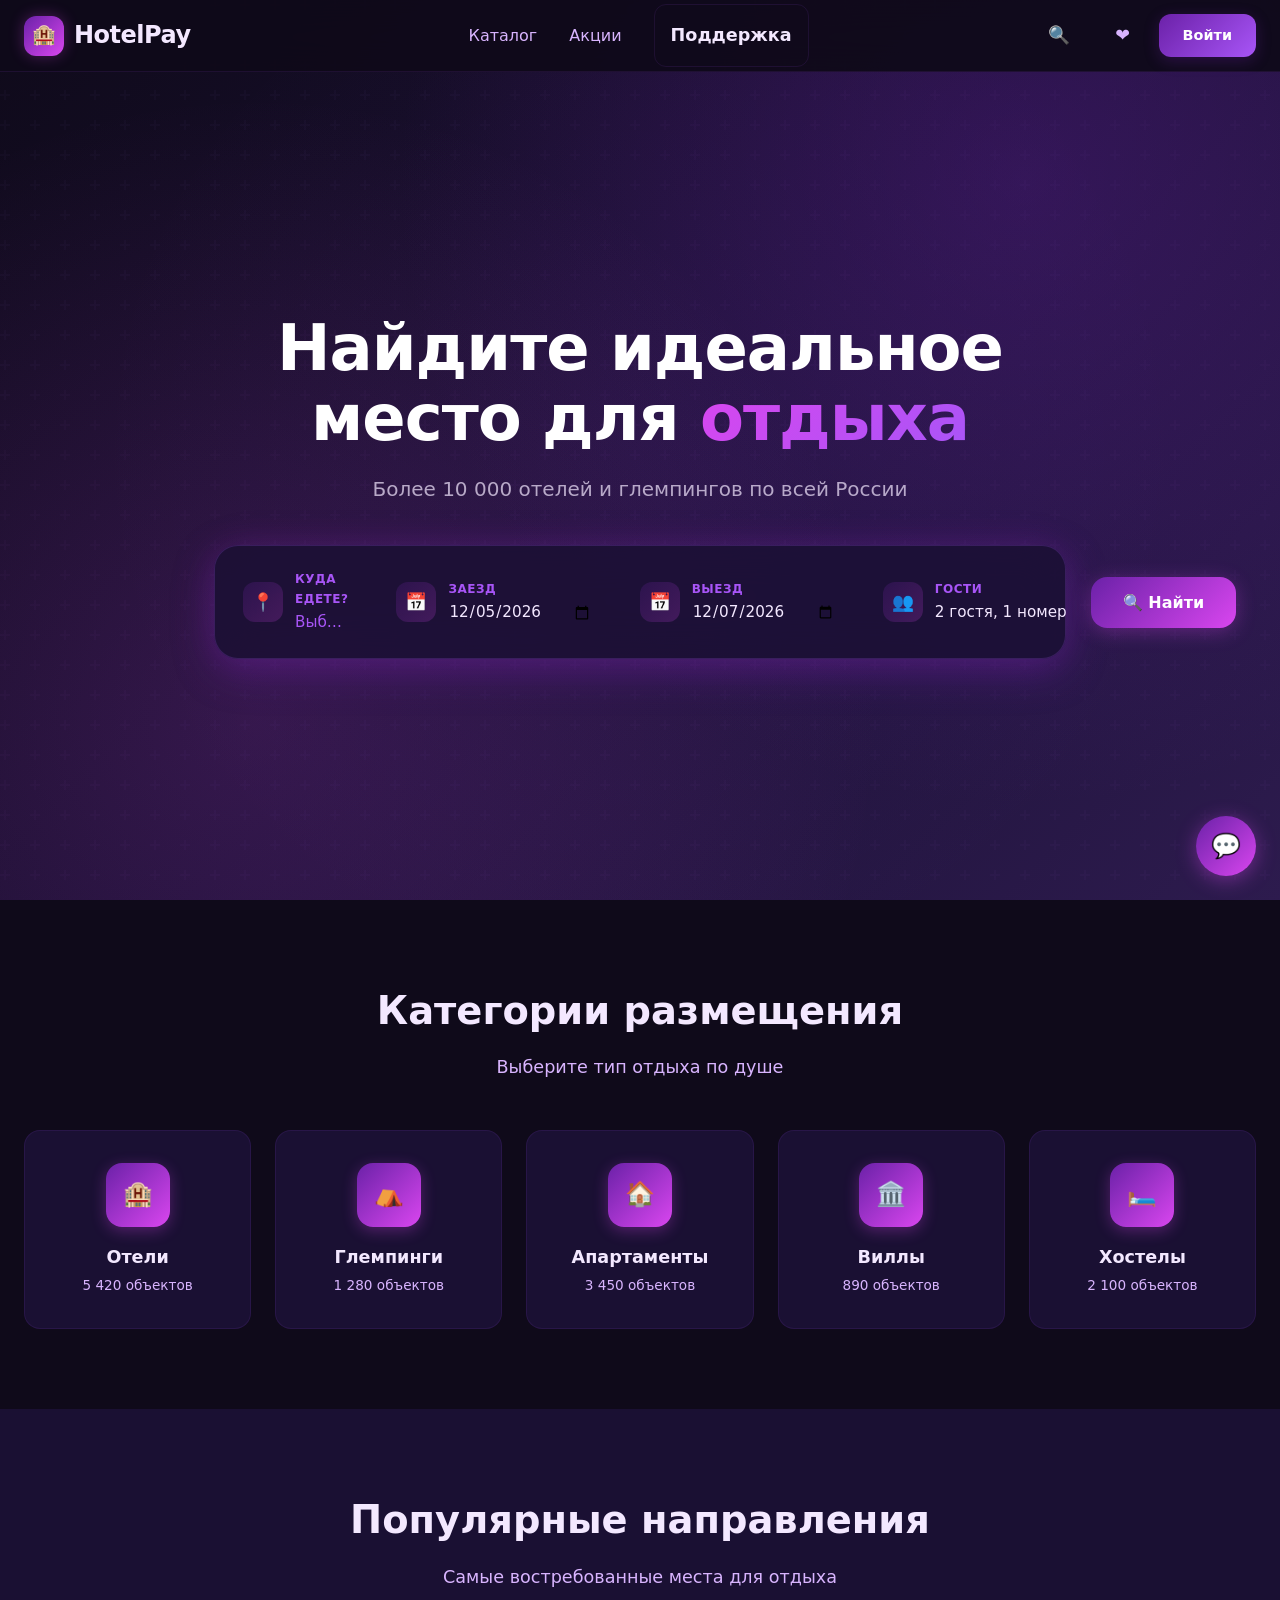
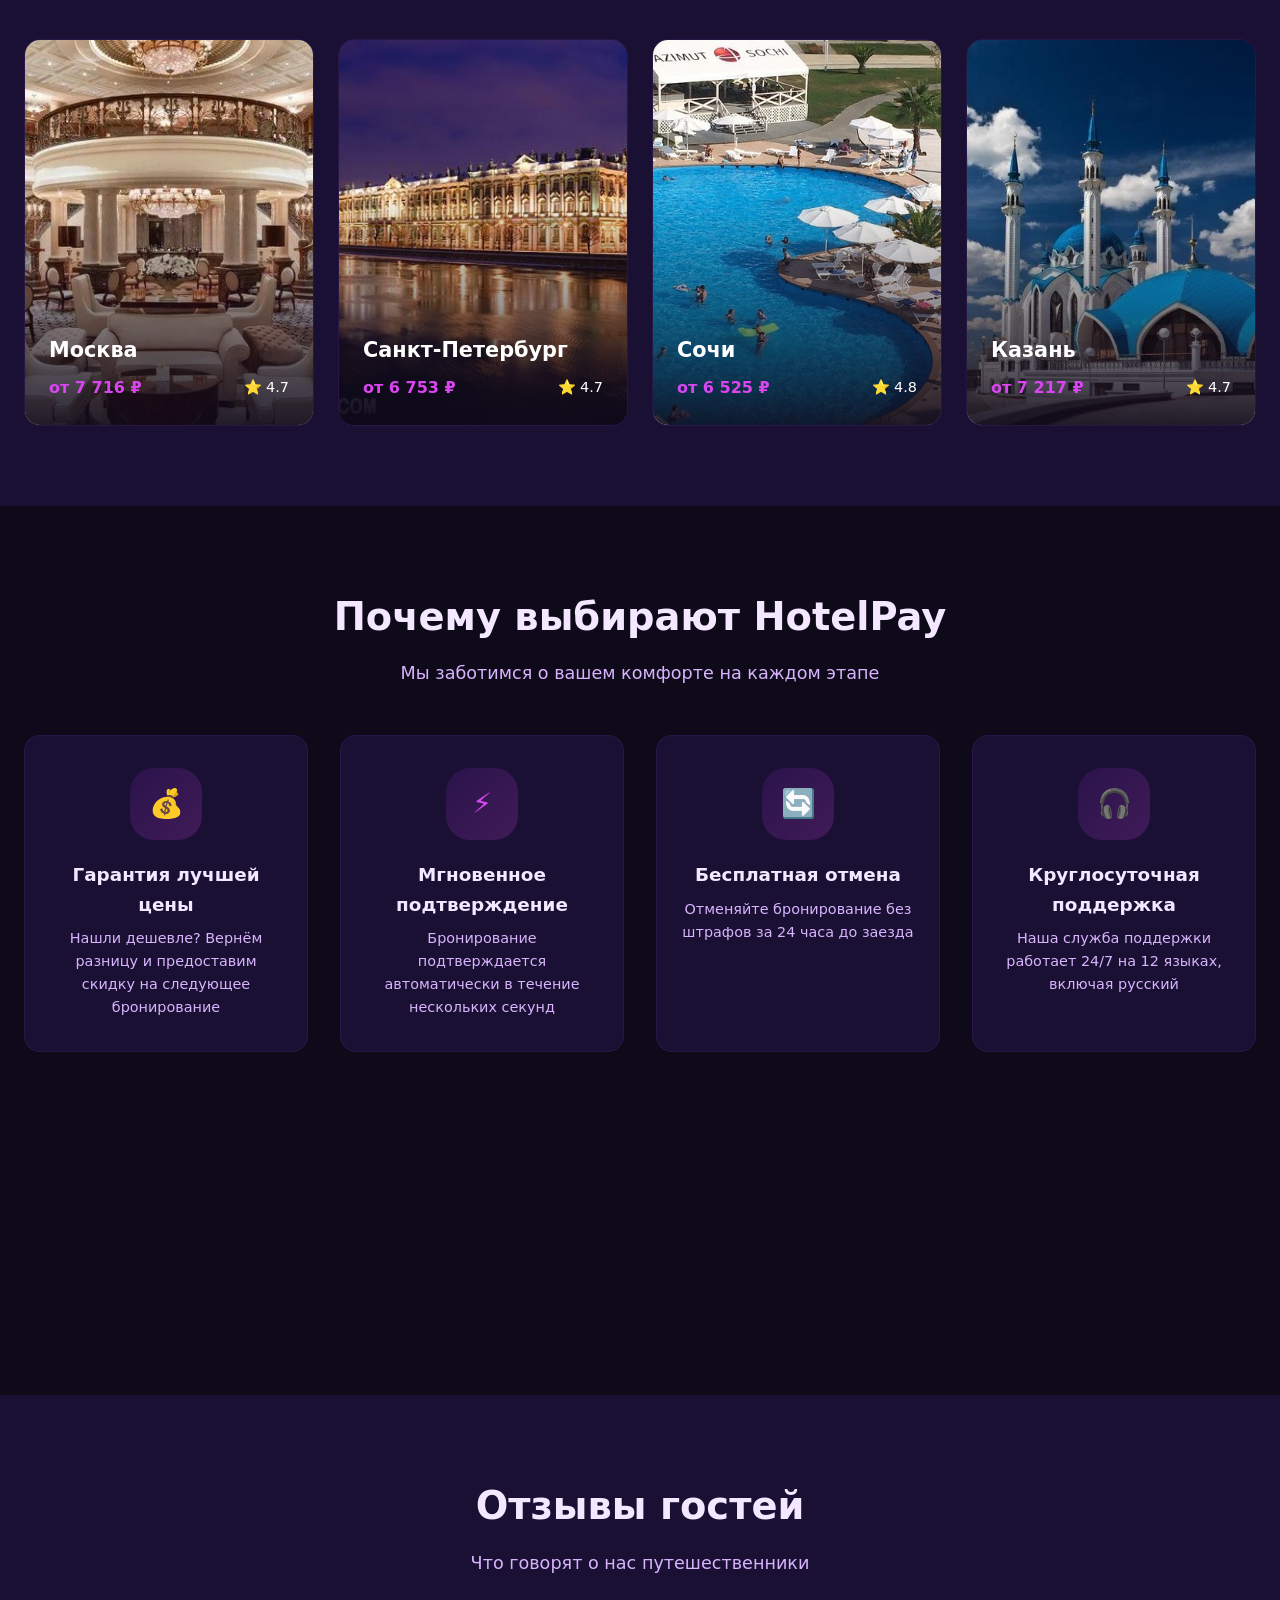
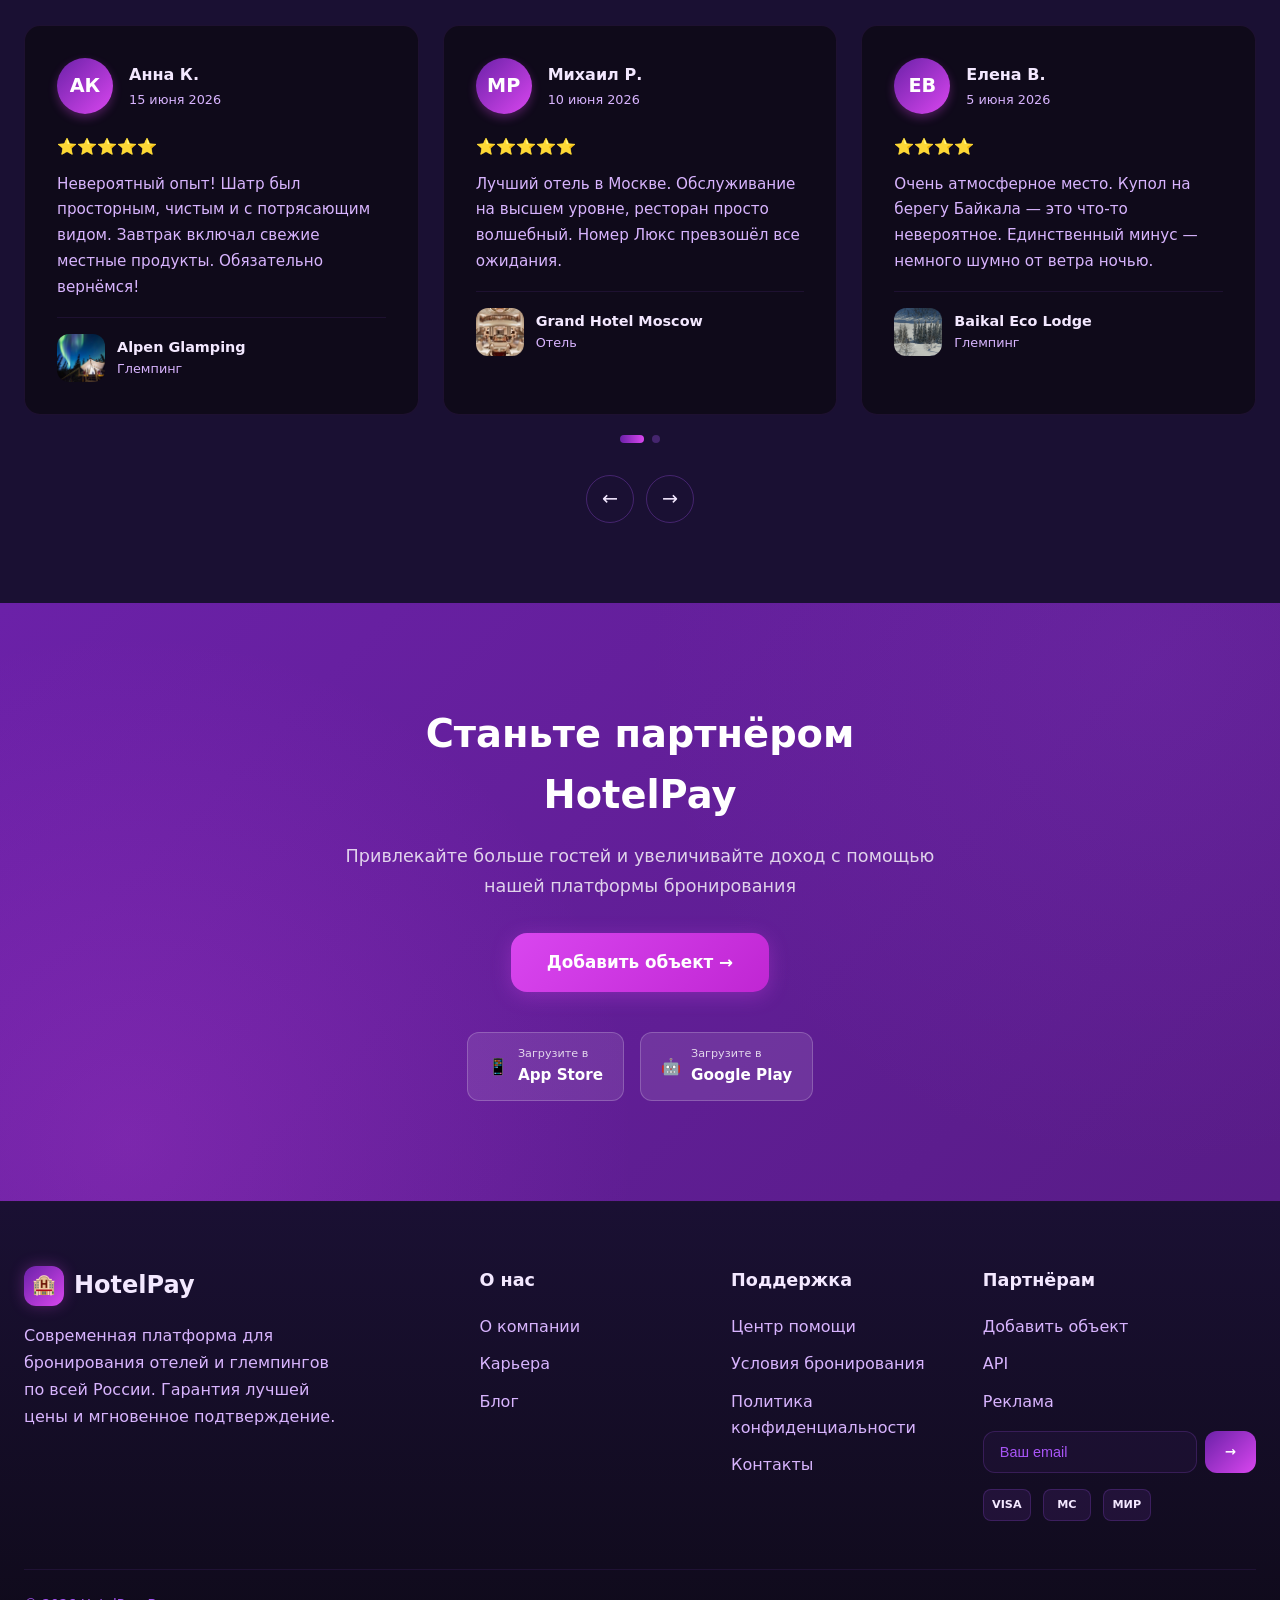
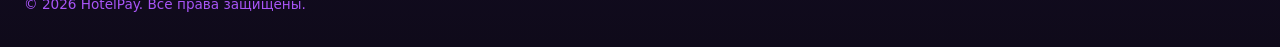
<file: hotelpay_final/index.html>
<!DOCTYPE html>
<html lang="ru">
<head>
  <meta charset="UTF-8">
  <meta name="viewport" content="width=device-width, initial-scale=1.0">
  <title>HotelPay — Бронирование отелей и глемпингов</title>
  <link rel="icon" type="image/png" sizes="32x32" href="images/favicon.png">
<link rel="apple-touch-icon" sizes="180x180" href="images/apple-touch-icon.png">
  <meta name="description" content="Бронируйте лучшие отели и глемпинги по всей России. Гарантия лучшей цены, мгновенное подтверждение, бесплатная отмена.">
  <link rel="stylesheet" href="css/variables.css">
  <link rel="stylesheet" href="css/header-footer.css">
  <link rel="stylesheet" href="css/index.css">
</head>
<body>
  <header class="header">
    <div class="header__inner">
      <a href="index.html" class="header__logo">
        <div class="header__logo-icon">🏨</div>
        HotelPay
      </a>
      <nav class="header__nav">
        <a href="catalog.html" class="header__nav-link" id="nav-catalog">Каталог</a>
                <a href="promotions.html" class="header__nav-link" >Акции</a>
      <a href="#" class="mobile-menu__link" onclick="toggleChat(); return false;">Поддержка</a>
      </nav>
      <div class="header__actions">
        <div class="header__search">
          <input type="text" class="header__search-input" placeholder="Поиск...">
          <button class="header__btn header__search-toggle">🔍</button>
        </div>
        <button class="header__btn" onclick="if(!isLoggedIn()){requireAuthForFavorites('profile.html#favorites');}else{location.href='profile.html#favorites';}">
          ❤️
          <span class="header__btn-badge" style="display:none">0</span>
        </button>
        <a href="login.html" class="header__btn header__btn--primary" id="header-auth-btn">Войти</a>
        <button class="header__menu-btn">
          <span></span>
          <span></span>
          <span></span>
        </button>
      </div>
    </div>
  </header>

  <div class="mobile-menu">
    <nav class="mobile-menu__nav">
      <a href="catalog.html" class="header__nav-link" id="nav-catalog">Каталог</a>
            <a href="promotions.html" class="mobile-menu__link" >Акции</a>
      <a href="#" class="mobile-menu__link" onclick="toggleChat(); return false;">Поддержка</a>
      <a href="login.html" class="mobile-menu__link" id="mobile-auth-link">Войти</a>
    </nav>
  </div>

  <section class="hero">
    <div class="hero__bg">
      <div class="hero__bg-pattern"></div>
    </div>
    <div class="hero__content">
      <h1 class="hero__title">Найдите идеальное место для <span>отдыха</span></h1>
      <p class="hero__subtitle">Более 10 000 отелей и глемпингов по всей России</p>

      <div class="search-box">
        <div class="search-box__field" data-field="destination">
          <div class="search-box__field-icon">📍</div>
          <div class="search-box__field-content">
            <span class="search-box__field-label">Куда едете?</span>
            <input type="text" class="search-box__field-value" placeholder="Выберите город" id="destination-input">
          </div>
          <div class="autocomplete-dropdown" id="autocomplete-dropdown"></div>
        </div>
        <div class="search-box__divider"></div>
        <div class="search-box__field">
          <div class="search-box__field-icon">📅</div>
          <div class="search-box__field-content">
            <span class="search-box__field-label">Заезд</span>
            <input type="date" class="search-box__field-value" id="checkin-date">
          </div>
        </div>
        <div class="search-box__divider"></div>
        <div class="search-box__field">
          <div class="search-box__field-icon">📅</div>
          <div class="search-box__field-content">
            <span class="search-box__field-label">Выезд</span>
            <input type="date" class="search-box__field-value" id="checkout-date">
          </div>
        </div>
        <div class="search-box__divider"></div>
        <div class="search-box__field" data-field="guests" id="guests-field">
          <div class="search-box__field-icon">👥</div>
          <div class="search-box__field-content">
            <span class="search-box__field-label">Гости</span>
            <span class="search-box__field-value" id="guests-display">2 гостя, 1 номер</span>
          </div>
          <div class="search-box__guests-dropdown" id="guests-dropdown">
            <div class="guests-row" data-type="adults">
              <div>
                <div class="guests-row__label">Взрослые</div>
                <div class="guests-row__desc">Старше 12 лет</div>
              </div>
              <div class="guests-counter" data-min="1">
                <button class="guests-counter__btn guests-counter__btn--minus">−</button>
                <span class="guests-counter__value">2</span>
                <button class="guests-counter__btn guests-counter__btn--plus">+</button>
              </div>
            </div>
            <div class="guests-row" data-type="children">
              <div>
                <div class="guests-row__label">Дети</div>
                <div class="guests-row__desc">До 12 лет</div>
              </div>
              <div class="guests-counter" data-min="0">
                <button class="guests-counter__btn guests-counter__btn--minus" disabled>−</button>
                <span class="guests-counter__value">0</span>
                <button class="guests-counter__btn guests-counter__btn--plus">+</button>
              </div>
            </div>
            <div class="guests-row" data-type="rooms">
              <div>
                <div class="guests-row__label">Номера</div>
              </div>
              <div class="guests-counter" data-min="1">
                <button class="guests-counter__btn guests-counter__btn--minus">−</button>
                <span class="guests-counter__value">1</span>
                <button class="guests-counter__btn guests-counter__btn--plus">+</button>
              </div>
            </div>
          </div>
        </div>
        <button class="search-box__btn" onclick="if(!isLoggedIn()){requireAuth('catalog.html');return;}searchHotels();">
          🔍 Найти
        </button>
      </div>
    </div>
  </section>

  <section class="categories">
    <div class="container">
      <div class="section-header animate-on-scroll">
        <h2 class="section-header__title">Категории размещения</h2>
        <p class="section-header__subtitle">Выберите тип отдыха по душе</p>
      </div>
      <div class="categories__grid" id="categories-grid">
        <div class="category-card animate-on-scroll" onclick="location.href='catalog.html?type=hotel'">
          <div class="category-card__icon">🏨</div>
          <div class="category-card__name">Отели</div>
          <div class="category-card__count">5 420 объектов</div>
        </div>
        <div class="category-card animate-on-scroll" onclick="location.href='catalog.html?type=glamping'">
          <div class="category-card__icon">⛺</div>
          <div class="category-card__name">Глемпинги</div>
          <div class="category-card__count">1 280 объектов</div>
        </div>
        <div class="category-card animate-on-scroll" onclick="location.href='catalog.html'">
          <div class="category-card__icon">🏠</div>
          <div class="category-card__name">Апартаменты</div>
          <div class="category-card__count">3 450 объектов</div>
        </div>
        <div class="category-card animate-on-scroll" onclick="location.href='catalog.html'">
          <div class="category-card__icon">🏛️</div>
          <div class="category-card__name">Виллы</div>
          <div class="category-card__count">890 объектов</div>
        </div>
        <div class="category-card animate-on-scroll" onclick="location.href='catalog.html'">
          <div class="category-card__icon">🛏️</div>
          <div class="category-card__name">Хостелы</div>
          <div class="category-card__count">2 100 объектов</div>
        </div>
      </div>
    </div>
  </section>

  <section class="popular">
    <div class="container">
      <div class="section-header animate-on-scroll">
        <h2 class="section-header__title">Популярные направления</h2>
        <p class="section-header__subtitle">Самые востребованные места для отдыха</p>
      </div>
      <div class="popular__grid" id="popular-grid"></div>
    </div>
  </section>

  <section class="features">
    <div class="container">
      <div class="section-header animate-on-scroll">
        <h2 class="section-header__title">Почему выбирают HotelPay</h2>
        <p class="section-header__subtitle">Мы заботимся о вашем комфорте на каждом этапе</p>
      </div>
      <div class="features__grid">
        <div class="feature-card animate-on-scroll">
          <div class="feature-card__icon">💰</div>
          <div class="feature-card__title">Гарантия лучшей цены</div>
          <div class="feature-card__desc">Нашли дешевле? Вернём разницу и предоставим скидку на следующее бронирование</div>
        </div>
        <div class="feature-card animate-on-scroll">
          <div class="feature-card__icon">⚡</div>
          <div class="feature-card__title">Мгновенное подтверждение</div>
          <div class="feature-card__desc">Бронирование подтверждается автоматически в течение нескольких секунд</div>
        </div>
        <div class="feature-card animate-on-scroll">
          <div class="feature-card__icon">🔄</div>
          <div class="feature-card__title">Бесплатная отмена</div>
          <div class="feature-card__desc">Отменяйте бронирование без штрафов за 24 часа до заезда</div>
        </div>
        <div class="feature-card animate-on-scroll">
          <div class="feature-card__icon">🎧</div>
          <div class="feature-card__title">Круглосуточная поддержка</div>
          <div class="feature-card__desc">Наша служба поддержки работает 24/7 на 12 языках, включая русский</div>
        </div>
      </div>
    </div>
  </section>

  <section class="stats">
    <div class="container">
      <div class="stats__grid" id="stats-grid"></div>
    </div>
  </section>

  <section class="reviews">
    <div class="container">
      <div class="section-header animate-on-scroll">
        <h2 class="section-header__title">Отзывы гостей</h2>
        <p class="section-header__subtitle">Что говорят о нас путешественники</p>
      </div>
      <div class="reviews__carousel">
        <div class="reviews__track" id="reviews-track"></div>
      </div>
      <div class="reviews__dots" id="reviews-dots"></div>
      <div class="reviews__nav">
        <button class="reviews__nav-btn reviews__nav-btn--prev" id="reviews-prev">←</button>
        <button class="reviews__nav-btn reviews__nav-btn--next" id="reviews-next">→</button>
      </div>
    </div>
  </section>

  <section class="cta">
    <div class="cta__pattern"></div>
    <div class="container">
      <div class="cta__content">
        <h2 class="cta__title">Станьте партнёром HotelPay</h2>
        <p class="cta__desc">Привлекайте больше гостей и увеличивайте доход с помощью нашей платформы бронирования</p>
        <a href="#" class="cta__btn" onclick="if(!isLoggedIn()){requireAuth('add-property.html');}else{location.href='add-property.html';} return false;">Добавить объект →</a>
        <div class="cta__apps">
          <a href="#" class="cta__app-btn" onclick="alert('App Store скоро!')">
            <span>📱</span>
            <div class="cta__app-text">
              <div class="cta__app-label">Загрузите в</div>
              <div class="cta__app-name">App Store</div>
            </div>
          </a>
          <a href="#" class="cta__app-btn" onclick="alert('Google Play скоро!')">
            <span>🤖</span>
            <div class="cta__app-text">
              <div class="cta__app-label">Загрузите в</div>
              <div class="cta__app-name">Google Play</div>
            </div>
          </a>
        </div>
      </div>
    </div>
  </section>

  <footer class="footer">
    <div class="container">
      <div class="footer__grid">
        <div class="footer__brand">
          <div class="footer__logo">
            <div class="header__logo-icon">🏨</div>
            HotelPay
          </div>
          <p class="footer__desc">Современная платформа для бронирования отелей и глемпингов по всей России. Гарантия лучшей цены и мгновенное подтверждение.</p>
          
        </div>
        <div>
          <div class="footer__title">О нас</div>
          <div class="footer__links">
            <a href="#" class="footer__link" onclick="openFooterModal('about'); return false;">О компании</a>
            <a href="#" class="footer__link" onclick="openFooterModal('career'); return false;">Карьера</a>
            <a href="#" class="footer__link" onclick="openFooterModal('blog'); return false;">Блог</a>
          </div>
        </div>
        <div>
          <div class="footer__title">Поддержка</div>
          <div class="footer__links">
            <a href="#" class="footer__link" onclick="openFooterModal('help'); return false;">Центр помощи</a>
            <a href="#" class="footer__link" onclick="openFooterModal('terms'); return false;">Условия бронирования</a>
            <a href="#" class="footer__link" onclick="openFooterModal('privacy'); return false;">Политика конфиденциальности</a>
            <a href="#" class="footer__link" onclick="openFooterModal('contacts'); return false;">Контакты</a>
          </div>
        </div>
        <div>
          <div class="footer__title">Партнёрам</div>
          <div class="footer__links">
            <a href="#" class="footer__link" onclick="if(!isLoggedIn()){requireAuth('add-property.html');}else{location.href='add-property.html';} return false;">Добавить объект</a>
            <a href="#" class="footer__link" onclick="openFooterModal('api'); return false;">API</a>
            <a href="#" class="footer__link" onclick="openFooterModal('ads'); return false;">Реклама</a>
          </div>
          <div class="footer__subscribe">
            <div class="footer__subscribe-form">
              <input type="email" class="footer__subscribe-input" placeholder="Ваш email" id="subscribe-email">
              <button class="footer__subscribe-btn" onclick="subscribeNews()">→</button>
            </div>
          </div>
          <div class="footer__payments">
            <div class="footer__payment">VISA</div>
            <div class="footer__payment">MC</div>
            <div class="footer__payment">МИР</div>
          </div>
        </div>
      </div>
      <div class="footer__bottom">
        <div class="footer__copyright">© 2026 HotelPay. Все права защищены.</div>
        </div></div>
  </footer>

  <script src="js/hotels.js"></script>
  <script src="js/auth.js"></script>
  <script src="js/main.js"></script>

<!-- Footer Modals -->



  <script src="js/search.js"></script>
  <script src="js/chat.js"></script>
  <script src="js/footer.js"></script>

</body>
</html>
</file>
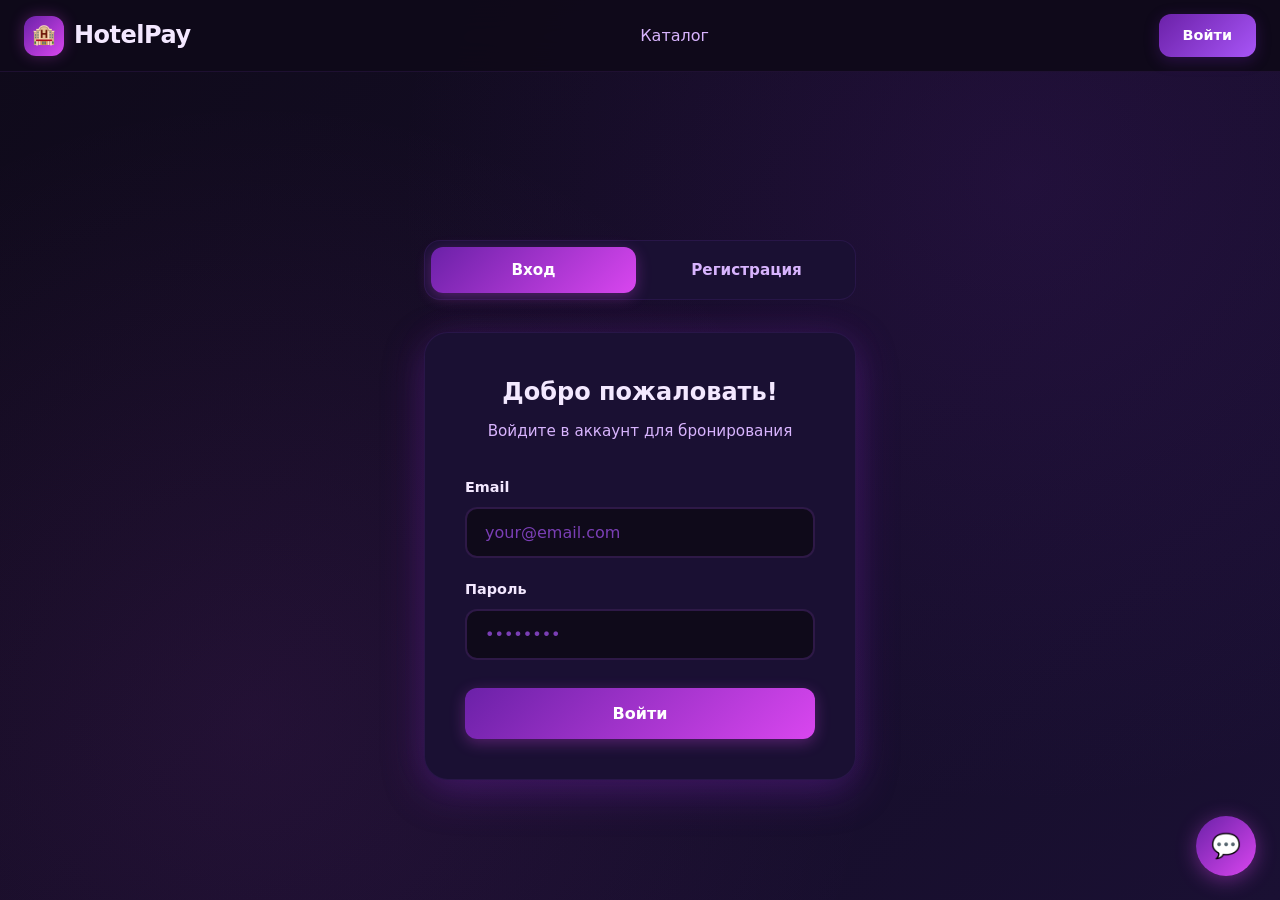
<file: hotelpay_final/add-property.html>
<!DOCTYPE html>
<html lang="ru">
<head>
  <meta charset="UTF-8">
  <meta name="viewport" content="width=device-width, initial-scale=1.0">
  <title>Добавить объект — HotelPay</title>
  <link rel="icon" type="image/png" sizes="32x32" href="images/favicon.png">
<link rel="apple-touch-icon" sizes="180x180" href="images/apple-touch-icon.png">
  <link rel="stylesheet" href="css/variables.css">
  <link rel="stylesheet" href="css/header-footer.css">
  <link rel="stylesheet" href="css/auth.css">
  <style>
    .add-property-page {
      padding-top: calc(var(--header-height) + 48px);
      min-height: 100vh;
      padding-bottom: 64px;
      background: linear-gradient(135deg, var(--bg) 0%, var(--bg-card) 100%);
      position: relative;
    }
    .add-property-page::before {
      content: '';
      position: absolute;
      inset: 0;
      background:
        radial-gradient(circle at 20% 80%, rgba(217, 70, 239, 0.08) 0%, transparent 50%),
        radial-gradient(circle at 80% 20%, rgba(107, 33, 168, 0.15) 0%, transparent 50%);
    }
    .add-property-container {
      position: relative;
      z-index: 2;
      max-width: 720px;
      margin: 0 auto;
      padding: 0 24px;
    }
    .add-property-form {
      background: var(--bg-card);
      border-radius: var(--radius-xl);
      padding: 40px;
      box-shadow: var(--shadow-lg), 0 0 40px rgba(217, 70, 239, 0.05);
      border: 1px solid rgba(168, 85, 247, 0.1);
      animation: fadeInUp 0.4s ease;
    }
    .add-property__title {
      font-size: 1.75rem;
      font-weight: 800;
      color: var(--text);
      margin-bottom: 8px;
      text-align: center;
    }
    .add-property__subtitle {
      color: var(--text-light);
      text-align: center;
      margin-bottom: 32px;
      font-size: 0.95rem;
    }
    .add-property__section {
      margin-bottom: 28px;
      padding-bottom: 28px;
      border-bottom: 1px solid rgba(168, 85, 247, 0.1);
    }
    .add-property__section:last-of-type {
      border-bottom: none;
    }
    .add-property__section-title {
      font-size: 1.1rem;
      font-weight: 700;
      color: var(--text);
      margin-bottom: 16px;
      display: flex;
      align-items: center;
      gap: 10px;
    }
    .add-property__section-title span {
      width: 32px;
      height: 32px;
      background: linear-gradient(135deg, rgba(107, 33, 168, 0.2), rgba(217, 70, 239, 0.2));
      border-radius: var(--radius);
      display: flex;
      align-items: center;
      justify-content: center;
      color: var(--accent);
      font-size: 1rem;
    }
    .form-row {
      display: grid;
      grid-template-columns: 1fr 1fr;
      gap: 16px;
      margin-bottom: 16px;
    }
    .form-group {
      margin-bottom: 16px;
    }
    .form-label {
      display: block;
      font-weight: 600;
      font-size: 0.9rem;
      margin-bottom: 8px;
      color: var(--text);
    }
    .form-label span {
      color: var(--danger);
    }
    .form-input,
    .form-select,
    .form-textarea {
      width: 100%;
      padding: 14px 16px;
      border: 1px solid rgba(168, 85, 247, 0.2);
      border-radius: var(--radius);
      font-size: 0.95rem;
      transition: var(--transition);
      background: var(--bg);
      color: var(--text);
    }
    .form-input:focus,
    .form-select:focus,
    .form-textarea:focus {
      border-color: var(--accent);
      box-shadow: 0 0 0 3px rgba(217, 70, 239, 0.1);
      outline: none;
    }
    .form-input::placeholder,
    .form-textarea::placeholder {
      color: var(--text-muted);
    }
    .form-textarea {
      resize: vertical;
      min-height: 120px;
    }
    .form-select {
      cursor: pointer;
    }
    .form-error {
      color: var(--danger);
      font-size: 0.8rem;
      margin-top: 4px;
      display: none;
    }
    .form-group.error .form-input,
    .form-group.error .form-select,
    .form-group.error .form-textarea {
      border-color: var(--danger);
    }
    .form-group.error .form-error {
      display: block;
    }
    .form-hint {
      font-size: 0.8rem;
      color: var(--text-muted);
      margin-top: 4px;
    }
    .checkbox-group {
      display: grid;
      grid-template-columns: repeat(2, 1fr);
      gap: 10px;
    }
    .checkbox-item {
      display: flex;
      align-items: center;
      gap: 8px;
      padding: 10px 12px;
      background: var(--bg);
      border-radius: var(--radius);
      border: 1px solid rgba(168, 85, 247, 0.1);
      cursor: pointer;
      transition: var(--transition);
    }
    .checkbox-item:hover {
      border-color: rgba(168, 85, 247, 0.3);
      background: rgba(168, 85, 247, 0.05);
    }
    .checkbox-item input {
      accent-color: var(--primary);
      width: 18px;
      height: 18px;
      cursor: pointer;
    }
    .checkbox-item span {
      font-size: 0.9rem;
      color: var(--text-light);
    }
    .file-upload {
      border: 2px dashed rgba(168, 85, 247, 0.3);
      border-radius: var(--radius-lg);
      padding: 32px;
      text-align: center;
      cursor: pointer;
      transition: var(--transition);
      background: var(--bg);
    }
    .file-upload:hover {
      border-color: var(--accent);
      background: rgba(168, 85, 247, 0.05);
    }
    .file-upload__icon {
      font-size: 2.5rem;
      margin-bottom: 12px;
    }
    .file-upload__text {
      color: var(--text-light);
      font-size: 0.9rem;
      margin-bottom: 4px;
    }
    .file-upload__hint {
      color: var(--text-muted);
      font-size: 0.8rem;
    }
    .submit-btn {
      width: 100%;
      padding: 16px;
      background: linear-gradient(135deg, var(--primary), var(--accent));
      color: white;
      border-radius: var(--radius);
      font-weight: 700;
      font-size: 1rem;
      transition: var(--transition);
      box-shadow: 0 4px 15px rgba(217, 70, 239, 0.3);
      border: none;
      cursor: pointer;
      margin-top: 8px;
    }
    .submit-btn:hover {
      transform: translateY(-2px);
      box-shadow: 0 6px 20px rgba(217, 70, 239, 0.5);
    }
    .success-message {
      display: none;
      text-align: center;
      padding: 48px 24px;
    }
    .success-message.visible {
      display: block;
      animation: fadeInUp 0.4s ease;
    }
    .success-message__icon {
      font-size: 4rem;
      margin-bottom: 16px;
    }
    .success-message__title {
      font-size: 1.5rem;
      font-weight: 800;
      color: var(--text);
      margin-bottom: 8px;
    }
    .success-message__text {
      color: var(--text-light);
      margin-bottom: 24px;
    }
    .success-message__btn {
      display: inline-block;
      padding: 12px 24px;
      background: linear-gradient(135deg, var(--primary), var(--accent));
      color: white;
      border-radius: var(--radius);
      font-weight: 600;
      transition: var(--transition);
      box-shadow: 0 4px 15px rgba(217, 70, 239, 0.3);
    }
    .success-message__btn:hover {
      transform: translateY(-2px);
      box-shadow: 0 6px 20px rgba(217, 70, 239, 0.5);
    }
    @media (max-width: 768px) {
      .add-property-form {
        padding: 24px 20px;
      }
      .form-row {
        grid-template-columns: 1fr;
      }
      .checkbox-group {
        grid-template-columns: 1fr;
      }
    }
  </style>
</head>
<body>
  <header class="header">
    <div class="header__inner">
      <a href="index.html" class="header__logo">
        <div class="header__logo-icon">🏨</div>
        HotelPay
      </a>
      <nav class="header__nav">
        <a href="catalog.html" class="header__nav-link" id="nav-catalog">Каталог</a>
                <a href="promotions.html" class="header__nav-link" id="nav-promotions">Акции</a>
      <a href="#" class="mobile-menu__link" onclick="toggleChat(); return false;">Поддержка</a>
        <a href="#" class="header__nav-link" onclick="toggleChat(); return false;">Поддержка</a>
      </nav>
      <div class="header__actions">
        <a href="login.html" class="header__btn header__btn--primary" id="header-auth-btn">Войти</a>
        <button class="header__menu-btn" id="menu-btn">
          <span></span>
          <span></span>
          <span></span>
        </button>
      </div>
    </div>
  </header>

  <div class="mobile-menu" id="mobile-menu">
    <nav class="mobile-menu__nav">
      <a href="catalog.html" class="header__nav-link" id="nav-catalog">Каталог</a>
            <a href="promotions.html" class="mobile-menu__link" id="mobile-nav-promotions">Акции</a>
      <a href="#" class="mobile-menu__link" onclick="toggleChat(); return false;">Поддержка</a>
        <a href="#" class="header__nav-link" onclick="toggleChat(); return false;">Поддержка</a>
      <a href="login.html" class="mobile-menu__link" id="mobile-auth-link">Войти</a>
    </nav>
  </div>

  <main class="add-property-page">
    <div class="add-property-container">
      <div class="add-property-form" id="property-form">
        <h1 class="add-property__title">🏨 Добавить объект</h1>
        <p class="add-property__subtitle">Заполните информацию о вашем объекте размещения</p>

        <form onsubmit="event.preventDefault(); submitProperty();">
          <!-- Основная информация -->
          <div class="add-property__section">
            <h2 class="add-property__section-title"><span>📋</span> Основная информация</h2>
            <div class="form-row">
              <div class="form-group">
                <label class="form-label">Название объекта <span>*</span></label>
                <input type="text" class="form-input" placeholder="Например: Солнечный берег" id="prop-name" required>
                <div class="form-error">Введите название объекта</div>
              </div>
              <div class="form-group">
                <label class="form-label">Тип размещения <span>*</span></label>
                <select class="form-select" id="prop-type" required>
                  <option value="">Выберите тип</option>
                  <option value="hotel">Отель</option>
                  <option value="glamping">Глемпинг</option>
                  <option value="apartment">Апартаменты</option>
                  <option value="villa">Вилла</option>
                  <option value="guesthouse">Гостевой дом</option>
                  <option value="hostel">Хостел</option>
                </select>
                <div class="form-error">Выберите тип размещения</div>
              </div>
            </div>
            <div class="form-row">
              <div class="form-group">
                <label class="form-label">Город <span>*</span></label>
                <input type="text" class="form-input" placeholder="Например: Сочи" id="prop-city" required>
                <div class="form-error">Введите город</div>
              </div>
              <div class="form-group">
                <label class="form-label">Регион <span>*</span></label>
                <input type="text" class="form-input" placeholder="Например: Краснодарский край" id="prop-region" required>
                <div class="form-error">Введите регион</div>
              </div>
            </div>
            <div class="form-group">
              <label class="form-label">Адрес</label>
              <input type="text" class="form-input" placeholder="Улица, дом" id="prop-address">
            </div>
          </div>

          <!-- Описание и цены -->
          <div class="add-property__section">
            <h2 class="add-property__section-title"><span>📝</span> Описание и цены</h2>
            <div class="form-group">
              <label class="form-label">Описание объекта <span>*</span></label>
              <textarea class="form-textarea" placeholder="Расскажите о вашем объекте: особенности, окружение, уникальные преимущества..." id="prop-description" required></textarea>
              <div class="form-error">Введите описание</div>
            </div>
            <div class="form-row">
              <div class="form-group">
                <label class="form-label">Цена за ночь (₽) <span>*</span></label>
                <input type="number" class="form-input" placeholder="5000" id="prop-price" min="1" required>
                <div class="form-error">Введите цену</div>
              </div>
              <div class="form-group">
                <label class="form-label">Количество номеров</label>
                <input type="number" class="form-input" placeholder="10" id="prop-rooms" min="1">
              </div>
            </div>
            <div class="form-row">
              <div class="form-group">
                <label class="form-label">Рейтинг (если есть)</label>
                <input type="number" class="form-input" placeholder="4.5" id="prop-rating" min="1" max="5" step="0.1">
              </div>
              <div class="form-group">
                <label class="form-label">Звёздность</label>
                <select class="form-select" id="prop-stars">
                  <option value="">Без категории</option>
                  <option value="2">2 звезды</option>
                  <option value="3">3 звезды</option>
                  <option value="4">4 звезды</option>
                  <option value="5">5 звёзд</option>
                </select>
              </div>
            </div>
          </div>

          <!-- Удобства -->
          <div class="add-property__section">
            <h2 class="add-property__section-title"><span>✨</span> Удобства</h2>
            <div class="checkbox-group">
              <label class="checkbox-item">
                <input type="checkbox" value="wifi">
                <span>📶 Wi-Fi</span>
              </label>
              <label class="checkbox-item">
                <input type="checkbox" value="pool">
                <span>🏊 Бассейн</span>
              </label>
              <label class="checkbox-item">
                <input type="checkbox" value="parking">
                <span>🅿️ Парковка</span>
              </label>
              <label class="checkbox-item">
                <input type="checkbox" value="spa">
                <span>💆 SPA</span>
              </label>
              <label class="checkbox-item">
                <input type="checkbox" value="restaurant">
                <span>🍽️ Ресторан</span>
              </label>
              <label class="checkbox-item">
                <input type="checkbox" value="gym">
                <span>💪 Тренажёрный зал</span>
              </label>
              <label class="checkbox-item">
                <input type="checkbox" value="pets">
                <span>🐕 Можно с животными</span>
              </label>
              <label class="checkbox-item">
                <input type="checkbox" value="breakfast">
                <span>🍳 Завтрак включён</span>
              </label>
              <label class="checkbox-item">
                <input type="checkbox" value="ac">
                <span>❄️ Кондиционер</span>
              </label>
              <label class="checkbox-item">
                <input type="checkbox" value="transfer">
                <span>🚐 Трансфер</span>
              </label>
            </div>
          </div>

          <!-- Контакты -->
          <div class="add-property__section">
            <h2 class="add-property__section-title"><span>📞</span> Контактные данные</h2>
            <div class="form-row">
              <div class="form-group">
                <label class="form-label">Имя контактного лица <span>*</span></label>
                <input type="text" class="form-input" placeholder="Иван Иванов" id="prop-contact-name" required>
                <div class="form-error">Введите имя</div>
              </div>
              <div class="form-group">
                <label class="form-label">Телефон <span>*</span></label>
                <input type="tel" class="form-input" placeholder="+7 (999) 123-45-67" id="prop-contact-phone" required>
                <div class="form-error">Введите телефон</div>
              </div>
            </div>
            <div class="form-group">
              <label class="form-label">Email <span>*</span></label>
              <input type="email" class="form-input" placeholder="partner@example.com" id="prop-contact-email" required>
              <div class="form-error">Введите корректный email</div>
            </div>
          </div>

          <!-- Фотографии -->
          <div class="add-property__section">
            <h2 class="add-property__section-title"><span>📷</span> Фотографии</h2>
            <div class="file-upload" onclick="document.getElementById('prop-photos').click()">
              <div class="file-upload__icon">📁</div>
              <div class="file-upload__text">Нажмите или перетащите фотографии сюда</div>
              <div class="file-upload__hint">Минимум 5 фото, форматы JPG, PNG. Максимум 10 МБ каждое.</div>
              <input type="file" id="prop-photos" multiple accept="image/*" style="display:none" onchange="handlePhotoUpload(this)">
            </div>
            <div class="form-hint" id="photo-hint" style="margin-top:8px; text-align:center;"></div>
          </div>

          <button type="submit" class="submit-btn">Отправить заявку</button>
        </form>
      </div>

      <div class="success-message" id="success-message">
        <div class="success-message__icon">🎉</div>
        <h2 class="success-message__title">Заявка отправлена!</h2>
        <p class="success-message__text">Спасибо! Мы рассмотрим вашу заявку в течение 1–2 рабочих дней и свяжемся с вами по указанному email.</p>
        <a href="index.html" class="success-message__btn">На главную</a>
      </div>
    </div>
  </main>

  <script src="js/auth.js"></script>
  <script src="js/main.js"></script>
  <script>
    function handlePhotoUpload(input) {
      const hint = document.getElementById('photo-hint');
      if (input.files && input.files.length > 0) {
        hint.textContent = `Выбрано файлов: ${input.files.length}`;
        hint.style.color = 'var(--success)';
      }
    }

    function submitProperty() {
      const name = document.getElementById('prop-name').value.trim();
      const type = document.getElementById('prop-type').value;
      const city = document.getElementById('prop-city').value.trim();
      const region = document.getElementById('prop-region').value.trim();
      const description = document.getElementById('prop-description').value.trim();
      const price = document.getElementById('prop-price').value;
      const contactName = document.getElementById('prop-contact-name').value.trim();
      const contactPhone = document.getElementById('prop-contact-phone').value.trim();
      const contactEmail = document.getElementById('prop-contact-email').value.trim();

      let hasError = false;

      // Validate required fields
      if (!name) { document.getElementById('prop-name').closest('.form-group').classList.add('error'); hasError = true; }
      else { document.getElementById('prop-name').closest('.form-group').classList.remove('error'); }

      if (!type) { document.getElementById('prop-type').closest('.form-group').classList.add('error'); hasError = true; }
      else { document.getElementById('prop-type').closest('.form-group').classList.remove('error'); }

      if (!city) { document.getElementById('prop-city').closest('.form-group').classList.add('error'); hasError = true; }
      else { document.getElementById('prop-city').closest('.form-group').classList.remove('error'); }

      if (!region) { document.getElementById('prop-region').closest('.form-group').classList.add('error'); hasError = true; }
      else { document.getElementById('prop-region').closest('.form-group').classList.remove('error'); }

      if (!description) { document.getElementById('prop-description').closest('.form-group').classList.add('error'); hasError = true; }
      else { document.getElementById('prop-description').closest('.form-group').classList.remove('error'); }

      if (!price) { document.getElementById('prop-price').closest('.form-group').classList.add('error'); hasError = true; }
      else { document.getElementById('prop-price').closest('.form-group').classList.remove('error'); }

      if (!contactName) { document.getElementById('prop-contact-name').closest('.form-group').classList.add('error'); hasError = true; }
      else { document.getElementById('prop-contact-name').closest('.form-group').classList.remove('error'); }

      if (!contactPhone) { document.getElementById('prop-contact-phone').closest('.form-group').classList.add('error'); hasError = true; }
      else { document.getElementById('prop-contact-phone').closest('.form-group').classList.remove('error'); }

      if (!contactEmail || !contactEmail.includes('@')) {
        document.getElementById('prop-contact-email').closest('.form-group').classList.add('error'); hasError = true;
      } else {
        document.getElementById('prop-contact-email').closest('.form-group').classList.remove('error');
      }

      if (hasError) return;

      // Save to localStorage
      const properties = JSON.parse(localStorage.getItem('hotelpay_pending_properties') || '[]');
      properties.push({
        name, type, city, region, description, price,
        contactName, contactPhone, contactEmail,
        submittedAt: new Date().toISOString()
      });
      localStorage.setItem('hotelpay_pending_properties', JSON.stringify(properties));

      // Show success
      document.getElementById('property-form').style.display = 'none';
      document.getElementById('success-message').classList.add('visible');
    }
  </script>

<script>
// Check auth on page load
if (!isLoggedIn()) {
  requireAuth('add-property.html');
}
</script>
  <script src="js/search.js"></script>
  <script src="js/chat.js"></script>
  <script src="js/footer.js"></script>
</body>
</html>
</file>
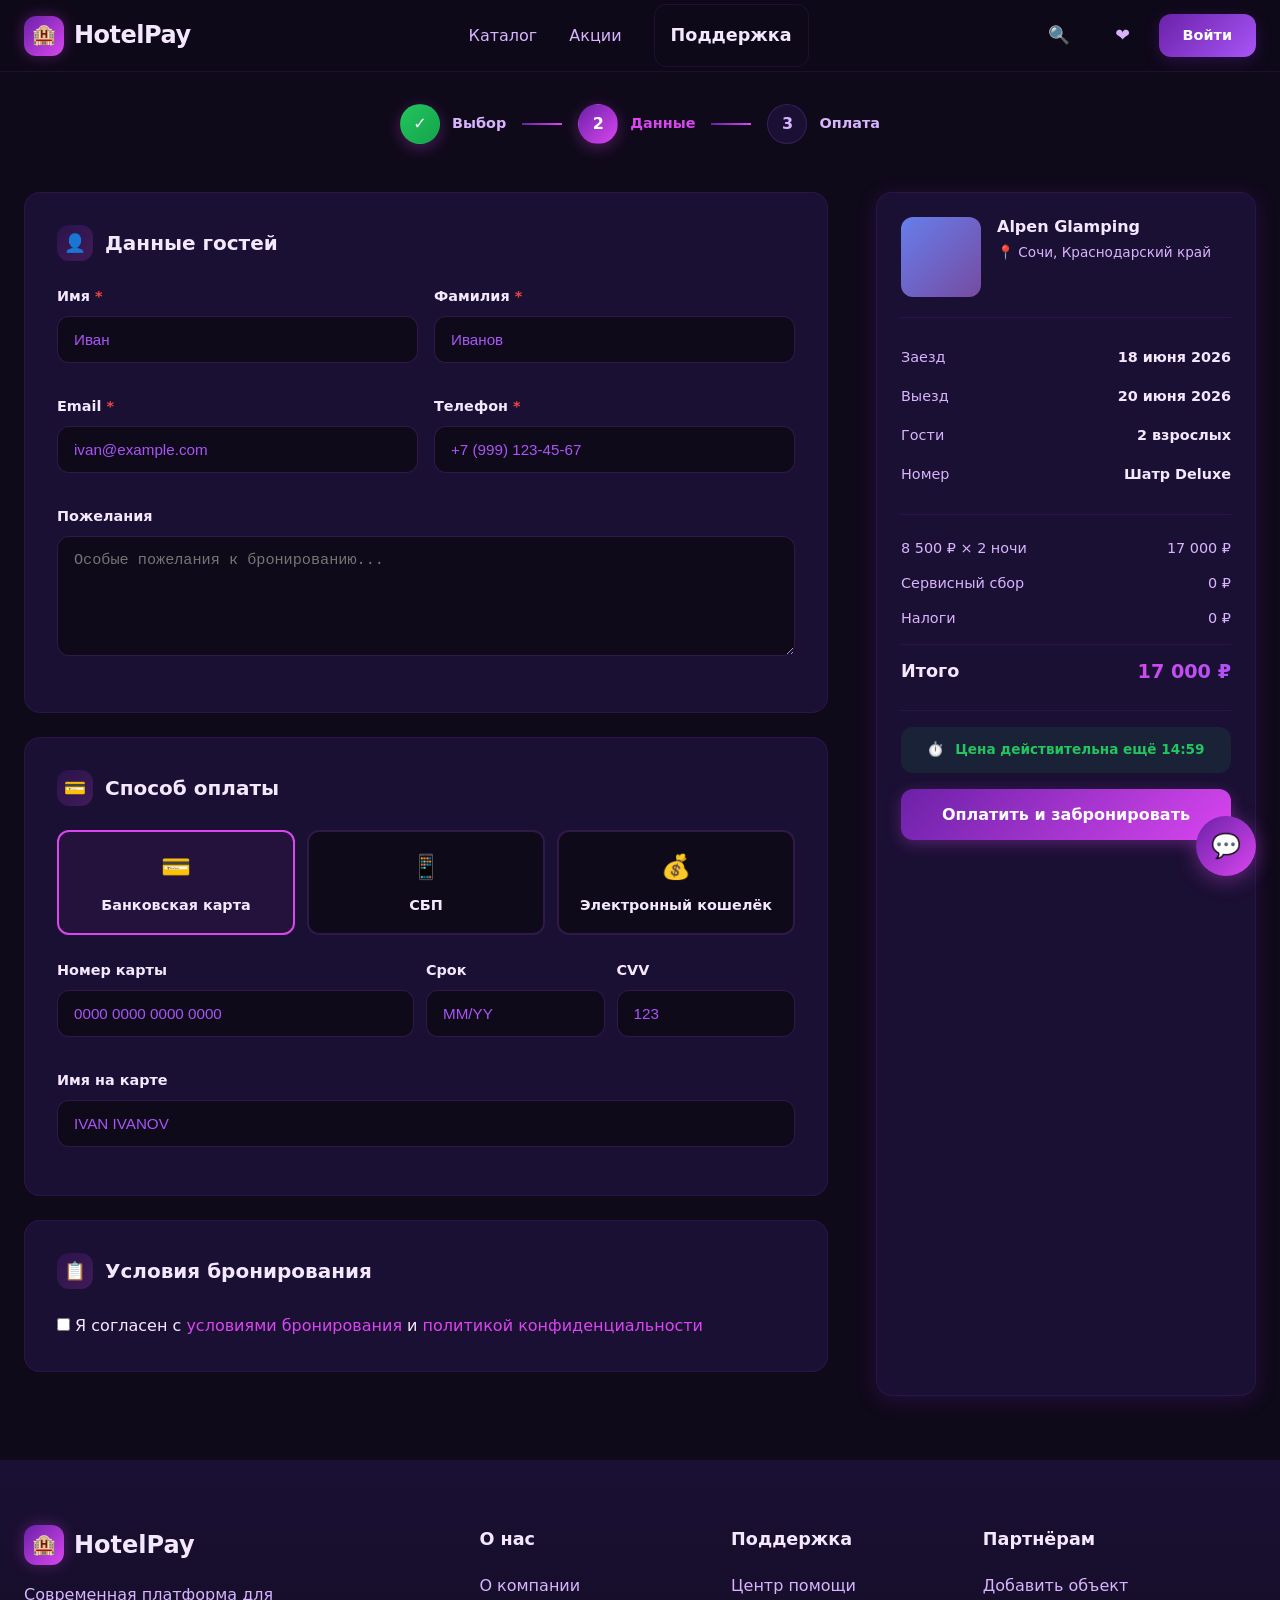
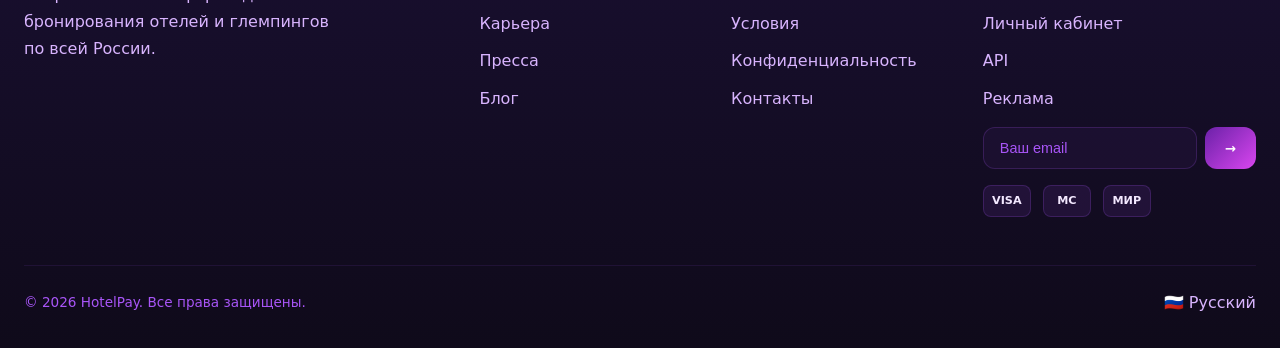
<file: hotelpay_final/booking.html>
<!DOCTYPE html>
<html lang="ru">
<head>
  <meta charset="UTF-8">
  <meta name="viewport" content="width=device-width, initial-scale=1.0">
  <title>Бронирование — HotelPay</title>
  <link rel="icon" type="image/png" sizes="32x32" href="images/favicon.png">
<link rel="apple-touch-icon" sizes="180x180" href="images/apple-touch-icon.png">
  <link rel="stylesheet" href="css/variables.css">
  <link rel="stylesheet" href="css/header-footer.css">
  <link rel="stylesheet" href="css/booking.css">
</head>
<body>
  <header class="header">
    <div class="header__inner">
      <a href="index.html" class="header__logo">
        <div class="header__logo-icon">🏨</div>
        HotelPay
      </a>
      <nav class="header__nav">
        <a href="catalog.html" class="header__nav-link" id="nav-catalog">Каталог</a>
                <a href="promotions.html" class="header__nav-link" >Акции</a>
      <a href="#" class="mobile-menu__link" onclick="toggleChat(); return false;">Поддержка</a>
      </nav>
      <div class="header__actions">
        <div class="header__search">
          <input type="text" class="header__search-input" placeholder="Поиск...">
          <button class="header__btn header__search-toggle">🔍</button>
        </div>
        <button class="header__btn" onclick="if(!isLoggedIn()){requireAuthForFavorites('profile.html#favorites');}else{location.href='profile.html#favorites';}">
          ❤️
          <span class="header__btn-badge" style="display:none">0</span>
        </button>
        <a href="login.html" class="header__btn header__btn--primary" id="auth-btn">Войти</a>
        <button class="header__menu-btn">
          <span></span>
          <span></span>
          <span></span>
        </button>
      </div>
    </div>
  </header>

  <div class="mobile-menu">
    <nav class="mobile-menu__nav">
      <a href="catalog.html" class="header__nav-link" id="nav-catalog">Каталог</a>
            <a href="promotions.html" class="mobile-menu__link" >Акции</a>
      <a href="#" class="mobile-menu__link" onclick="toggleChat(); return false;">Поддержка</a>
      <a href="profile.html" class="mobile-menu__link">Личный кабинет</a>
    </nav>
  </div>

  <main class="booking-page page-content">
    <div class="container">
      <div class="booking-steps">
        <div class="booking-step completed">
          <div class="booking-step__number">✓</div>
          <div class="booking-step__label">Выбор</div>
        </div>
        <div class="booking-step__divider"></div>
        <div class="booking-step active">
          <div class="booking-step__number">2</div>
          <div class="booking-step__label">Данные</div>
        </div>
        <div class="booking-step__divider"></div>
        <div class="booking-step">
          <div class="booking-step__number">3</div>
          <div class="booking-step__label">Оплата</div>
        </div>
      </div>

      <div class="booking-layout">
        <div class="booking-form">
          <div class="booking-form__section">
            <h2 class="booking-form__section-title">
              <span>👤</span> Данные гостей
            </h2>
            <div class="form-row">
              <div class="form-group">
                <label class="form-label">Имя <span>*</span></label>
                <input type="text" class="form-input" placeholder="Иван" id="guest-firstname">
                <div class="form-error">Введите имя</div>
              </div>
              <div class="form-group">
                <label class="form-label">Фамилия <span>*</span></label>
                <input type="text" class="form-input" placeholder="Иванов" id="guest-lastname">
                <div class="form-error">Введите фамилию</div>
              </div>
            </div>
            <div class="form-row">
              <div class="form-group">
                <label class="form-label">Email <span>*</span></label>
                <input type="email" class="form-input" placeholder="ivan@example.com" id="guest-email">
                <div class="form-error">Введите корректный email</div>
              </div>
              <div class="form-group">
                <label class="form-label">Телефон <span>*</span></label>
                <input type="tel" class="form-input" placeholder="+7 (999) 123-45-67" id="guest-phone">
                <div class="form-error">Введите телефон</div>
              </div>
            </div>
            <div class="form-group">
              <label class="form-label">Пожелания</label>
              <textarea class="form-textarea" placeholder="Особые пожелания к бронированию..." id="guest-wishes"></textarea>
            </div>
          </div>

          <div class="booking-form__section">
            <h2 class="booking-form__section-title">
              <span>💳</span> Способ оплаты
            </h2>
            <div class="payment-methods">
              <div class="payment-method active" onclick="selectPayment(this, 'card')">
                <div class="payment-method__icon">💳</div>
                <div class="payment-method__name">Банковская карта</div>
              </div>
              <div class="payment-method" onclick="selectPayment(this, 'sbp')">
                <div class="payment-method__icon">📱</div>
                <div class="payment-method__name">СБП</div>
              </div>
              <div class="payment-method" onclick="selectPayment(this, 'wallet')">
                <div class="payment-method__icon">💰</div>
                <div class="payment-method__name">Электронный кошелёк</div>
              </div>
            </div>
            <div class="form-row card-inputs">
              <div class="form-group">
                <label class="form-label">Номер карты</label>
                <input type="text" class="form-input" placeholder="0000 0000 0000 0000" maxlength="19" id="card-number">
              </div>
              <div class="form-group">
                <label class="form-label">Срок</label>
                <input type="text" class="form-input" placeholder="MM/YY" maxlength="5" id="card-expiry">
              </div>
              <div class="form-group">
                <label class="form-label">CVV</label>
                <input type="text" class="form-input" placeholder="123" maxlength="3" id="card-cvv">
              </div>
            </div>
            <div class="form-group">
              <label class="form-label">Имя на карте</label>
              <input type="text" class="form-input" placeholder="IVAN IVANOV" id="card-name">
            </div>
          </div>

          <div class="booking-form__section">
            <h2 class="booking-form__section-title">
              <span>📋</span> Условия бронирования
            </h2>
            <label class="filter-checkbox" style="margin-bottom: 12px;">
              <input type="checkbox" id="terms-agree">
              <span>Я согласен с <a href="#" style="color: var(--accent);" onclick="alert('Условия скоро!')">условиями бронирования</a> и <a href="#" style="color: var(--accent);" onclick="alert('Политика скоро!')">политикой конфиденциальности</a></span>
            </label>
          </div>
        </div>

        <div class="booking-summary">
          <div class="booking-summary__property">
            <div class="booking-summary__img" style="background: linear-gradient(135deg, #667eea, #764ba2)"></div>
            <div class="booking-summary__info">
              <div class="booking-summary__name">Alpen Glamping</div>
              <div class="booking-summary__location">📍 Сочи, Краснодарский край</div>
            </div>
          </div>
          <div class="booking-summary__dates">
            <div class="booking-summary__date-row">
              <span class="booking-summary__date-label">Заезд</span>
              <span class="booking-summary__date-value">18 июня 2026</span>
            </div>
            <div class="booking-summary__date-row">
              <span class="booking-summary__date-label">Выезд</span>
              <span class="booking-summary__date-value">20 июня 2026</span>
            </div>
            <div class="booking-summary__date-row">
              <span class="booking-summary__date-label">Гости</span>
              <span class="booking-summary__date-value">2 взрослых</span>
            </div>
            <div class="booking-summary__date-row">
              <span class="booking-summary__date-label">Номер</span>
              <span class="booking-summary__date-value">Шатр Deluxe</span>
            </div>
          </div>
          <div class="booking-summary__price-rows">
            <div class="booking-summary__price-row">
              <span>8 500 ₽ × 2 ночи</span>
              <span>17 000 ₽</span>
            </div>
            <div class="booking-summary__price-row">
              <span>Сервисный сбор</span>
              <span>0 ₽</span>
            </div>
            <div class="booking-summary__price-row">
              <span>Налоги</span>
              <span>0 ₽</span>
            </div>
            <div class="booking-summary__price-row booking-summary__price-row--total">
              <span>Итого</span>
              <span>17 000 ₽</span>
            </div>
          </div>
          <div class="booking-summary__timer">
            <span>⏱️</span> Цена действительна ещё 14:59
          </div>
          <button class="booking-summary__btn" onclick="submitBooking()">Оплатить и забронировать</button>
        </div>
      </div>
    </div>
  </main>

  <div class="modal-overlay" id="success-modal">
    <div class="modal">
      <div class="modal__icon">✓</div>
      <h2 class="modal__title">Бронирование подтверждено!</h2>
      <p class="modal__text">Ваше бронирование успешно оформлено.</p>
      <p class="modal__text">Подтверждение отправлено на email.</p>
      <div class="modal__code">HP-20260618-001</div>
      <a href="profile.html" class="modal__btn">Перейти в личный кабинет</a>
    </div>
  </div>

  <footer class="footer">
    <div class="container">
      <div class="footer__grid">
        <div class="footer__brand">
          <div class="footer__logo">
            <div class="header__logo-icon">🏨</div>
            HotelPay
          </div>
          <p class="footer__desc">Современная платформа для бронирования отелей и глемпингов по всей России.</p>
          
        </div>
        <div>
          <div class="footer__title">О нас</div>
          <div class="footer__links">
            <a href="#" class="footer__link" onclick="openFooterModal('help'); return false;">О компании</a>
            <a href="#" class="footer__link" onclick="openFooterModal('help'); return false;">Карьера</a>
            <a href="#" class="footer__link" onclick="openFooterModal('help'); return false;">Пресса</a>
            <a href="#" class="footer__link" onclick="openFooterModal('help'); return false;">Блог</a>
          </div>
        </div>
        <div>
          <div class="footer__title">Поддержка</div>
          <div class="footer__links">
            <a href="#" class="footer__link" onclick="openFooterModal('help'); return false;">Центр помощи</a>
            <a href="#" class="footer__link" onclick="openFooterModal('help'); return false;">Условия</a>
            <a href="#" class="footer__link" onclick="openFooterModal('help'); return false;">Конфиденциальность</a>
            <a href="#" class="footer__link" onclick="openFooterModal('help'); return false;">Контакты</a>
          </div>
        </div>
        <div>
          <div class="footer__title">Партнёрам</div>
          <div class="footer__links">
            <a href="#" class="footer__link" onclick="openFooterModal('help'); return false;">Добавить объект</a>
            <a href="#" class="footer__link" onclick="openFooterModal('help'); return false;">Личный кабинет</a>
            <a href="#" class="footer__link" onclick="openFooterModal('help'); return false;">API</a>
            <a href="#" class="footer__link" onclick="openFooterModal('help'); return false;">Реклама</a>
          </div>
          <div class="footer__subscribe">
            <div class="footer__subscribe-form">
              <input type="email" class="footer__subscribe-input" placeholder="Ваш email">
              <button class="footer__subscribe-btn" onclick="alert('Подписка оформлена!')">→</button>
            </div>
          </div>
          <div class="footer__payments">
            <div class="footer__payment">VISA</div>
            <div class="footer__payment">MC</div>
            <div class="footer__payment">МИР</div>
          </div>
        </div>
      </div>
      <div class="footer__bottom">
        <div class="footer__copyright">© 2026 HotelPay. Все права защищены.</div>
        <div>🇷🇺 Русский</div>
      </div>
    </div>
  </footer>

  <script src="js/hotels.js"></script>
  <script src="js/auth.js"></script>
  <script src="js/main.js"></script>
  <script src="js/search.js"></script>
  <script src="js/chat.js"></script>
  <script src="js/footer.js"></script>
</body>
</html>
</file>
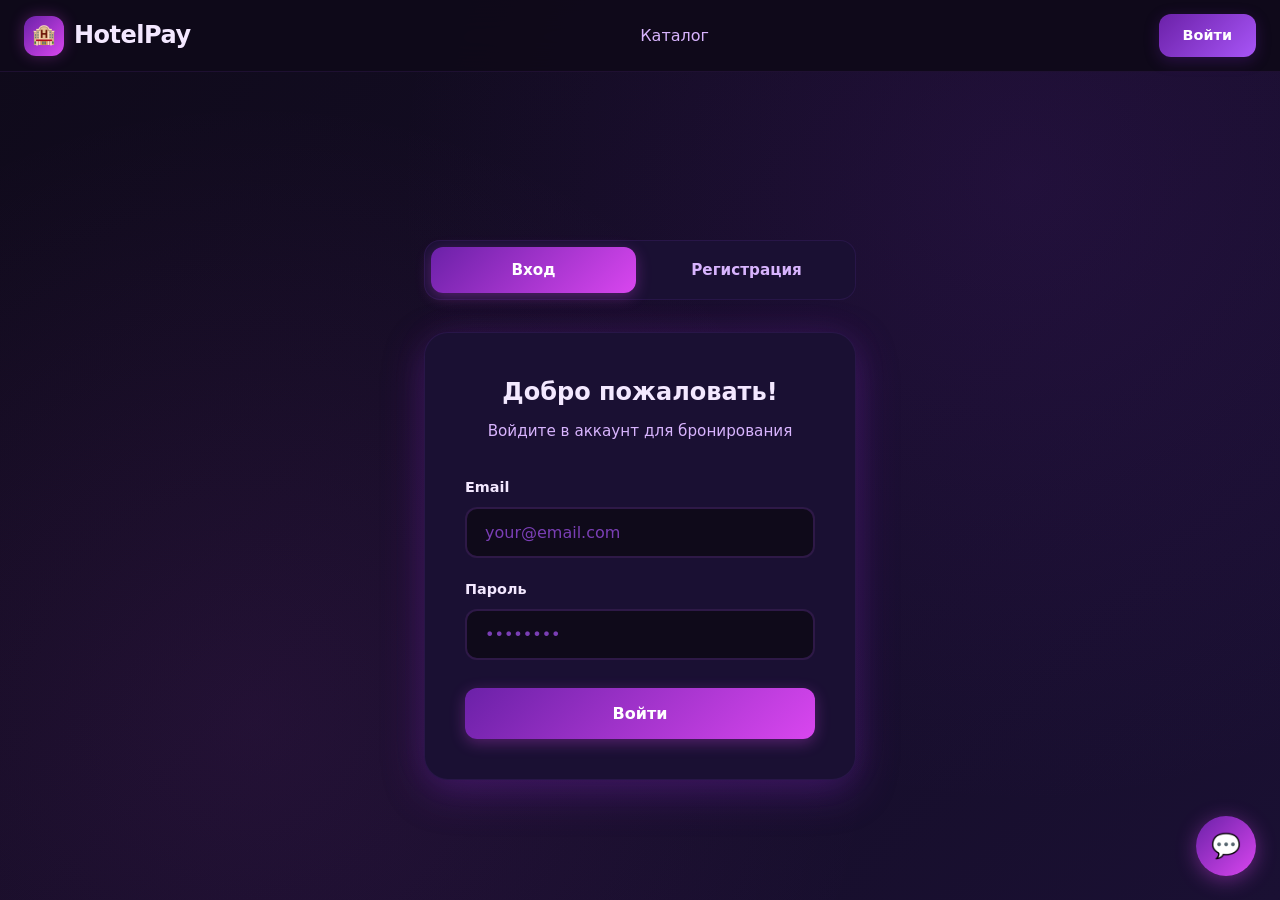
<file: hotelpay_final/login.html>
<!DOCTYPE html>
<html lang="ru">
<head>
  <meta charset="UTF-8">
  <meta name="viewport" content="width=device-width, initial-scale=1.0">
  <title>Вход — HotelPay</title>
  <link rel="icon" type="image/png" sizes="32x32" href="images/favicon.png">
<link rel="apple-touch-icon" sizes="180x180" href="images/apple-touch-icon.png">
  <link rel="stylesheet" href="css/variables.css">
  <link rel="stylesheet" href="css/header-footer.css">
  <link rel="stylesheet" href="css/auth.css">

<script src="js/auth.js"></script>
<script>
// Redirect if already logged in
document.addEventListener('DOMContentLoaded', function() {
  if (isLoggedIn()) {
    var returnUrl = localStorage.getItem('hotelpay_return_url');
    if (returnUrl) {
      localStorage.removeItem('hotelpay_return_url');
      window.location.href = returnUrl;
    } else {
      window.location.href = 'index.html';
    }
  }
});
</script>
</head>
<body>
  <header class="header">
    <div class="header__inner">
      <a href="index.html" class="header__logo">
        <div class="header__logo-icon">🏨</div>
        HotelPay
      </a>
      <nav class="header__nav">
        <a href="catalog.html" class="header__nav-link" id="nav-catalog">Каталог</a>
              </nav>
      <div class="header__actions">
        <a href="login.html" class="header__btn header__btn--primary">Войти</a>
        <button class="header__menu-btn">
          <span></span><span></span><span></span>
        </button>
      </div>
    </div>
  </header>

  <div class="mobile-menu">
    <nav class="mobile-menu__nav">
      <a href="catalog.html" class="header__nav-link" id="nav-catalog">Каталог</a>
      <a href="catalog.html" class="mobile-menu__link">Направления</a>
    </nav>
  </div>

  <main class="auth-page">
    <div class="auth-container">
      <div class="auth-tabs">
        <button class="auth-tab active" onclick="switchAuthTab('login')" id="tab-login">Вход</button>
        <button class="auth-tab" onclick="switchAuthTab('register')" id="tab-register">Регистрация</button>
      </div>

      <!-- Login Form -->
      <div class="auth-form" id="form-login">
        <h2 class="auth-title">Добро пожаловать!</h2>
        <p class="auth-subtitle">Войдите в аккаунт для бронирования</p>

        <form onsubmit="event.preventDefault(); handleLogin();">
          <div class="form-group">
            <label class="form-label">Email</label>
            <input type="email" class="form-input" placeholder="your@email.com" id="login-email" required>
          </div>
          <div class="form-group">
            <label class="form-label">Пароль</label>
            <input type="password" class="form-input" placeholder="••••••••" id="login-password" required>
          </div>
          <button type="submit" class="auth-btn">Войти</button>
        </form>


      </div>

      <!-- Register Form -->
      <div class="auth-form" id="form-register" style="display:none;">
        <h2 class="auth-title">Создать аккаунт</h2>
        <p class="auth-subtitle">Зарегистрируйтесь для доступа к бронированию</p>

        <form onsubmit="event.preventDefault(); handleRegister();">
          <div class="form-row">
            <div class="form-group">
              <label class="form-label">Имя <span>*</span></label>
              <input type="text" class="form-input" placeholder="Иван" id="reg-firstname" required>
            </div>
            <div class="form-group">
              <label class="form-label">Фамилия <span>*</span></label>
              <input type="text" class="form-input" placeholder="Иванов" id="reg-lastname" required>
            </div>
          </div>
          <div class="form-group">
            <label class="form-label">Email <span>*</span></label>
            <input type="email" class="form-input" placeholder="your@email.com" id="reg-email" required>
          </div>
          <div class="form-group">
            <label class="form-label">Телефон <span>*</span></label>
            <input type="tel" class="form-input" placeholder="+7 (999) 123-45-67" id="reg-phone" required>
          </div>
          <div class="form-group">
            <label class="form-label">Пароль <span>*</span></label>
            <input type="password" class="form-input" placeholder="Минимум 8 символов" id="reg-password" required minlength="8">
          </div>
          <div class="form-group">
            <label class="form-label">Подтвердите пароль <span>*</span></label>
            <input type="password" class="form-input" placeholder="••••••••" id="reg-password2" required>
          </div>
          <label class="filter-checkbox" style="margin-bottom: 20px;">
            <input type="checkbox" id="reg-terms" required>
            <span>Я согласен с <a href="#" class="auth-link" onclick="alert('Условия скоро!')">условиями использования</a></span>
          </label>
          <button type="submit" class="auth-btn">Зарегистрироваться</button>
        </form>
      </div>
    </div>
  </main>

  <script src="js/auth.js"></script>
<script>

</script>
  <script src="js/search.js"></script>
  <script src="js/chat.js"></script>
  <script src="js/footer.js"></script>
</body>
</html>
</file>
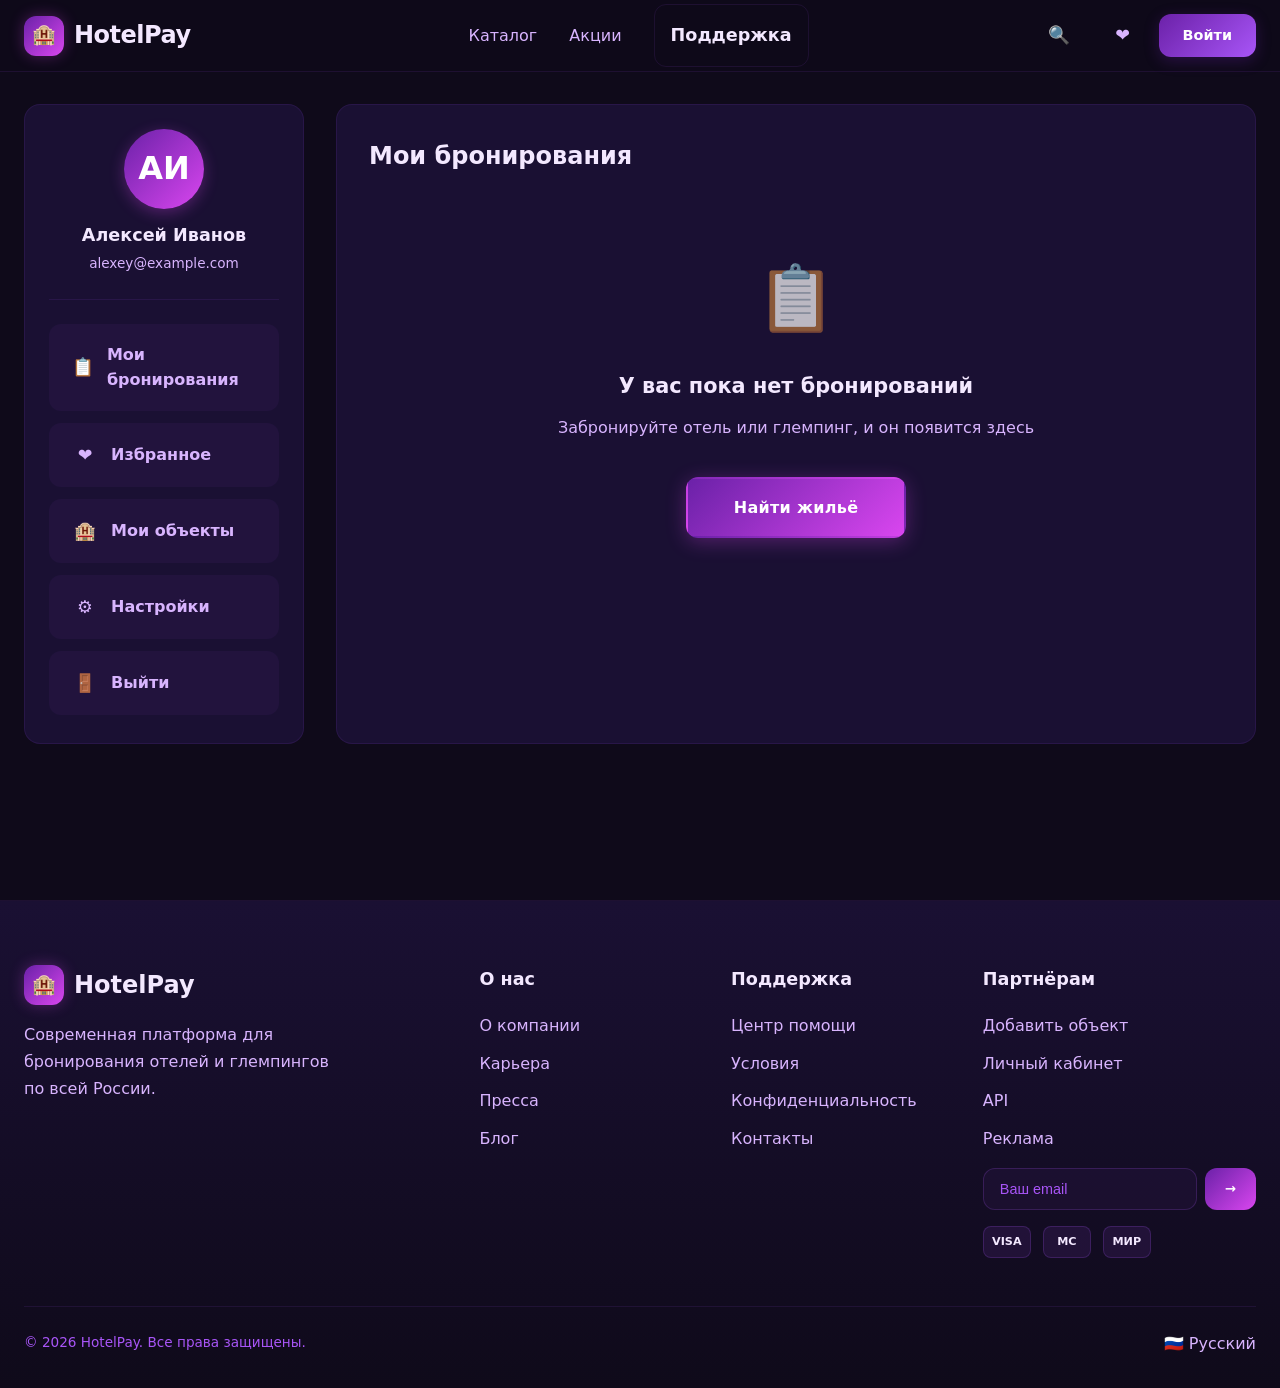
<file: hotelpay_final/profile.html>
<!DOCTYPE html>
<html lang="ru">
<head>
  <meta charset="UTF-8">
  <meta name="viewport" content="width=device-width, initial-scale=1.0">
  <title>Личный кабинет — HotelPay</title>
  <link rel="icon" type="image/png" sizes="32x32" href="images/favicon.png">
<link rel="apple-touch-icon" sizes="180x180" href="images/apple-touch-icon.png">
  <link rel="stylesheet" href="css/variables.css">
  <link rel="stylesheet" href="css/header-footer.css">
  <link rel="stylesheet" href="css/booking.css">

  <style>
    /* Highlighted empty state buttons */
    .empty-state__btn {
      display: inline-block;
      padding: 14px 28px;
      background: linear-gradient(135deg, var(--primary), var(--accent));
      color: white;
      border-radius: var(--radius);
      font-weight: 700;
      font-size: 1rem;
      transition: var(--transition);
      box-shadow: 0 4px 15px rgba(217, 70, 239, 0.3);
      border: 2px solid transparent;
      margin-top: 8px;
    }
    .empty-state__btn:hover {
      transform: translateY(-2px);
      box-shadow: 0 6px 20px rgba(217, 70, 239, 0.5);
      border-color: rgba(255, 255, 255, 0.2);
    }
    .empty-state__btn:active {
      transform: translateY(0);
    }
  </style>
  <style>
    /* ===== PROFILE BUTTON FIXES ===== */
    .profile-sidebar__nav {
      display: flex;
      flex-direction: column;
      gap: 8px;
    }

    .profile-sidebar__link {
      display: flex;
      align-items: center;
      gap: 12px;
      padding: 16px 20px;
      border-radius: var(--radius);
      font-weight: 600;
      font-size: 1rem;
      color: var(--text-light);
      transition: var(--transition);
      border: 2px solid transparent;
      background: rgba(168, 85, 247, 0.05);
      cursor: pointer;
    }

    .profile-sidebar__link:hover,
    .profile-sidebar__link.active {
      background: linear-gradient(135deg, rgba(107, 33, 168, 0.2), rgba(217, 70, 239, 0.2));
      color: var(--accent);
      border-color: rgba(168, 85, 247, 0.3);
      transform: translateX(4px);
    }

    .profile-sidebar__link span {
      width: 28px;
      height: 28px;
      display: flex;
      align-items: center;
      justify-content: center;
      font-size: 1.1rem;
    }

    /* Empty state buttons - even and prominent */
    .empty-state {
      text-align: center;
      padding: 48px 24px;
    }

    .empty-state__icon {
      font-size: 4rem;
      margin-bottom: 20px;
      opacity: 0.7;
    }

    .empty-state__title {
      font-size: 1.3rem;
      font-weight: 700;
      margin-bottom: 12px;
      color: var(--text);
    }

    .empty-state__text {
      color: var(--text-light);
      margin-bottom: 28px;
      font-size: 1rem;
      line-height: 1.6;
    }

    .empty-state__btn {
      display: inline-flex;
      align-items: center;
      justify-content: center;
      padding: 16px 32px;
      background: linear-gradient(135deg, var(--primary), var(--accent));
      color: white;
      border-radius: var(--radius);
      font-weight: 700;
      font-size: 1rem;
      transition: var(--transition);
      box-shadow: 0 4px 20px rgba(217, 70, 239, 0.3);
      border: 2px solid transparent;
      text-align: center;
      min-width: 220px;
      letter-spacing: 0.3px;
    }

    .empty-state__btn:hover {
      transform: translateY(-3px);
      box-shadow: 0 8px 25px rgba(217, 70, 239, 0.5);
      border-color: rgba(255, 255, 255, 0.2);
    }

    .empty-state__btn:active {
      transform: translateY(-1px);
    }

    /* Booking card buttons - even layout */
    .booking-card__actions {
      display: flex;
      flex-direction: column;
      gap: 12px;
      justify-content: center;
      min-width: 160px;
    }

    .booking-card__btn {
      padding: 12px 20px;
      border-radius: var(--radius);
      font-weight: 600;
      font-size: 0.9rem;
      transition: var(--transition);
      white-space: nowrap;
      border: none;
      cursor: pointer;
      text-align: center;
      width: 100%;
    }

    .booking-card__btn--primary {
      background: linear-gradient(135deg, var(--primary), var(--accent));
      color: white;
      box-shadow: 0 4px 15px rgba(217, 70, 239, 0.2);
    }

    .booking-card__btn--primary:hover {
      transform: translateY(-2px);
      box-shadow: 0 6px 20px rgba(217, 70, 239, 0.4);
    }

    .booking-card__btn--secondary {
      background: var(--bg-card);
      color: var(--text);
      border: 1px solid rgba(168, 85, 247, 0.2);
    }

    .booking-card__btn--secondary:hover {
      background: rgba(168, 85, 247, 0.1);
      border-color: var(--accent);
    }

    .booking-card__btn--danger {
      background: linear-gradient(135deg, #ef4444, #dc2626);
      color: white;
      box-shadow: 0 4px 15px rgba(239, 68, 68, 0.2);
    }

    .booking-card__btn--danger:hover {
      transform: translateY(-2px);
      box-shadow: 0 6px 20px rgba(239, 68, 68, 0.4);
    }

    @media (max-width: 1024px) {
      .booking-card__actions {
        flex-direction: row;
        flex-wrap: wrap;
        gap: 10px;
        width: 100%;
      }
      .booking-card__btn {
        flex: 1;
        min-width: 120px;
      }
    }

    @media (max-width: 768px) {
      .booking-card {
        grid-template-columns: 1fr;
        gap: 20px;
      }
      .booking-card__img {
        height: 200px;
      }
      .booking-card__actions {
        flex-direction: row;
        width: 100%;
      }
      .profile-layout {
        grid-template-columns: 1fr;
      }
      .profile-sidebar {
        display: none;
      }
    }

    /* Favorite remove button - even */
    .favorite-remove-wrapper {
      padding: 16px 20px 20px;
      margin-top: 0;
      border-top: 1px solid rgba(168, 85, 247, 0.1);
    }

    .favorite-remove-btn {
      width: 100%;
      display: flex;
      align-items: center;
      justify-content: center;
      gap: 10px;
      padding: 14px 20px;
      background: rgba(239, 68, 68, 0.08);
      border: 1.5px solid rgba(239, 68, 68, 0.25);
      border-radius: var(--radius);
      color: #ef4444;
      font-weight: 600;
      font-size: 0.9rem;
      cursor: pointer;
      transition: var(--transition);
      position: relative;
      overflow: hidden;
    }

    .favorite-remove-btn:hover {
      background: rgba(239, 68, 68, 0.15);
      border-color: rgba(239, 68, 68, 0.5);
      transform: translateY(-2px);
      box-shadow: 0 4px 15px rgba(239, 68, 68, 0.15);
    }

    .favorite-remove-btn:active {
      transform: translateY(0);
    }

    .favorite-remove-icon {
      font-size: 1.1rem;
      transition: transform 0.3s ease;
    }

    .favorite-remove-btn:hover .favorite-remove-icon {
      transform: scale(1.2) rotate(-10deg);
    }

    .favorite-remove-text {
      position: relative;
      z-index: 1;
    }

    /* Card removal animation */
    .property-card.removing {
      animation: cardRemove 0.4s ease forwards;
    }

    @keyframes cardRemove {
      0% { opacity: 1; transform: scale(1); }
      50% { opacity: 0.5; transform: scale(0.95); }
      100% { opacity: 0; transform: scale(0.9); margin-bottom: -100%; }
    }

    /* Profile content buttons */
    .profile-content .booking-summary__btn,
    .profile-content .settings-avatar__btn {
      display: inline-flex;
      align-items: center;
      justify-content: center;
      padding: 12px 24px;
      border-radius: var(--radius);
      font-weight: 600;
      font-size: 0.95rem;
      transition: var(--transition);
      border: none;
      cursor: pointer;
      gap: 8px;
    }

    .profile-content .booking-summary__btn {
      background: linear-gradient(135deg, var(--primary), var(--accent));
      color: white;
      box-shadow: 0 4px 15px rgba(217, 70, 239, 0.2);
    }

    .profile-content .booking-summary__btn:hover {
      transform: translateY(-2px);
      box-shadow: 0 6px 20px rgba(217, 70, 239, 0.4);
    }

    .settings-avatar__btn--primary {
      background: linear-gradient(135deg, var(--primary), var(--accent));
      color: white;
      box-shadow: 0 4px 15px rgba(217, 70, 239, 0.2);
    }

    .settings-avatar__btn--danger {
      background: rgba(239, 68, 68, 0.1);
      color: var(--danger);
      border: 1px solid rgba(239, 68, 68, 0.3);
    }

    .settings-avatar__btn:hover {
      transform: translateY(-2px);
    }

    .settings-avatar__actions {
      display: flex;
      flex-direction: column;
      gap: 10px;
    }

    @media (max-width: 768px) {
      .settings-avatar {
        flex-direction: column;
        text-align: center;
      }
      .settings-avatar__actions {
        flex-direction: row;
        justify-content: center;
        flex-wrap: wrap;
      }
    }
  </style>
</head>
<body>
  <header class="header">
    <div class="header__inner">
      <a href="index.html" class="header__logo">
        <div class="header__logo-icon">🏨</div>
        HotelPay
      </a>
      <nav class="header__nav">
        <a href="catalog.html" class="header__nav-link" id="nav-catalog">Каталог</a>
                <a href="promotions.html" class="header__nav-link" >Акции</a>
      <a href="#" class="mobile-menu__link" onclick="toggleChat(); return false;">Поддержка</a>
      </nav>
      <div class="header__actions">
        <div class="header__search">
          <input type="text" class="header__search-input" placeholder="Поиск...">
          <button class="header__btn header__search-toggle">🔍</button>
        </div>
        <button class="header__btn" onclick="if(!isLoggedIn()){requireAuthForFavorites('profile.html#favorites');}else{location.href='profile.html#favorites';}">
          ❤️
          <span class="header__btn-badge" style="display:none">0</span>
        </button>
        <a href="login.html" class="header__btn header__btn--primary" id="auth-btn">Войти</a>
        <button class="header__menu-btn">
          <span></span>
          <span></span>
          <span></span>
        </button>
      </div>
    </div>
  </header>

  <div class="mobile-menu">
    <nav class="mobile-menu__nav">
      <a href="catalog.html" class="header__nav-link" id="nav-catalog">Каталог</a>
            <a href="promotions.html" class="mobile-menu__link" >Акции</a>
      <a href="#" class="mobile-menu__link" onclick="toggleChat(); return false;">Поддержка</a>
      <a href="profile.html" class="mobile-menu__link">Личный кабинет</a>
    </nav>
  </div>

  <main class="profile-page page-content">
    <div class="container">
      <div class="profile-layout">
        <aside class="profile-sidebar">
          <div class="profile-sidebar__user">
            <div class="profile-sidebar__avatar" id="profile-avatar">АИ</div>
            <div class="profile-sidebar__name" id="profile-name">Алексей Иванов</div>
            <div class="profile-sidebar__email" id="profile-email">alexey@example.com</div>
          </div>
          <nav class="profile-sidebar__nav">
            <a href="#bookings" class="profile-sidebar__link" onclick="switchTab('bookings', this)">
              <span>📋</span> Мои бронирования
            </a>
            <a href="#favorites" class="profile-sidebar__link" onclick="switchTab('favorites', this)">
              <span>❤️</span> Избранное
            </a>
            <a href="#my-objects" class="profile-sidebar__link" onclick="switchTab('my-objects', this)">
              <span>🏨</span> Мои объекты
            </a>
            <a href="#settings" class="profile-sidebar__link" onclick="switchTab('settings', this)">
              <span>⚙️</span> Настройки
            </a>
            <a href="#" class="profile-sidebar__link" onclick="logout(); return false;">
              <span>🚪</span> Выйти
            </a>
          </nav>
        </aside>

        <div class="profile-content">
          <div id="bookings" class="profile-tab">
            <h2 class="profile-content__title">Мои бронирования</h2>
            <div id="bookings-list">
              <div class="empty-state" class="empty-state">
                <div class="empty-state__icon">📋</div>
                <div class="empty-state__title">У вас пока нет бронирований</div>
                <div class="empty-state__text">Забронируйте отель или глемпинг, и он появится здесь</div>
                <a href="catalog.html" class="empty-state__btn">Найти жильё</a>
              </div>
            </div>
          </div>

          <div id="favorites" class="profile-tab" style="display:none;">
            <h2 class="profile-content__title">Избранное</h2>
            <div class="favorites-grid" id="favorites-grid"></div>
          </div>

          <div id="my-objects" class="profile-tab" style="display:none;">
            <h2 class="profile-content__title">Мои объекты</h2>
            <div id="my-objects-list"></div>
          </div>

          <div id="settings" class="profile-tab" style="display:none;">
            <h2 class="profile-content__title">Настройки профиля</h2>
            <div class="settings-avatar">
              <div class="settings-avatar__img">АИ</div>
              <div class="settings-avatar__actions">
                <button class="settings-avatar__btn settings-avatar__btn--primary" onclick="alert('Загрузка фото скоро!')">Изменить фото</button>
                <button class="settings-avatar__btn settings-avatar__btn--danger" onclick="alert('Фото удалено!')">Удалить фото</button>
              </div>
            </div>
            <form class="settings-form" onsubmit="event.preventDefault(); alert('Изменения сохранены!')">
              <div class="form-row">
                <div class="form-group">
                  <label class="form-label">Имя</label>
                  <input type="text" class="form-input" id="settings-firstname" value="Алексей">
                </div>
                <div class="form-group">
                  <label class="form-label">Фамилия</label>
                  <input type="text" class="form-input" id="settings-lastname" value="Иванов">
                </div>
              </div>
              <div class="form-group">
                <label class="form-label">Email</label>
                <input type="email" class="form-input" id="settings-email" value="alexey@example.com">
              </div>
              <div class="form-group">
                <label class="form-label">Телефон</label>
                <input type="tel" class="form-input" id="settings-phone" value="+7 (999) 123-45-67">
              </div>
              <div class="form-group">
                <label class="form-label">Город</label>
                <input type="text" class="form-input" value="Москва">
              </div>
              <div class="form-group">
                <label class="form-label">О себе</label>
                <textarea class="form-textarea" placeholder="Расскажите о себе..."></textarea>
              </div>
              <button type="submit" class="booking-summary__btn" style="max-width: 200px;">Сохранить изменения</button>
            </form>

            <div style="margin-top: 48px; padding-top: 32px; border-top: 1px solid rgba(168,85,247,0.1);">
              <h3 style="font-size: 1.1rem; font-weight: 700; margin-bottom: 20px; color: var(--text);">Безопасность</h3>
              <div class="form-group">
                <label class="form-label">Текущий пароль</label>
                <input type="password" class="form-input" placeholder="••••••••">
              </div>
              <div class="form-row">
                <div class="form-group">
                  <label class="form-label">Новый пароль</label>
                  <input type="password" class="form-input" placeholder="••••••••">
                </div>
                <div class="form-group">
                  <label class="form-label">Подтвердите пароль</label>
                  <input type="password" class="form-input" placeholder="••••••••">
                </div>
              </div>
              <button class="booking-summary__btn" style="max-width: 200px; background: linear-gradient(135deg, var(--primary), var(--accent));" onclick="alert('Пароль изменён!')">Изменить пароль</button>
            </div>
          </div>
        </div>
      </div>
    </div>
  </main>

  <footer class="footer">
    <div class="container">
      <div class="footer__grid">
        <div class="footer__brand">
          <div class="footer__logo">
            <div class="header__logo-icon">🏨</div>
            HotelPay
          </div>
          <p class="footer__desc">Современная платформа для бронирования отелей и глемпингов по всей России.</p>
          
        </div>
        <div>
          <div class="footer__title">О нас</div>
          <div class="footer__links">
            <a href="#" class="footer__link" onclick="openFooterModal('help'); return false;">О компании</a>
            <a href="#" class="footer__link" onclick="openFooterModal('help'); return false;">Карьера</a>
            <a href="#" class="footer__link" onclick="openFooterModal('help'); return false;">Пресса</a>
            <a href="#" class="footer__link" onclick="openFooterModal('help'); return false;">Блог</a>
          </div>
        </div>
        <div>
          <div class="footer__title">Поддержка</div>
          <div class="footer__links">
            <a href="#" class="footer__link" onclick="openFooterModal('help'); return false;">Центр помощи</a>
            <a href="#" class="footer__link" onclick="openFooterModal('help'); return false;">Условия</a>
            <a href="#" class="footer__link" onclick="openFooterModal('help'); return false;">Конфиденциальность</a>
            <a href="#" class="footer__link" onclick="openFooterModal('help'); return false;">Контакты</a>
          </div>
        </div>
        <div>
          <div class="footer__title">Партнёрам</div>
          <div class="footer__links">
            <a href="#" class="footer__link" onclick="openFooterModal('help'); return false;">Добавить объект</a>
            <a href="#" class="footer__link" onclick="openFooterModal('help'); return false;">Личный кабинет</a>
            <a href="#" class="footer__link" onclick="openFooterModal('help'); return false;">API</a>
            <a href="#" class="footer__link" onclick="openFooterModal('help'); return false;">Реклама</a>
          </div>
          <div class="footer__subscribe">
            <div class="footer__subscribe-form">
              <input type="email" class="footer__subscribe-input" placeholder="Ваш email">
              <button class="footer__subscribe-btn" onclick="alert('Подписка оформлена!')">→</button>
            </div>
          </div>
          <div class="footer__payments">
            <div class="footer__payment">VISA</div>
            <div class="footer__payment">MC</div>
            <div class="footer__payment">МИР</div>
          </div>
        </div>
      </div>
      <div class="footer__bottom">
        <div class="footer__copyright">© 2026 HotelPay. Все права защищены.</div>
        <div>🇷🇺 Русский</div>
      </div>
    </div>
  </footer>

  <script src="js/hotels.js"></script>
  <script src="js/auth.js"></script>
  <script src="js/main.js"></script>

<script>

</script>

</body>
</html>
</file>
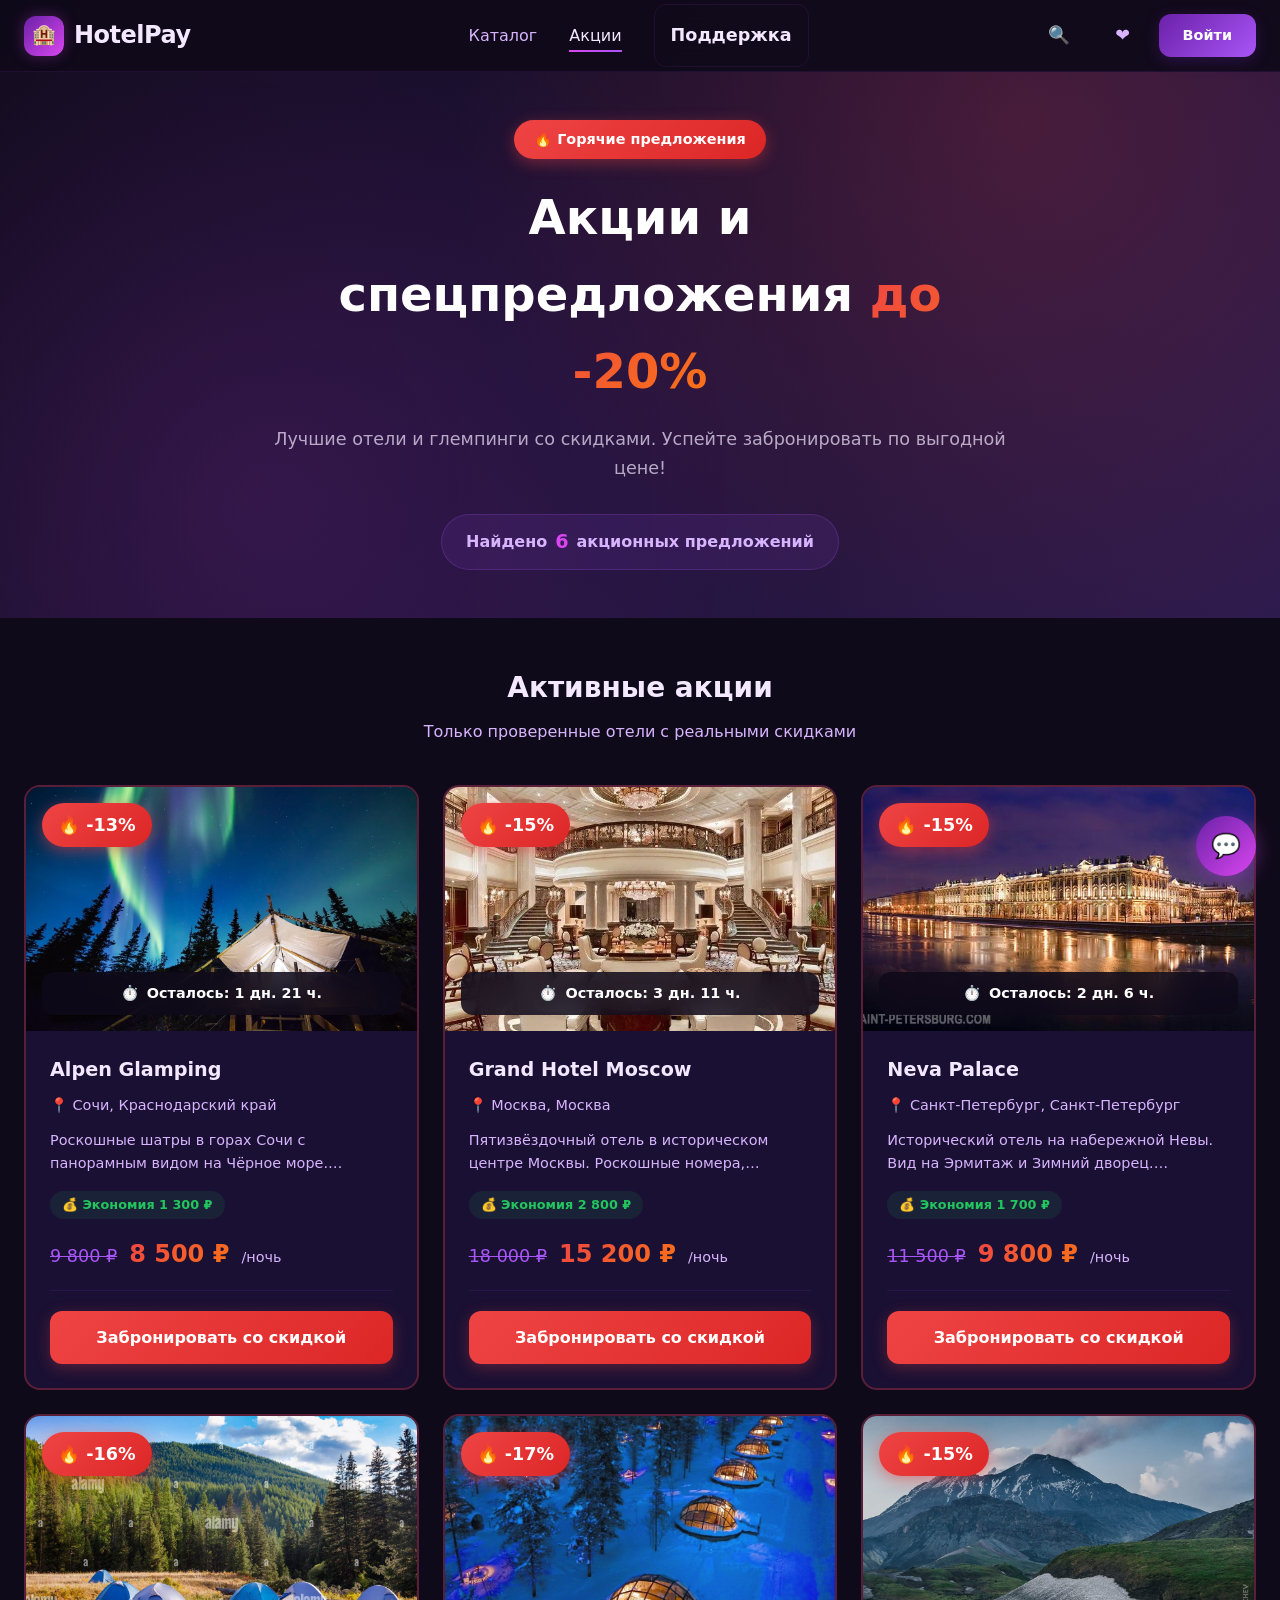
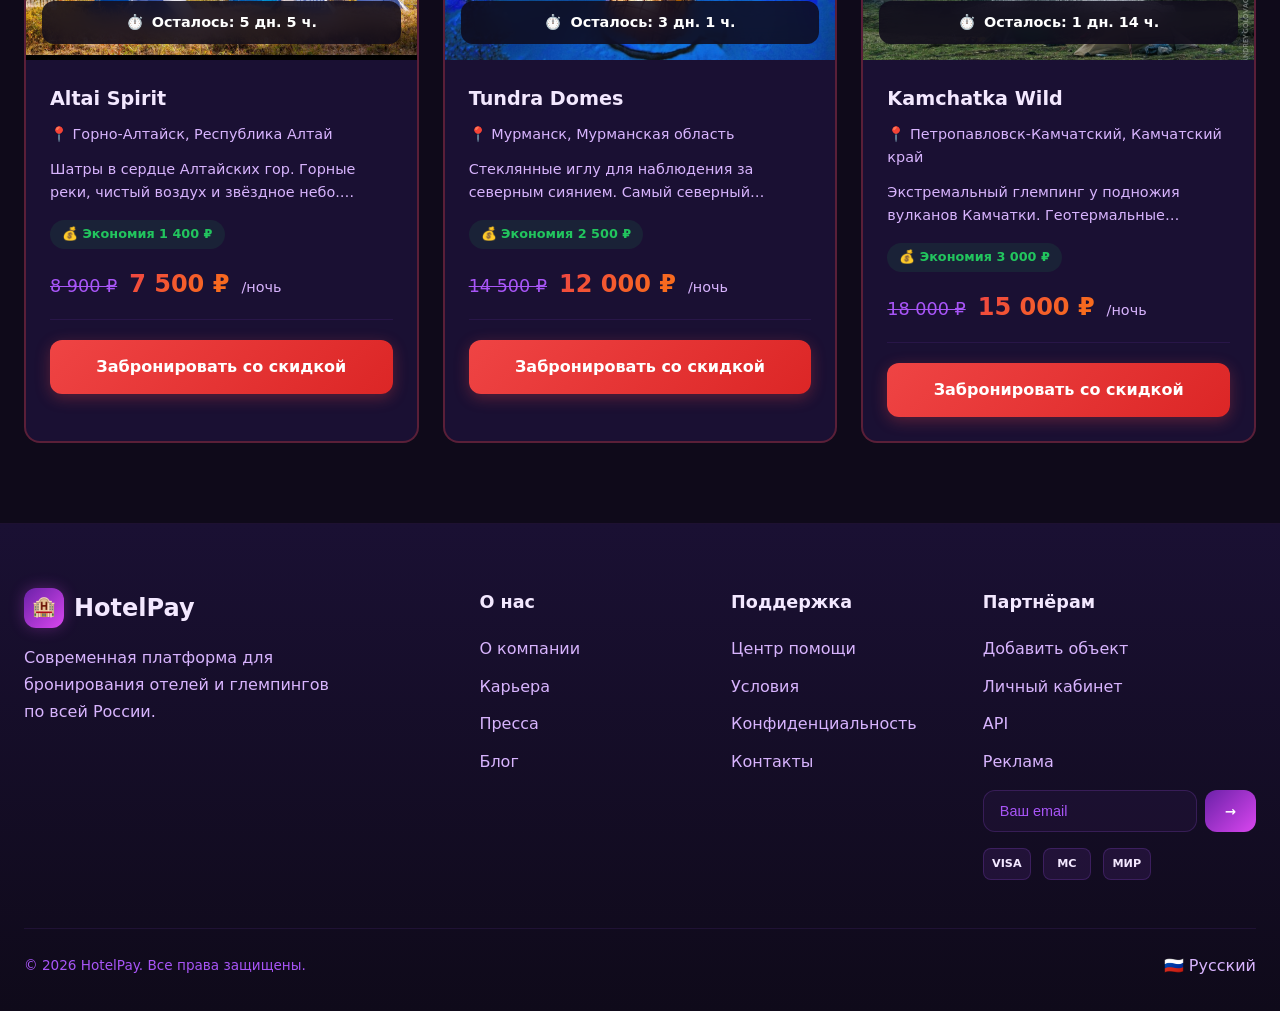
<file: hotelpay_final/promotions.html>
<!DOCTYPE html>
<html lang="ru">
<head>
  <meta charset="UTF-8">
  <meta name="viewport" content="width=device-width, initial-scale=1.0">
  <title>Акции и спецпредложения — HotelPay</title>
  <link rel="icon" type="image/png" sizes="32x32" href="images/favicon.png">
  <link rel="apple-touch-icon" sizes="180x180" href="images/apple-touch-icon.png">
  <link rel="stylesheet" href="css/variables.css">
  <link rel="stylesheet" href="css/header-footer.css">
  <link rel="stylesheet" href="css/catalog.css">
  <style>
    .promo-hero {
      padding: calc(var(--header-height) + 48px) 0 48px;
      background: linear-gradient(135deg, #0f0a1a 0%, #1a1033 50%, #2d1b4e 100%);
      position: relative;
      overflow: hidden;
    }
    .promo-hero::before {
      content: '';
      position: absolute;
      inset: 0;
      background: radial-gradient(circle at 20% 80%, rgba(217, 70, 239, 0.15) 0%, transparent 50%),
                  radial-gradient(circle at 80% 20%, rgba(239, 68, 68, 0.2) 0%, transparent 50%);
    }
    .promo-hero__content {
      position: relative;
      z-index: 2;
      text-align: center;
      max-width: 800px;
      margin: 0 auto;
      padding: 0 24px;
    }
    .promo-hero__badge {
      display: inline-block;
      padding: 8px 20px;
      background: linear-gradient(135deg, #ef4444, #dc2626);
      color: white;
      border-radius: 20px;
      font-weight: 700;
      font-size: 0.9rem;
      margin-bottom: 20px;
      box-shadow: 0 4px 15px rgba(239, 68, 68, 0.4);
      animation: pulse-promotion 2s infinite;
    }
    .promo-hero__title {
      font-size: clamp(2rem, 4vw, 3rem);
      font-weight: 800;
      color: white;
      margin-bottom: 16px;
    }
    .promo-hero__title span {
      background: linear-gradient(135deg, #ef4444, #f97316);
      -webkit-background-clip: text;
      -webkit-text-fill-color: transparent;
      background-clip: text;
    }
    .promo-hero__subtitle {
      color: rgba(243, 232, 255, 0.7);
      font-size: 1.1rem;
      margin-bottom: 32px;
    }
    .promo-count {
      display: inline-flex;
      align-items: center;
      gap: 8px;
      padding: 12px 24px;
      background: rgba(168, 85, 247, 0.1);
      border: 1px solid rgba(168, 85, 247, 0.2);
      border-radius: 50px;
      color: var(--text-light);
      font-weight: 600;
    }
    .promo-count strong {
      color: var(--accent);
      font-size: 1.2rem;
    }

    .promo-section {
      padding: 48px 0 80px;
      background: var(--bg);
    }
    .promo-section__title {
      font-size: 1.75rem;
      font-weight: 800;
      color: var(--text);
      margin-bottom: 8px;
      text-align: center;
    }
    .promo-section__subtitle {
      color: var(--text-light);
      text-align: center;
      margin-bottom: 40px;
    }

    .promo-grid {
      display: grid;
      grid-template-columns: repeat(auto-fill, minmax(320px, 1fr));
      gap: 24px;
    }

    .promo-card {
      background: var(--bg-card);
      border-radius: var(--radius-lg);
      overflow: hidden;
      transition: var(--transition);
      border: 2px solid rgba(239, 68, 68, 0.3);
      position: relative;
    }
    .promo-card:hover {
      transform: translateY(-8px);
      box-shadow: 0 12px 40px rgba(239, 68, 68, 0.2);
      border-color: rgba(239, 68, 68, 0.6);
    }
    .promo-card__image {
      position: relative;
      aspect-ratio: 16/10;
      background-size: cover;
      background-position: center;
    }
    .promo-card__discount {
      position: absolute;
      top: 16px;
      left: 16px;
      background: linear-gradient(135deg, #ef4444, #dc2626);
      color: white;
      padding: 8px 16px;
      border-radius: 50px;
      font-weight: 800;
      font-size: 1.1rem;
      box-shadow: 0 4px 15px rgba(239, 68, 68, 0.5);
      z-index: 2;
      animation: pulse-promotion 2s infinite;
    }
    .promo-card__discount::before {
      content: '🔥 ';
    }
    .promo-card__timer {
      position: absolute;
      bottom: 16px;
      left: 16px;
      right: 16px;
      background: rgba(15, 10, 26, 0.85);
      backdrop-filter: blur(10px);
      padding: 10px 16px;
      border-radius: var(--radius);
      display: flex;
      align-items: center;
      justify-content: center;
      gap: 8px;
      color: white;
      font-weight: 600;
      font-size: 0.9rem;
    }
    .promo-card__timer-icon {
      color: #ef4444;
    }
    .promo-card__content {
      padding: 24px;
    }
    .promo-card__name {
      font-size: 1.2rem;
      font-weight: 700;
      color: var(--text);
      margin-bottom: 8px;
    }
    .promo-card__location {
      color: var(--text-light);
      font-size: 0.9rem;
      margin-bottom: 12px;
      display: flex;
      align-items: center;
      gap: 6px;
    }
    .promo-card__desc {
      color: var(--text-light);
      font-size: 0.9rem;
      line-height: 1.6;
      margin-bottom: 16px;
      display: -webkit-box;
      -webkit-line-clamp: 2;
      -webkit-box-orient: vertical;
      overflow: hidden;
    }
    .promo-card__price-row {
      display: flex;
      align-items: baseline;
      gap: 12px;
      margin-bottom: 20px;
      padding-bottom: 16px;
      border-bottom: 1px solid rgba(168, 85, 247, 0.1);
    }
    .promo-card__price-old {
      font-size: 1.1rem;
      color: var(--text-muted);
      text-decoration: line-through;
    }
    .promo-card__price-new {
      font-size: 1.5rem;
      font-weight: 800;
      background: linear-gradient(135deg, #ef4444, #f97316);
      -webkit-background-clip: text;
      -webkit-text-fill-color: transparent;
      background-clip: text;
    }
    .promo-card__price-unit {
      color: var(--text-light);
      font-size: 0.9rem;
    }
    .promo-card__savings {
      display: inline-block;
      padding: 4px 12px;
      background: rgba(34, 197, 94, 0.1);
      color: var(--success);
      border-radius: 20px;
      font-size: 0.8rem;
      font-weight: 600;
      margin-bottom: 16px;
    }
    .promo-card__btn {
      display: block;
      width: 100%;
      padding: 14px;
      background: linear-gradient(135deg, #ef4444, #dc2626);
      color: white;
      border-radius: var(--radius);
      font-weight: 700;
      font-size: 1rem;
      text-align: center;
      transition: var(--transition);
      box-shadow: 0 4px 15px rgba(239, 68, 68, 0.3);
      border: none;
      cursor: pointer;
    }
    .promo-card__btn:hover {
      transform: translateY(-2px);
      box-shadow: 0 6px 20px rgba(239, 68, 68, 0.5);
    }

    .promo-empty {
      text-align: center;
      padding: 80px 24px;
      grid-column: 1 / -1;
    }
    .promo-empty__icon {
      font-size: 4rem;
      margin-bottom: 20px;
      opacity: 0.5;
    }
    .promo-empty__title {
      font-size: 1.5rem;
      font-weight: 700;
      color: var(--text);
      margin-bottom: 12px;
    }
    .promo-empty__text {
      color: var(--text-light);
      margin-bottom: 24px;
    }

    @keyframes pulse-promotion {
      0%, 100% { box-shadow: 0 4px 15px rgba(239, 68, 68, 0.4); }
      50% { box-shadow: 0 4px 25px rgba(239, 68, 68, 0.7); }
    }
  </style>
</head>
<body>
  <header class="header">
    <div class="header__inner">
      <a href="index.html" class="header__logo">
        <div class="header__logo-icon">🏨</div>
        HotelPay
      </a>
      <nav class="header__nav">
        <a href="catalog.html" class="header__nav-link" id="nav-catalog">Каталог</a>
        <a href="promotions.html" class="header__nav-link active" id="nav-promotions">Акции</a>
      <a href="#" class="mobile-menu__link" onclick="toggleChat(); return false;">Поддержка</a>
      </nav>
      <div class="header__actions">
        <div class="header__search">
          <input type="text" class="header__search-input" placeholder="Поиск...">
          <button class="header__btn header__search-toggle">🔍</button>
        </div>
        <button class="header__btn" onclick="if(!isLoggedIn()){requireAuthForFavorites('./profile.html#favorites');}else{location.href='profile.html#favorites';}">
          ❤️
          <span class="header__btn-badge" style="display:none">0</span>
        </button>
        <a href="login.html" class="header__btn header__btn--primary" id="header-auth-btn">Войти</a>
        <button class="header__menu-btn" id="menu-btn">
          <span></span>
          <span></span>
          <span></span>
        </button>
      </div>
    </div>
  </header>

  <div class="mobile-menu" id="mobile-menu">
    <nav class="mobile-menu__nav">
      <a href="catalog.html" class="header__nav-link" id="nav-catalog">Каталог</a>
      <a href="promotions.html" class="mobile-menu__link active" id="mobile-nav-promotions">Акции</a>
      <a href="#" class="mobile-menu__link" onclick="toggleChat(); return false;">Поддержка</a>
      <a href="login.html" class="mobile-menu__link" id="mobile-auth-link">Войти</a>
    </nav>
  </div>

  <section class="promo-hero">
    <div class="promo-hero__content">
      <div class="promo-hero__badge">🔥 Горячие предложения</div>
      <h1 class="promo-hero__title">Акции и спецпредложения <span>до -20%</span></h1>
      <p class="promo-hero__subtitle">Лучшие отели и глемпинги со скидками. Успейте забронировать по выгодной цене!</p>
      <div class="promo-count">Найдено <strong id="promo-count">0</strong> акционных предложений</div>
    </div>
  </section>

  <section class="promo-section">
    <div class="container">
      <h2 class="promo-section__title">Активные акции</h2>
      <p class="promo-section__subtitle">Только проверенные отели с реальными скидками</p>
      <div class="promo-grid" id="promo-grid"></div>
    </div>
  </section>

  <footer class="footer">
    <div class="container">
      <div class="footer__grid">
        <div class="footer__brand">
          <div class="footer__logo">
            <div class="header__logo-icon">🏨</div>
            HotelPay
          </div>
          <p class="footer__desc">Современная платформа для бронирования отелей и глемпингов по всей России.</p>
          
        </div>
        <div>
          <div class="footer__title">О нас</div>
          <div class="footer__links">
            <a href="#" class="footer__link" onclick="openFooterModal('help'); return false;">О компании</a>
            <a href="#" class="footer__link" onclick="openFooterModal('help'); return false;">Карьера</a>
            <a href="#" class="footer__link" onclick="openFooterModal('help'); return false;">Пресса</a>
            <a href="#" class="footer__link" onclick="openFooterModal('help'); return false;">Блог</a>
          </div>
        </div>
        <div>
          <div class="footer__title">Поддержка</div>
          <div class="footer__links">
            <a href="#" class="footer__link" onclick="openFooterModal('help'); return false;">Центр помощи</a>
            <a href="#" class="footer__link" onclick="openFooterModal('help'); return false;">Условия</a>
            <a href="#" class="footer__link" onclick="openFooterModal('help'); return false;">Конфиденциальность</a>
            <a href="#" class="footer__link" onclick="openFooterModal('help'); return false;">Контакты</a>
          </div>
        </div>
        <div>
          <div class="footer__title">Партнёрам</div>
          <div class="footer__links">
            <a href="#" class="footer__link" onclick="if(!isLoggedIn()){requireAuth('./add-property.html');}else{location.href='add-property.html';} return false;">Добавить объект</a>
            <a href="#" class="footer__link" onclick="openFooterModal('help'); return false;">Личный кабинет</a>
            <a href="#" class="footer__link" onclick="openFooterModal('help'); return false;">API</a>
            <a href="#" class="footer__link" onclick="openFooterModal('help'); return false;">Реклама</a>
          </div>
          <div class="footer__subscribe">
            <div class="footer__subscribe-form">
              <input type="email" class="footer__subscribe-input" placeholder="Ваш email">
              <button class="footer__subscribe-btn" onclick="alert('Подписка оформлена!')">→</button>
            </div>
          </div>
          <div class="footer__payments">
            <div class="footer__payment">VISA</div>
            <div class="footer__payment">MC</div>
            <div class="footer__payment">МИР</div>
          </div>
        </div>
      </div>
      <div class="footer__bottom">
        <div class="footer__copyright">© 2026 HotelPay. Все права защищены.</div>
        <div>🇷🇺 Русский</div>
      </div>
    </div>
  </footer>

  <script src="js/hotels.js"></script>
  <script src="js/auth.js"></script>
  <script src="js/main.js"></script>
  <script src="js/search.js"></script>
  <script>
    // Render promotions
    function renderPromotions() {
      const grid = document.getElementById('promo-grid');
      const countEl = document.getElementById('promo-count');
      if (!grid || typeof hotels === 'undefined') return;

      const promoHotels = hotels.filter(h => h.promotion);

      if (countEl) countEl.textContent = promoHotels.length;

      if (promoHotels.length === 0) {
        grid.innerHTML = `
          <div class="promo-empty">
            <div class="promo-empty__icon">🔍</div>
            <div class="promo-empty__title">Акций пока нет</div>
            <div class="promo-empty__text">Следите за обновлениями — скоро появятся новые предложения!</div>
            <a href="catalog.html" class="empty-state__btn">Перейти в каталог</a>
          </div>
        `;
        return;
      }

      grid.innerHTML = promoHotels.map(hotel => {
        const savings = hotel.oldPrice - hotel.price;
        const discount = hotel.discountPercent;

        // Generate random timer for each hotel
        const days = Math.floor(Math.random() * 5) + 1;
        const hours = Math.floor(Math.random() * 24);

        return `
        <div class="promo-card">
          <div class="promo-card__image" style="background-image: url('${hotel.images[0]}')">
            <div class="promo-card__discount">-${discount}%</div>
            <div class="promo-card__timer">
              <span class="promo-card__timer-icon">⏱️</span>
              Осталось: ${days} дн. ${hours} ч.
            </div>
          </div>
          <div class="promo-card__content">
            <h3 class="promo-card__name">${hotel.name}</h3>
            <div class="promo-card__location">📍 ${hotel.city}, ${hotel.region}</div>
            <p class="promo-card__desc">${hotel.description}</p>
            <div class="promo-card__savings">💰 Экономия ${savings.toLocaleString('ru-RU')} ₽</div>
            <div class="promo-card__price-row">
              <span class="promo-card__price-old">${hotel.oldPrice.toLocaleString('ru-RU')} ₽</span>
              <span class="promo-card__price-new">${hotel.price.toLocaleString('ru-RU')} ₽</span>
              <span class="promo-card__price-unit">/ночь</span>
            </div>
            <a href="property.html?id=${hotel.id}" class="promo-card__btn">Забронировать со скидкой</a>
          </div>
        </div>
      `}).join('');
    }

    document.addEventListener('DOMContentLoaded', function() {
      renderPromotions();
    });
  </script>
  <script src="js/chat.js"></script>
  <script src="js/footer.js"></script>
</body>
</html>
</file>
<file: hotelpay_final/css/variables.css>
:root {
  --primary: #6b21a8;
  --primary-dark: #581c87;
  --primary-light: #a855f7;
  --accent: #d946ef;
  --accent-hover: #c026d3;
  --accent-glow: rgba(217, 70, 239, 0.3);
  --bg: #0f0a1a;
  --bg-card: #1a1033;
  --bg-card-hover: #24144a;
  --bg-white: #ffffff;
  --text: #f3e8ff;
  --text-light: #d8b4fe;
  --text-muted: #a855f7;
  --text-dark: #1a1033;
  --success: #22c55e;
  --danger: #ef4444;
  --warning: #f59e0b;
  --info: #3b82f6;
  --shadow-sm: 0 2px 8px rgba(107, 33, 168, 0.15);
  --shadow: 0 4px 20px rgba(107, 33, 168, 0.25);
  --shadow-hover: 0 8px 30px rgba(107, 33, 168, 0.35);
  --shadow-lg: 0 12px 40px rgba(107, 33, 168, 0.4);
  --shadow-glow: 0 0 30px rgba(217, 70, 239, 0.2);
  --radius-sm: 8px;
  --radius: 12px;
  --radius-lg: 16px;
  --radius-xl: 24px;
  --transition: all 0.3s cubic-bezier(0.4, 0, 0.2, 1);
  --transition-fast: all 0.15s ease;
  --header-height: 72px;
  --header-height-mobile: 64px;
}

* {
  margin: 0;
  padding: 0;
  box-sizing: border-box;
}

html {
  scroll-behavior: smooth;
  font-size: 16px;
}

body {
  font-family: 'Segoe UI', system-ui, -apple-system, sans-serif;
  color: var(--text);
  background: var(--bg);
  line-height: 1.6;
  overflow-x: hidden;
}

a {
  text-decoration: none;
  color: inherit;
}

button {
  border: none;
  background: none;
  cursor: pointer;
  font-family: inherit;
}

img {
  max-width: 100%;
  height: auto;
  display: block;
}

.container {
  max-width: 1280px;
  margin: 0 auto;
  padding: 0 24px;
}

@media (max-width: 768px) {
  .container {
    padding: 0 16px;
  }
  html {
    font-size: 15px;
  }
}

/* ===== ANIMATIONS ===== */
@keyframes fadeInUp {
  from {
    opacity: 0;
    transform: translateY(30px);
  }
  to {
    opacity: 1;
    transform: translateY(0);
  }
}

@keyframes fadeIn {
  from { opacity: 0; }
  to { opacity: 1; }
}

@keyframes slideInRight {
  from {
    opacity: 0;
    transform: translateX(30px);
  }
  to {
    opacity: 1;
    transform: translateX(0);
  }
}

@keyframes pulse {
  0%, 100% { transform: scale(1); }
  50% { transform: scale(1.05); }
}

@keyframes shimmer {
  0% { background-position: -200% 0; }
  100% { background-position: 200% 0; }
}

@keyframes float {
  0%, 100% { transform: translateY(0); }
  50% { transform: translateY(-10px); }
}

@keyframes glow {
  0%, 100% { box-shadow: 0 0 20px rgba(217, 70, 239, 0.2); }
  50% { box-shadow: 0 0 40px rgba(217, 70, 239, 0.4); }
}

.animate-on-scroll {
  opacity: 0;
  transform: translateY(30px);
  transition: opacity 0.6s ease, transform 0.6s ease;
}

.animate-on-scroll.visible {
  opacity: 1;
  transform: translateY(0);
}

/* ===== SCROLLBAR ===== */
::-webkit-scrollbar {
  width: 8px;
}

::-webkit-scrollbar-track {
  background: var(--bg);
}

::-webkit-scrollbar-thumb {
  background: var(--primary);
  border-radius: 4px;
}

::-webkit-scrollbar-thumb:hover {
  background: var(--primary-light);
}
</file>
<file: hotelpay_final/css/header-footer.css>
/* ===== HEADER ===== */
.header {
  position: fixed;
  top: 0;
  left: 0;
  right: 0;
  height: var(--header-height);
  background: rgba(15, 10, 26, 0.95);
  backdrop-filter: blur(20px);
  -webkit-backdrop-filter: blur(20px);
  z-index: 1000;
  transition: var(--transition);
  border-bottom: 1px solid rgba(168, 85, 247, 0.1);
}

.header.scrolled {
  border-bottom-color: rgba(168, 85, 247, 0.2);
  box-shadow: 0 4px 20px rgba(107, 33, 168, 0.3);
}

.header__inner {
  display: flex;
  align-items: center;
  justify-content: space-between;
  height: 100%;
  max-width: 1280px;
  margin: 0 auto;
  padding: 0 24px;
}

.header__logo {
  display: flex;
  align-items: center;
  gap: 10px;
  font-size: 1.5rem;
  font-weight: 800;
  color: var(--text);
  letter-spacing: -0.5px;
}

.header__logo-icon {
  width: 40px;
  height: 40px;
  background: linear-gradient(135deg, var(--primary), var(--accent));
  border-radius: var(--radius);
  display: flex;
  align-items: center;
  justify-content: center;
  color: white;
  font-size: 1.2rem;
  box-shadow: 0 0 15px rgba(217, 70, 239, 0.3);
}

.header__nav {
  display: flex;
  align-items: center;
  gap: 32px;
}

.header__nav-link {
  font-weight: 500;
  color: var(--text-light);
  transition: var(--transition);
  position: relative;
  padding: 4px 0;
}

.header__nav-link::after {
  content: '';
  position: absolute;
  bottom: 0;
  left: 0;
  width: 0;
  height: 2px;
  background: linear-gradient(90deg, var(--accent), var(--primary-light));
  transition: var(--transition);
}

.header__nav-link:hover,
.header__nav-link.active {
  color: var(--text);
}

.header__nav-link:hover::after,
.header__nav-link.active::after {
  width: 100%;
}

.header__actions {
  display: flex;
  align-items: center;
  gap: 16px;
}

.header__btn {
  width: 40px;
  height: 40px;
  border-radius: 50%;
  display: flex;
  align-items: center;
  justify-content: center;
  color: var(--text-light);
  transition: var(--transition);
  position: relative;
  font-size: 1.1rem;
}

.header__btn:hover {
  background: rgba(168, 85, 247, 0.1);
  color: var(--accent);
}

.header__btn-badge {
  position: absolute;
  top: 2px;
  right: 2px;
  width: 18px;
  height: 18px;
  background: linear-gradient(135deg, var(--accent), var(--danger));
  color: white;
  font-size: 0.65rem;
  font-weight: 700;
  border-radius: 50%;
  display: flex;
  align-items: center;
  justify-content: center;
}

.header__btn--primary {
  background: linear-gradient(135deg, var(--primary), var(--primary-light));
  color: white;
  padding: 10px 24px;
  border-radius: var(--radius);
  width: auto;
  height: auto;
  font-weight: 600;
  font-size: 0.9rem;
  box-shadow: 0 4px 15px rgba(107, 33, 168, 0.3);
}

.header__btn--primary:hover {
  background: linear-gradient(135deg, var(--primary-light), var(--accent));
  color: white;
  transform: translateY(-2px);
  box-shadow: 0 6px 20px rgba(217, 70, 239, 0.4);
}

.header__search {
  position: relative;
}

.header__search-input {
  width: 0;
  padding: 0;
  border: none;
  border-radius: var(--radius);
  background: rgba(168, 85, 247, 0.1);
  font-size: 0.9rem;
  transition: var(--transition);
  opacity: 0;
  color: var(--text);
}

.header__search.active .header__search-input {
  width: 240px;
  padding: 10px 40px 10px 16px;
  opacity: 1;
}

.header__search-toggle {
  position: absolute;
  right: 8px;
  top: 50%;
  transform: translateY(-50%);
}

/* Mobile menu */
.header__menu-btn {
  display: none;
  flex-direction: column;
  gap: 5px;
  padding: 8px;
}

.header__menu-btn span {
  display: block;
  width: 24px;
  height: 2px;
  background: var(--text);
  transition: var(--transition);
}

.header__menu-btn.active span:nth-child(1) {
  transform: rotate(45deg) translate(5px, 5px);
}

.header__menu-btn.active span:nth-child(2) {
  opacity: 0;
}

.header__menu-btn.active span:nth-child(3) {
  transform: rotate(-45deg) translate(5px, -5px);
}

.mobile-menu {
  position: fixed;
  top: var(--header-height);
  left: 0;
  right: 0;
  bottom: 0;
  background: rgba(15, 10, 26, 0.98);
  backdrop-filter: blur(20px);
  z-index: 999;
  padding: 24px;
  transform: translateX(100%);
  transition: transform 0.3s ease;
  overflow-y: auto;
}

.mobile-menu.active {
  transform: translateX(0);
}

.mobile-menu__nav {
  display: flex;
  flex-direction: column;
  gap: 8px;
}

.mobile-menu__link {
  padding: 16px;
  font-size: 1.1rem;
  font-weight: 600;
  color: var(--text);
  border-radius: var(--radius);
  transition: var(--transition);
  border: 1px solid rgba(168, 85, 247, 0.1);
}

.mobile-menu__link:hover {
  background: rgba(168, 85, 247, 0.1);
  color: var(--accent);
  border-color: rgba(168, 85, 247, 0.3);
}

@media (max-width: 1024px) {
  .header__nav {
    display: none;
  }
  .header__menu-btn {
    display: flex;
  }
  .header__search {
    display: none;
  }
}

@media (max-width: 768px) {
  .header {
    height: var(--header-height-mobile);
  }
  .header__btn--primary {
    display: none;
  }
}

/* ===== FOOTER ===== */
.footer {
  background: linear-gradient(180deg, var(--bg-card) 0%, var(--bg) 100%);
  color: var(--text-light);
  padding: 64px 0 32px;
  border-top: 1px solid rgba(168, 85, 247, 0.1);
}

.footer__grid {
  display: grid;
  grid-template-columns: 2fr 1fr 1fr 1fr;
  gap: 48px;
  margin-bottom: 48px;
}

.footer__brand {
  max-width: 320px;
}

.footer__logo {
  display: flex;
  align-items: center;
  gap: 10px;
  font-size: 1.5rem;
  font-weight: 800;
  color: var(--text);
  margin-bottom: 16px;
}

.footer__desc {
  line-height: 1.7;
  margin-bottom: 24px;
  color: var(--text-light);
}

.footer__socials {
  display: flex;
  gap: 12px;
}

.footer__social {
  width: 40px;
  height: 40px;
  border-radius: 50%;
  background: rgba(168, 85, 247, 0.1);
  display: flex;
  align-items: center;
  justify-content: center;
  color: var(--text-light);
  transition: var(--transition);
  font-size: 1.1rem;
  border: 1px solid rgba(168, 85, 247, 0.2);
}

.footer__social:hover {
  background: linear-gradient(135deg, var(--primary), var(--accent));
  color: white;
  transform: translateY(-3px);
  border-color: transparent;
  box-shadow: 0 4px 15px rgba(217, 70, 239, 0.3);
}

.footer__title {
  color: var(--text);
  font-size: 1.1rem;
  font-weight: 700;
  margin-bottom: 20px;
}

.footer__links {
  display: flex;
  flex-direction: column;
  gap: 12px;
}

.footer__link {
  transition: var(--transition);
  display: inline-block;
  color: var(--text-light);
}

.footer__link:hover {
  color: var(--accent);
  transform: translateX(4px);
}

.footer__subscribe {
  margin-top: 16px;
}

.footer__subscribe-form {
  display: flex;
  gap: 8px;
}

.footer__subscribe-input {
  flex: 1;
  padding: 12px 16px;
  border: 1px solid rgba(168, 85, 247, 0.2);
  border-radius: var(--radius);
  background: rgba(168, 85, 247, 0.05);
  color: var(--text);
  font-size: 0.9rem;
}

.footer__subscribe-input::placeholder {
  color: var(--text-muted);
}

.footer__subscribe-input:focus {
  outline: none;
  border-color: var(--accent);
  box-shadow: 0 0 0 3px rgba(217, 70, 239, 0.1);
}

.footer__subscribe-btn {
  padding: 12px 20px;
  background: linear-gradient(135deg, var(--primary), var(--accent));
  color: white;
  border-radius: var(--radius);
  font-weight: 600;
  transition: var(--transition);
}

.footer__subscribe-btn:hover {
  transform: translateY(-2px);
  box-shadow: 0 4px 15px rgba(217, 70, 239, 0.3);
}

.footer__payments {
  display: flex;
  gap: 12px;
  margin-top: 16px;
}

.footer__payment {
  width: 48px;
  height: 32px;
  background: rgba(168, 85, 247, 0.1);
  border-radius: var(--radius-sm);
  display: flex;
  align-items: center;
  justify-content: center;
  font-size: 0.7rem;
  color: var(--text);
  font-weight: 600;
  border: 1px solid rgba(168, 85, 247, 0.2);
}

.footer__bottom {
  border-top: 1px solid rgba(168, 85, 247, 0.1);
  padding-top: 24px;
  display: flex;
  justify-content: space-between;
  align-items: center;
  flex-wrap: wrap;
  gap: 16px;
}

.footer__copyright {
  font-size: 0.85rem;
  color: var(--text-muted);
}

.footer__lang-switch {
  display: flex;
  gap: 16px;
  align-items: center;
}

.footer__lang-btn {
  color: var(--text-muted);
  transition: var(--transition);
  font-size: 0.9rem;
}

.footer__lang-btn:hover,
.footer__lang-btn.active {
  color: var(--accent);
}

@media (max-width: 1024px) {
  .footer__grid {
    grid-template-columns: 1fr 1fr;
  }
}

@media (max-width: 768px) {
  .footer__grid {
    grid-template-columns: 1fr;
    gap: 32px;
  }
  .footer__bottom {
    flex-direction: column;
    text-align: center;
  }
}

/* Support link matches other nav links */
.header__nav-link[onclick*="toggleChat"],
.mobile-menu__link[onclick*="toggleChat"] {
  /* Inherits all .header__nav-link styles */
  cursor: pointer;
}

.header__nav-link[onclick*="toggleChat"]:hover,
.header__nav-link[onclick*="toggleChat"].active {
  color: var(--text);
}

.header__nav-link[onclick*="toggleChat"]:hover::after,
.header__nav-link[onclick*="toggleChat"].active::after {
  width: 100%;
}
</file>
<file: hotelpay_final/css/index.css>
/* ===== HERO SECTION ===== */
.hero {
  position: relative;
  min-height: 100vh;
  display: flex;
  align-items: center;
  justify-content: center;
  overflow: hidden;
  padding-top: var(--header-height);
  background: linear-gradient(135deg, #0f0a1a 0%, #1a1033 50%, #2d1b4e 100%);
}

.hero__bg {
  position: absolute;
  inset: 0;
  z-index: 0;
}

.hero__bg::before {
  content: '';
  position: absolute;
  inset: 0;
  background: 
    radial-gradient(circle at 20% 80%, rgba(217, 70, 239, 0.15) 0%, transparent 50%),
    radial-gradient(circle at 80% 20%, rgba(107, 33, 168, 0.3) 0%, transparent 50%),
    radial-gradient(circle at 50% 50%, rgba(168, 85, 247, 0.05) 0%, transparent 70%);
}

.hero__bg-pattern {
  position: absolute;
  inset: 0;
  background-image: url("data:image/svg+xml,%3Csvg width='60' height='60' viewBox='0 0 60 60' xmlns='http://www.w3.org/2000/svg'%3E%3Cg fill='none' fill-rule='evenodd'%3E%3Cg fill='%23a855f7' fill-opacity='0.03'%3E%3Cpath d='M36 34v-4h-2v4h-4v2h4v4h2v-4h4v-2h-4zm0-30V0h-2v4h-4v2h4v4h2V6h4V4h-4zM6 34v-4H4v4H0v2h4v4h2v-4h4v-2H6zM6 4V0H4v4H0v2h4v4h2V6h4V4H6z'/%3E%3C/g%3E%3C/g%3E%3C/svg%3E");
}

.hero__content {
  position: relative;
  z-index: 2;
  text-align: center;
  max-width: 900px;
  padding: 0 24px;
  animation: fadeInUp 1s ease;
}

.hero__title {
  font-size: clamp(2.5rem, 5vw, 4rem);
  font-weight: 800;
  color: white;
  line-height: 1.1;
  margin-bottom: 20px;
  letter-spacing: -1px;
}

.hero__title span {
  background: linear-gradient(135deg, var(--accent), var(--primary-light));
  -webkit-background-clip: text;
  -webkit-text-fill-color: transparent;
  background-clip: text;
}

.hero__subtitle {
  font-size: clamp(1rem, 2vw, 1.25rem);
  color: rgba(243, 232, 255, 0.7);
  margin-bottom: 40px;
  line-height: 1.6;
}

/* ===== SEARCH BOX ===== */
.search-box {
  background: rgba(26, 16, 51, 0.8);
  border: 1px solid rgba(168, 85, 247, 0.2);
  border-radius: var(--radius-xl);
  padding: 8px;
  box-shadow: var(--shadow-lg), 0 0 40px rgba(217, 70, 239, 0.1);
  display: flex;
  align-items: center;
  gap: 4px;
  max-width: 900px;
  margin: 0 auto;
  animation: fadeInUp 1s ease 0.3s both;
  backdrop-filter: blur(20px);
}

.search-box__field {
  flex: 1;
  display: flex;
  align-items: center;
  gap: 12px;
  padding: 16px 20px;
  border-radius: var(--radius-lg);
  transition: var(--transition);
  cursor: pointer;
  position: relative;
}

.search-box__field:hover {
  background: rgba(168, 85, 247, 0.05);
}

.search-box__field-icon {
  width: 40px;
  height: 40px;
  background: linear-gradient(135deg, rgba(107, 33, 168, 0.2), rgba(217, 70, 239, 0.2));
  border-radius: var(--radius);
  display: flex;
  align-items: center;
  justify-content: center;
  color: var(--accent);
  font-size: 1.1rem;
  flex-shrink: 0;
}

.search-box__field-content {
  text-align: left;
  min-width: 0;
}

.search-box__field-label {
  font-size: 0.75rem;
  font-weight: 600;
  color: var(--text-muted);
  text-transform: uppercase;
  letter-spacing: 0.5px;
  display: block;
}

.search-box__field-value {
  font-size: 0.95rem;
  color: var(--text);
  font-weight: 500;
  white-space: nowrap;
  overflow: hidden;
  text-overflow: ellipsis;
  border: none;
  background: none;
  width: 100%;
  outline: none;
  cursor: pointer;
  font-family: inherit;
}

.search-box__field-value::placeholder {
  color: var(--text-muted);
}

.search-box__divider {
  width: 1px;
  height: 40px;
  background: rgba(168, 85, 247, 0.2);
}

.search-box__btn {
  background: linear-gradient(135deg, var(--primary), var(--accent));
  color: white;
  padding: 16px 32px;
  border-radius: var(--radius-lg);
  font-weight: 700;
  font-size: 1rem;
  display: flex;
  align-items: center;
  gap: 8px;
  transition: var(--transition);
  box-shadow: 0 4px 20px rgba(217, 70, 239, 0.3);
  flex-shrink: 0;
}

.search-box__btn:hover {
  transform: translateY(-2px);
  box-shadow: 0 6px 25px rgba(217, 70, 239, 0.5);
}

.search-box__guests-dropdown {
  position: absolute;
  top: calc(100% + 8px);
  left: 0;
  right: 0;
  background: var(--bg-card);
  border: 1px solid rgba(168, 85, 247, 0.2);
  border-radius: var(--radius-lg);
  box-shadow: var(--shadow-lg);
  padding: 20px;
  z-index: 100;
  display: none;
  min-width: 280px;
}

.search-box__guests-dropdown.active {
  display: block;
  animation: fadeIn 0.2s ease;
}

.guests-row {
  display: flex;
  justify-content: space-between;
  align-items: center;
  padding: 12px 0;
  border-bottom: 1px solid rgba(168, 85, 247, 0.1);
}

.guests-row:last-child {
  border-bottom: none;
}

.guests-row__label {
  font-weight: 600;
  color: var(--text);
}

.guests-row__desc {
  font-size: 0.8rem;
  color: var(--text-light);
}

.guests-counter {
  display: flex;
  align-items: center;
  gap: 12px;
}

.guests-counter__btn {
  width: 32px;
  height: 32px;
  border-radius: 50%;
  border: 1px solid rgba(168, 85, 247, 0.3);
  display: flex;
  align-items: center;
  justify-content: center;
  font-size: 1rem;
  color: var(--text);
  transition: var(--transition);
  background: transparent;
}

.guests-counter__btn:hover:not(:disabled) {
  border-color: var(--accent);
  color: var(--accent);
  background: rgba(217, 70, 239, 0.1);
}

.guests-counter__btn:disabled {
  opacity: 0.3;
  cursor: not-allowed;
}

.guests-counter__value {
  font-weight: 700;
  min-width: 24px;
  text-align: center;
  color: var(--text);
}

/* Autocomplete */
.autocomplete-dropdown {
  position: absolute;
  top: calc(100% + 8px);
  left: 0;
  right: 0;
  background: var(--bg-card);
  border: 1px solid rgba(168, 85, 247, 0.2);
  border-radius: var(--radius-lg);
  box-shadow: var(--shadow-lg);
  z-index: 100;
  display: none;
  max-height: 300px;
  overflow-y: auto;
}

.autocomplete-dropdown.active {
  display: block;
}

.autocomplete-item {
  padding: 12px 20px;
  display: flex;
  align-items: center;
  gap: 12px;
  cursor: pointer;
  transition: var(--transition);
}

.autocomplete-item:hover {
  background: rgba(168, 85, 247, 0.1);
}

.autocomplete-item__icon {
  width: 36px;
  height: 36px;
  background: rgba(168, 85, 247, 0.1);
  border-radius: var(--radius);
  display: flex;
  align-items: center;
  justify-content: center;
  color: var(--accent);
  flex-shrink: 0;
}

.autocomplete-item__info {
  flex: 1;
}

.autocomplete-item__name {
  font-weight: 600;
  color: var(--text);
}

.autocomplete-item__desc {
  font-size: 0.8rem;
  color: var(--text-light);
}

@media (max-width: 768px) {
  .search-box {
    flex-direction: column;
    padding: 16px;
    gap: 8px;
  }
  .search-box__field {
    width: 100%;
    padding: 12px 16px;
  }
  .search-box__divider {
    display: none;
  }
  .search-box__btn {
    width: 100%;
    justify-content: center;
  }
}

/* ===== CATEGORIES ===== */
.categories {
  padding: 80px 0;
  background: var(--bg);
}

.section-header {
  text-align: center;
  margin-bottom: 48px;
}

.section-header__title {
  font-size: clamp(1.75rem, 3vw, 2.5rem);
  font-weight: 800;
  color: var(--text);
  margin-bottom: 12px;
}

.section-header__subtitle {
  color: var(--text-light);
  font-size: 1.1rem;
}

.categories__grid {
  display: grid;
  grid-template-columns: repeat(auto-fit, minmax(180px, 1fr));
  gap: 24px;
}

.category-card {
  background: var(--bg-card);
  border: 1px solid rgba(168, 85, 247, 0.1);
  border-radius: var(--radius-lg);
  padding: 32px 24px;
  text-align: center;
  transition: var(--transition);
  cursor: pointer;
}

.category-card:hover {
  transform: translateY(-8px);
  box-shadow: var(--shadow-hover), 0 0 30px rgba(217, 70, 239, 0.15);
  border-color: rgba(168, 85, 247, 0.3);
}

.category-card__icon {
  width: 64px;
  height: 64px;
  background: linear-gradient(135deg, var(--primary), var(--accent));
  border-radius: var(--radius-lg);
  display: flex;
  align-items: center;
  justify-content: center;
  margin: 0 auto 16px;
  color: white;
  font-size: 1.5rem;
  transition: var(--transition);
  box-shadow: 0 4px 15px rgba(217, 70, 239, 0.3);
}

.category-card:hover .category-card__icon {
  transform: scale(1.1) rotate(-5deg);
  box-shadow: 0 6px 20px rgba(217, 70, 239, 0.5);
}

.category-card__name {
  font-size: 1.1rem;
  font-weight: 700;
  margin-bottom: 4px;
  color: var(--text);
}

.category-card__count {
  font-size: 0.85rem;
  color: var(--text-light);
}

/* ===== POPULAR DESTINATIONS ===== */
.popular {
  padding: 80px 0;
  background: var(--bg-card);
}

.popular__grid {
  display: grid;
  grid-template-columns: repeat(4, 1fr);
  gap: 24px;
}

.destination-card {
  position: relative;
  border-radius: var(--radius-lg);
  overflow: hidden;
  aspect-ratio: 3/4;
  cursor: pointer;
  border: 1px solid rgba(168, 85, 247, 0.1);
}

.destination-card__img {
  position: absolute;
  inset: 0;
  background-size: cover;
  background-position: center;
  transition: var(--transition);
}

.destination-card:hover .destination-card__img {
  transform: scale(1.05);
}

.destination-card__overlay {
  position: absolute;
  inset: 0;
  background: linear-gradient(to top, rgba(15, 10, 26, 0.9) 0%, transparent 60%);
  display: flex;
  flex-direction: column;
  justify-content: flex-end;
  padding: 24px;
  transition: var(--transition);
}

.destination-card:hover .destination-card__overlay {
  background: linear-gradient(to top, rgba(15, 10, 26, 0.95) 0%, rgba(15, 10, 26, 0.3) 100%);
}

.destination-card__name {
  color: white;
  font-size: 1.3rem;
  font-weight: 700;
  margin-bottom: 8px;
}

.destination-card__info {
  display: flex;
  justify-content: space-between;
  align-items: center;
}

.destination-card__price {
  color: var(--accent);
  font-weight: 700;
  font-size: 1rem;
}

.destination-card__rating {
  display: flex;
  align-items: center;
  gap: 4px;
  color: white;
  font-size: 0.9rem;
}

.destination-card__btn {
  position: absolute;
  top: 50%;
  left: 50%;
  transform: translate(-50%, -50%);
  background: linear-gradient(135deg, var(--primary), var(--accent));
  color: white;
  padding: 12px 24px;
  border-radius: var(--radius);
  font-weight: 700;
  opacity: 0;
  transition: var(--transition);
  white-space: nowrap;
  box-shadow: 0 4px 15px rgba(217, 70, 239, 0.3);
}

.destination-card:hover .destination-card__btn {
  opacity: 1;
}

@media (max-width: 1024px) {
  .popular__grid {
    grid-template-columns: repeat(2, 1fr);
  }
}

@media (max-width: 768px) {
  .popular__grid {
    grid-template-columns: 1fr;
  }
}

/* ===== FEATURES ===== */
.features {
  padding: 80px 0;
  background: var(--bg);
}

.features__grid {
  display: grid;
  grid-template-columns: repeat(4, 1fr);
  gap: 32px;
}

.feature-card {
  text-align: center;
  padding: 32px 24px;
  background: var(--bg-card);
  border-radius: var(--radius-lg);
  border: 1px solid rgba(168, 85, 247, 0.1);
  transition: var(--transition);
}

.feature-card:hover {
  transform: translateY(-4px);
  box-shadow: var(--shadow-hover);
  border-color: rgba(168, 85, 247, 0.3);
}

.feature-card__icon {
  width: 72px;
  height: 72px;
  background: linear-gradient(135deg, rgba(107, 33, 168, 0.2), rgba(217, 70, 239, 0.2));
  border-radius: var(--radius-xl);
  display: flex;
  align-items: center;
  justify-content: center;
  margin: 0 auto 20px;
  color: var(--accent);
  font-size: 1.75rem;
  transition: var(--transition);
}

.feature-card:hover .feature-card__icon {
  transform: scale(1.1);
  background: linear-gradient(135deg, var(--primary), var(--accent));
  color: white;
  box-shadow: 0 4px 15px rgba(217, 70, 239, 0.3);
}

.feature-card__title {
  font-size: 1.15rem;
  font-weight: 700;
  margin-bottom: 8px;
  color: var(--text);
}

.feature-card__desc {
  color: var(--text-light);
  font-size: 0.9rem;
  line-height: 1.6;
}

@media (max-width: 1024px) {
  .features__grid {
    grid-template-columns: repeat(2, 1fr);
  }
}

@media (max-width: 768px) {
  .features__grid {
    grid-template-columns: 1fr;
  }
}

/* ===== REVIEWS ===== */
.reviews {
  padding: 80px 0;
  background: var(--bg-card);
}

.reviews__carousel {
  position: relative;
  overflow: hidden;
}

.reviews__track {
  display: flex;
  gap: 24px;
  transition: transform 0.5s ease;
}

.review-card {
  flex: 0 0 calc(33.333% - 16px);
  background: var(--bg);
  border-radius: var(--radius-lg);
  padding: 32px;
  transition: var(--transition);
  border: 1px solid rgba(168, 85, 247, 0.1);
}

.review-card:hover {
  transform: translateY(-4px);
  box-shadow: var(--shadow);
  border-color: rgba(168, 85, 247, 0.3);
}

.review-card__header {
  display: flex;
  align-items: center;
  gap: 16px;
  margin-bottom: 20px;
}

.review-card__avatar {
  width: 56px;
  height: 56px;
  border-radius: 50%;
  background: linear-gradient(135deg, var(--primary), var(--accent));
  display: flex;
  align-items: center;
  justify-content: center;
  color: white;
  font-weight: 700;
  font-size: 1.2rem;
  flex-shrink: 0;
  box-shadow: 0 4px 10px rgba(217, 70, 239, 0.3);
}

.review-card__meta {
  flex: 1;
}

.review-card__name {
  font-weight: 700;
  margin-bottom: 2px;
  color: var(--text);
}

.review-card__date {
  font-size: 0.8rem;
  color: var(--text-light);
}

.review-card__rating {
  display: flex;
  gap: 2px;
  margin-bottom: 12px;
}

.review-card__rating i {
  color: var(--warning);
  font-size: 0.9rem;
}

.review-card__text {
  color: var(--text-light);
  line-height: 1.7;
  font-size: 0.95rem;
}

.review-card__property {
  margin-top: 16px;
  padding-top: 16px;
  border-top: 1px solid rgba(168, 85, 247, 0.1);
  display: flex;
  align-items: center;
  gap: 12px;
}

.review-card__property-img {
  width: 48px;
  height: 48px;
  border-radius: var(--radius);
  background-size: cover;
  background-position: center;
  flex-shrink: 0;
}

.review-card__property-name {
  font-weight: 600;
  font-size: 0.9rem;
  color: var(--text);
}

.review-card__property-type {
  font-size: 0.8rem;
  color: var(--text-light);
}

.reviews__nav {
  display: flex;
  justify-content: center;
  gap: 12px;
  margin-top: 32px;
}

.reviews__nav-btn {
  width: 48px;
  height: 48px;
  border-radius: 50%;
  border: 1px solid rgba(168, 85, 247, 0.3);
  display: flex;
  align-items: center;
  justify-content: center;
  color: var(--text);
  transition: var(--transition);
  background: transparent;
  font-size: 1.2rem;
}

.reviews__nav-btn:hover {
  background: linear-gradient(135deg, var(--primary), var(--accent));
  color: white;
  border-color: transparent;
  box-shadow: 0 4px 15px rgba(217, 70, 239, 0.3);
}

.reviews__dots {
  display: flex;
  justify-content: center;
  gap: 8px;
  margin-top: 20px;
}

.reviews__dot {
  width: 8px;
  height: 8px;
  border-radius: 50%;
  background: rgba(168, 85, 247, 0.3);
  transition: var(--transition);
  cursor: pointer;
}

.reviews__dot.active {
  width: 24px;
  border-radius: 4px;
  background: linear-gradient(90deg, var(--primary), var(--accent));
}

@media (max-width: 1024px) {
  .review-card {
    flex: 0 0 calc(50% - 12px);
  }
}

@media (max-width: 768px) {
  .review-card {
    flex: 0 0 100%;
  }
}

/* ===== CTA SECTION ===== */
.cta {
  padding: 100px 0;
  background: linear-gradient(135deg, var(--primary), var(--primary-dark));
  position: relative;
  overflow: hidden;
}

.cta::before {
  content: '';
  position: absolute;
  inset: 0;
  background: 
    radial-gradient(circle at 10% 90%, rgba(217, 70, 239, 0.2) 0%, transparent 40%),
    radial-gradient(circle at 90% 10%, rgba(168, 85, 247, 0.1) 0%, transparent 40%);
}

.cta__content {
  position: relative;
  z-index: 2;
  text-align: center;
  max-width: 600px;
  margin: 0 auto;
}

.cta__title {
  font-size: clamp(1.75rem, 3vw, 2.5rem);
  font-weight: 800;
  color: white;
  margin-bottom: 16px;
}

.cta__desc {
  color: rgba(255,255,255,0.8);
  font-size: 1.1rem;
  margin-bottom: 32px;
  line-height: 1.7;
}

.cta__btn {
  display: inline-flex;
  align-items: center;
  gap: 10px;
  background: linear-gradient(135deg, var(--accent), var(--accent-hover));
  color: white;
  padding: 16px 36px;
  border-radius: var(--radius-lg);
  font-weight: 700;
  font-size: 1.05rem;
  transition: var(--transition);
  box-shadow: 0 4px 20px rgba(217, 70, 239, 0.3);
}

.cta__btn:hover {
  transform: translateY(-3px);
  box-shadow: 0 8px 30px rgba(217, 70, 239, 0.5);
}

.cta__apps {
  display: flex;
  justify-content: center;
  gap: 16px;
  margin-top: 40px;
}

.cta__app-btn {
  display: flex;
  align-items: center;
  gap: 10px;
  background: rgba(255,255,255,0.1);
  border: 1px solid rgba(255,255,255,0.2);
  color: white;
  padding: 12px 20px;
  border-radius: var(--radius);
  transition: var(--transition);
}

.cta__app-btn:hover {
  background: rgba(255,255,255,0.2);
  transform: translateY(-2px);
}

.cta__app-text {
  text-align: left;
}

.cta__app-label {
  font-size: 0.7rem;
  opacity: 0.8;
}

.cta__app-name {
  font-weight: 700;
  font-size: 0.95rem;
}

/* ===== STATS SECTION ===== */
.stats {
  padding: 60px 0;
  background: var(--bg);
}

.stats__grid {
  display: grid;
  grid-template-columns: repeat(4, 1fr);
  gap: 32px;
}

.stats__item {
  text-align: center;
  padding: 24px;
}

.stats__value {
  font-size: 2.5rem;
  font-weight: 800;
  background: linear-gradient(135deg, var(--accent), var(--primary-light));
  -webkit-background-clip: text;
  -webkit-text-fill-color: transparent;
  background-clip: text;
  margin-bottom: 8px;
}

.stats__label {
  color: var(--text-light);
  font-size: 0.9rem;
}

@media (max-width: 768px) {
  .stats__grid {
    grid-template-columns: repeat(2, 1fr);
  }
}

/* ===== PAGE TRANSITION ===== */
.page-content {
  animation: fadeIn 0.4s ease;
}


/* ===== FOOTER MODALS ===== */
.modal-overlay {
  position: fixed;
  inset: 0;
  background: rgba(15, 10, 26, 0.9);
  z-index: 2000;
  display: none;
  align-items: center;
  justify-content: center;
  padding: 24px;
  backdrop-filter: blur(10px);
}

.modal-overlay.active {
  display: flex;
  animation: fadeIn 0.3s ease;
}

.footer-modal {
  background: var(--bg-card);
  border-radius: var(--radius-xl);
  padding: 40px;
  max-width: 560px;
  width: 100%;
  max-height: 80vh;
  overflow-y: auto;
  animation: fadeInUp 0.4s ease;
  border: 1px solid rgba(168, 85, 247, 0.2);
  box-shadow: 0 0 40px rgba(217, 70, 239, 0.2);
  position: relative;
}

.footer-modal__close {
  position: absolute;
  top: 16px;
  right: 16px;
  width: 36px;
  height: 36px;
  background: rgba(168, 85, 247, 0.1);
  border-radius: 50%;
  display: flex;
  align-items: center;
  justify-content: center;
  color: var(--text-light);
  font-size: 1.2rem;
  transition: var(--transition);
  border: none;
  cursor: pointer;
}

.footer-modal__close:hover {
  background: rgba(168, 85, 247, 0.3);
  color: var(--accent);
  transform: rotate(90deg);
}

.footer-modal__title {
  font-size: 1.5rem;
  font-weight: 800;
  margin-bottom: 8px;
  color: var(--text);
  padding-right: 40px;
}

.footer-modal__subtitle {
  color: var(--text-light);
  font-size: 0.95rem;
  margin-bottom: 24px;
}

.footer-modal__content {
  color: var(--text-light);
  line-height: 1.8;
  font-size: 0.95rem;
}

.footer-modal__content h3 {
  color: var(--text);
  font-size: 1.1rem;
  font-weight: 700;
  margin: 20px 0 8px;
}

.footer-modal__content p {
  margin-bottom: 12px;
}

.footer-modal__content ul {
  margin: 8px 0 16px 20px;
}

.footer-modal__content li {
  margin-bottom: 6px;
}

.footer-modal__content a {
  color: var(--accent);
  text-decoration: underline;
}

.footer-modal__content a:hover {
  color: var(--primary-light);
}

.footer-modal__btn {
  margin-top: 24px;
  background: linear-gradient(135deg, var(--primary), var(--accent));
  color: white;
  padding: 12px 24px;
  border-radius: var(--radius);
  font-weight: 600;
  transition: var(--transition);
  display: inline-block;
  box-shadow: 0 4px 15px rgba(217, 70, 239, 0.3);
}

.footer-modal__btn:hover {
  transform: translateY(-2px);
  box-shadow: 0 6px 20px rgba(217, 70, 239, 0.5);
}
</file>
<file: hotelpay_final/css/auth.css>
/* ===== AUTH PAGE ===== */
.auth-page {
  padding-top: calc(var(--header-height) + 48px);
  min-height: 100vh;
  display: flex;
  align-items: center;
  justify-content: center;
  background: linear-gradient(135deg, var(--bg) 0%, var(--bg-card) 100%);
  position: relative;
  overflow: hidden;
}

.auth-page::before {
  content: '';
  position: absolute;
  inset: 0;
  background: 
    radial-gradient(circle at 20% 80%, rgba(217, 70, 239, 0.08) 0%, transparent 50%),
    radial-gradient(circle at 80% 20%, rgba(107, 33, 168, 0.15) 0%, transparent 50%);
}

.auth-container {
  position: relative;
  z-index: 2;
  width: 100%;
  max-width: 480px;
  padding: 0 24px;
}

.auth-tabs {
  display: flex;
  gap: 8px;
  margin-bottom: 32px;
  background: var(--bg-card);
  border-radius: var(--radius-lg);
  padding: 6px;
  border: 1px solid rgba(168, 85, 247, 0.1);
}

.auth-tab {
  flex: 1;
  padding: 14px;
  border-radius: var(--radius);
  font-weight: 600;
  font-size: 0.95rem;
  color: var(--text-light);
  transition: var(--transition);
  text-align: center;
  border: none;
  background: transparent;
  cursor: pointer;
}

.auth-tab.active {
  background: linear-gradient(135deg, var(--primary), var(--accent));
  color: white;
  box-shadow: 0 4px 15px rgba(217, 70, 239, 0.3);
}

.auth-tab:hover:not(.active) {
  color: var(--text);
  background: rgba(168, 85, 247, 0.05);
}

.auth-form {
  background: var(--bg-card);
  border-radius: var(--radius-xl);
  padding: 40px;
  box-shadow: var(--shadow-lg), 0 0 40px rgba(217, 70, 239, 0.05);
  border: 1px solid rgba(168, 85, 247, 0.1);
  animation: fadeInUp 0.4s ease;
}

.auth-title {
  font-size: 1.5rem;
  font-weight: 800;
  color: var(--text);
  margin-bottom: 8px;
  text-align: center;
}

.auth-subtitle {
  color: var(--text-light);
  text-align: center;
  margin-bottom: 32px;
  font-size: 0.95rem;
}

.auth-options {
  display: flex;
  justify-content: space-between;
  align-items: center;
  margin-bottom: 24px;
  flex-wrap: wrap;
  gap: 12px;
}

.auth-link {
  color: var(--accent);
  font-size: 0.85rem;
  transition: var(--transition);
}

.auth-link:hover {
  color: var(--primary-light);
  text-decoration: underline;
}

.auth-btn {
  width: 100%;
  padding: 16px;
  background: linear-gradient(135deg, var(--primary), var(--accent));
  color: white;
  border-radius: var(--radius);
  font-weight: 700;
  font-size: 1rem;
  transition: var(--transition);
  box-shadow: 0 4px 15px rgba(217, 70, 239, 0.3);
  border: none;
  cursor: pointer;
}

.auth-btn:hover {
  transform: translateY(-2px);
  box-shadow: 0 6px 20px rgba(217, 70, 239, 0.5);
}

.auth-btn--social {
  background: var(--bg);
  color: var(--text);
  border: 1px solid rgba(168, 85, 247, 0.2);
  box-shadow: none;
  display: flex;
  align-items: center;
  justify-content: center;
  gap: 10px;
  margin-bottom: 12px;
}

.auth-btn--social:hover {
  background: rgba(168, 85, 247, 0.05);
  border-color: var(--accent);
  box-shadow: none;
}

.auth-divider {
  display: flex;
  align-items: center;
  gap: 16px;
  margin: 24px 0;
  color: var(--text-light);
  font-size: 0.85rem;
}

.auth-divider::before,
.auth-divider::after {
  content: '';
  flex: 1;
  height: 1px;
  background: rgba(168, 85, 247, 0.2);
}

/* Auth error message */
.auth-error {
  background: rgba(239, 68, 68, 0.1);
  border: 1px solid rgba(239, 68, 68, 0.3);
  color: var(--danger);
  padding: 12px 16px;
  border-radius: var(--radius);
  margin-bottom: 20px;
  font-size: 0.9rem;
  display: none;
}

.auth-error.visible {
  display: block;
  animation: fadeIn 0.3s ease;
}

.auth-success {
  background: rgba(34, 197, 94, 0.1);
  border: 1px solid rgba(34, 197, 94, 0.3);
  color: var(--success);
  padding: 12px 16px;
  border-radius: var(--radius);
  margin-bottom: 20px;
  font-size: 0.9rem;
  display: none;
}

.auth-success.visible {
  display: block;
  animation: fadeIn 0.3s ease;
}

@media (max-width: 768px) {
  .auth-form {
    padding: 28px 20px;
  }
  .auth-title {
    font-size: 1.25rem;
  }
}

/* ===== BEAUTIFUL FORM INPUTS ===== */
.form-input {
  width: 100%;
  padding: 14px 18px;
  border: 2px solid rgba(168, 85, 247, 0.2);
  border-radius: var(--radius);
  font-size: 1rem;
  transition: all 0.3s ease;
  background: var(--bg);
  color: var(--text);
  font-family: inherit;
  outline: none;
}

.form-input:focus {
  border-color: var(--accent);
  box-shadow: 0 0 0 4px rgba(217, 70, 239, 0.1), 0 0 20px rgba(217, 70, 239, 0.15);
  transform: translateY(-1px);
}

.form-input::placeholder {
  color: var(--text-muted);
  opacity: 0.7;
}

.form-input:hover {
  border-color: rgba(168, 85, 247, 0.4);
}

.form-label {
  display: block;
  font-weight: 600;
  font-size: 0.9rem;
  margin-bottom: 8px;
  color: var(--text);
}

.form-label span {
  color: var(--danger);
}

.form-group {
  margin-bottom: 20px;
}

.form-row {
  display: grid;
  grid-template-columns: 1fr 1fr;
  gap: 16px;
  margin-bottom: 16px;
}

/* Checkbox styling */
.filter-checkbox {
  display: flex;
  align-items: center;
  gap: 10px;
  cursor: pointer;
  font-size: 0.9rem;
  color: var(--text-light);
  transition: all 0.2s ease;
  padding: 8px 0;
}

.filter-checkbox:hover {
  color: var(--text);
}

.filter-checkbox input[type="checkbox"] {
  width: 20px;
  height: 20px;
  accent-color: var(--primary);
  cursor: pointer;
  flex-shrink: 0;
}

/* Auth tabs styling */
.auth-tabs {
  display: flex;
  gap: 8px;
  margin-bottom: 32px;
  background: var(--bg-card);
  border-radius: var(--radius-lg);
  padding: 6px;
  border: 1px solid rgba(168, 85, 247, 0.1);
}

.auth-tab {
  flex: 1;
  padding: 14px;
  border-radius: var(--radius);
  font-weight: 600;
  font-size: 0.95rem;
  color: var(--text-light);
  transition: all 0.3s ease;
  text-align: center;
  border: none;
  background: transparent;
  cursor: pointer;
  position: relative;
  overflow: hidden;
}

.auth-tab.active {
  background: linear-gradient(135deg, var(--primary), var(--accent));
  color: white;
  box-shadow: 0 4px 15px rgba(217, 70, 239, 0.3);
}

.auth-tab:hover:not(.active) {
  color: var(--text);
  background: rgba(168, 85, 247, 0.05);
}

/* Auth form container */
.auth-form {
  background: var(--bg-card);
  border-radius: var(--radius-xl);
  padding: 40px;
  box-shadow: var(--shadow-lg), 0 0 40px rgba(217, 70, 239, 0.05);
  border: 1px solid rgba(168, 85, 247, 0.1);
  animation: fadeInUp 0.4s ease;
}

.auth-title {
  font-size: 1.5rem;
  font-weight: 800;
  color: var(--text);
  margin-bottom: 8px;
  text-align: center;
}

.auth-subtitle {
  color: var(--text-light);
  text-align: center;
  margin-bottom: 32px;
  font-size: 0.95rem;
}

/* Auth button */
.auth-btn {
  width: 100%;
  padding: 16px;
  background: linear-gradient(135deg, var(--primary), var(--accent));
  color: white;
  border-radius: var(--radius);
  font-weight: 700;
  font-size: 1rem;
  transition: all 0.3s ease;
  box-shadow: 0 4px 15px rgba(217, 70, 239, 0.3);
  border: none;
  cursor: pointer;
  margin-top: 8px;
  position: relative;
  overflow: hidden;
}

.auth-btn:hover {
  transform: translateY(-2px);
  box-shadow: 0 6px 20px rgba(217, 70, 239, 0.5);
}

.auth-btn:active {
  transform: translateY(0);
}

/* Auth link */
.auth-link {
  color: var(--accent);
  font-size: 0.85rem;
  transition: all 0.2s ease;
  text-decoration: none;
}

.auth-link:hover {
  color: var(--primary-light);
  text-decoration: underline;
}

/* Auth error/success messages */
.auth-error {
  background: rgba(239, 68, 68, 0.1);
  border: 1px solid rgba(239, 68, 68, 0.3);
  color: var(--danger);
  padding: 12px 16px;
  border-radius: var(--radius);
  margin-bottom: 20px;
  font-size: 0.9rem;
  display: none;
}

.auth-error.visible {
  display: block;
  animation: fadeIn 0.3s ease;
}

.auth-success {
  background: rgba(34, 197, 94, 0.1);
  border: 1px solid rgba(34, 197, 94, 0.3);
  color: var(--success);
  padding: 12px 16px;
  border-radius: var(--radius);
  margin-bottom: 20px;
  font-size: 0.9rem;
  display: none;
}

.auth-success.visible {
  display: block;
  animation: fadeIn 0.3s ease;
}

@media (max-width: 768px) {
  .auth-form {
    padding: 28px 20px;
  }
  .auth-title {
    font-size: 1.25rem;
  }
  .form-row {
    grid-template-columns: 1fr;
  }
}
</file>
<file: hotelpay_final/css/booking.css>
/* ===== BOOKING PAGE ===== */
.booking-page {
  padding-top: calc(var(--header-height) + 32px);
  min-height: 100vh;
  padding-bottom: 64px;
  background: var(--bg);
}

.booking-steps {
  display: flex;
  align-items: center;
  justify-content: center;
  gap: 16px;
  margin-bottom: 48px;
}

.booking-step {
  display: flex;
  align-items: center;
  gap: 12px;
}

.booking-step__number {
  width: 40px;
  height: 40px;
  border-radius: 50%;
  background: var(--bg-card);
  display: flex;
  align-items: center;
  justify-content: center;
  font-weight: 700;
  color: var(--text-light);
  transition: var(--transition);
  border: 1px solid rgba(168, 85, 247, 0.2);
}

.booking-step.active .booking-step__number,
.booking-step.completed .booking-step__number {
  background: linear-gradient(135deg, var(--primary), var(--accent));
  color: white;
  border-color: transparent;
  box-shadow: 0 4px 15px rgba(217, 70, 239, 0.3);
}

.booking-step.completed .booking-step__number {
  background: linear-gradient(135deg, var(--success), #16a34a);
}

.booking-step__label {
  font-weight: 600;
  color: var(--text-light);
  font-size: 0.9rem;
}

.booking-step.active .booking-step__label {
  color: var(--accent);
}

.booking-step__divider {
  width: 40px;
  height: 2px;
  background: rgba(168, 85, 247, 0.2);
}

.booking-step.completed + .booking-step__divider,
.booking-step.active + .booking-step__divider {
  background: linear-gradient(90deg, var(--primary), var(--accent));
}

.booking-layout {
  display: grid;
  grid-template-columns: 1fr 380px;
  gap: 48px;
}

.booking-form__section {
  background: var(--bg-card);
  border-radius: var(--radius-lg);
  padding: 32px;
  margin-bottom: 24px;
  border: 1px solid rgba(168, 85, 247, 0.1);
}

.booking-form__section-title {
  font-size: 1.25rem;
  font-weight: 700;
  margin-bottom: 24px;
  display: flex;
  align-items: center;
  gap: 12px;
  color: var(--text);
}

.booking-form__section-title span {
  width: 36px;
  height: 36px;
  background: linear-gradient(135deg, rgba(107, 33, 168, 0.2), rgba(217, 70, 239, 0.2));
  border-radius: var(--radius);
  display: flex;
  align-items: center;
  justify-content: center;
  color: var(--accent);
  font-size: 1.1rem;
}

.form-row {
  display: grid;
  grid-template-columns: 1fr 1fr;
  gap: 16px;
  margin-bottom: 16px;
}

.form-group {
  margin-bottom: 16px;
}

.form-group--full {
  grid-column: 1 / -1;
}

.form-label {
  display: block;
  font-weight: 600;
  font-size: 0.9rem;
  margin-bottom: 8px;
  color: var(--text);
}

.form-label span {
  color: var(--danger);
}

.form-input,
.form-select,
.form-textarea {
  width: 100%;
  padding: 14px 16px;
  border: 1px solid rgba(168, 85, 247, 0.2);
  border-radius: var(--radius);
  font-size: 0.95rem;
  transition: var(--transition);
  background: var(--bg);
  color: var(--text);
}

.form-input:focus,
.form-select:focus,
.form-textarea:focus {
  border-color: var(--accent);
  box-shadow: 0 0 0 3px rgba(217, 70, 239, 0.1);
  outline: none;
}

.form-input::placeholder {
  color: var(--text-muted);
}

.form-textarea {
  resize: vertical;
  min-height: 120px;
}

.form-error {
  color: var(--danger);
  font-size: 0.8rem;
  margin-top: 4px;
  display: none;
}

.form-group.error .form-input,
.form-group.error .form-select,
.form-group.error .form-textarea {
  border-color: var(--danger);
}

.form-group.error .form-error {
  display: block;
}

/* Payment */
.payment-methods {
  display: flex;
  gap: 12px;
  margin-bottom: 24px;
  flex-wrap: wrap;
}

.payment-method {
  flex: 1;
  min-width: 120px;
  padding: 16px;
  border: 2px solid rgba(168, 85, 247, 0.2);
  border-radius: var(--radius);
  text-align: center;
  cursor: pointer;
  transition: var(--transition);
  background: var(--bg);
}

.payment-method:hover,
.payment-method.active {
  border-color: var(--accent);
  background: rgba(217, 70, 239, 0.05);
}

.payment-method__icon {
  font-size: 1.5rem;
  margin-bottom: 8px;
  color: var(--accent);
}

.payment-method__name {
  font-weight: 600;
  font-size: 0.9rem;
  color: var(--text);
}

.card-inputs {
  display: grid;
  grid-template-columns: 2fr 1fr 1fr;
  gap: 12px;
}

/* Booking Summary */
.booking-summary {
  background: var(--bg-card);
  border-radius: var(--radius-lg);
  padding: 24px;
  box-shadow: var(--shadow);
  border: 1px solid rgba(168, 85, 247, 0.1);
  position: sticky;
  top: calc(var(--header-height) + 24px);
}

.booking-summary__property {
  display: flex;
  gap: 16px;
  padding-bottom: 20px;
  margin-bottom: 20px;
  border-bottom: 1px solid rgba(168, 85, 247, 0.1);
}

.booking-summary__img {
  width: 80px;
  height: 80px;
  border-radius: var(--radius);
  background-size: cover;
  background-position: center;
  flex-shrink: 0;
}

.booking-summary__info {
  flex: 1;
  min-width: 0;
}

.booking-summary__name {
  font-weight: 700;
  margin-bottom: 4px;
  line-height: 1.3;
  color: var(--text);
}

.booking-summary__location {
  font-size: 0.85rem;
  color: var(--text-light);
}

.booking-summary__dates {
  margin-bottom: 20px;
}

.booking-summary__date-row {
  display: flex;
  justify-content: space-between;
  padding: 8px 0;
  font-size: 0.9rem;
}

.booking-summary__date-label {
  color: var(--text-light);
}

.booking-summary__date-value {
  font-weight: 600;
  color: var(--text);
}

.booking-summary__price-rows {
  padding: 16px 0;
  border-top: 1px solid rgba(168, 85, 247, 0.1);
  border-bottom: 1px solid rgba(168, 85, 247, 0.1);
  margin-bottom: 16px;
}

.booking-summary__price-row {
  display: flex;
  justify-content: space-between;
  padding: 6px 0;
  font-size: 0.9rem;
  color: var(--text-light);
}

.booking-summary__price-row--total {
  font-size: 1.1rem;
  font-weight: 700;
  color: var(--text);
  padding-top: 12px;
  margin-top: 8px;
  border-top: 1px solid rgba(168, 85, 247, 0.1);
}

.booking-summary__price-row--total span:last-child {
  background: linear-gradient(135deg, var(--accent), var(--primary-light));
  -webkit-background-clip: text;
  -webkit-text-fill-color: transparent;
  background-clip: text;
  font-size: 1.2rem;
}

.booking-summary__timer {
  background: rgba(34, 197, 94, 0.1);
  color: var(--success);
  padding: 12px;
  border-radius: var(--radius);
  text-align: center;
  font-size: 0.85rem;
  font-weight: 600;
  margin-bottom: 16px;
}

.booking-summary__timer span {
  margin-right: 6px;
}

.booking-summary__btn {
  width: 100%;
  background: linear-gradient(135deg, var(--primary), var(--accent));
  color: white;
  padding: 16px;
  border-radius: var(--radius);
  font-weight: 700;
  font-size: 1rem;
  transition: var(--transition);
  box-shadow: 0 4px 15px rgba(217, 70, 239, 0.3);
  border: none;
}

.booking-summary__btn:hover {
  transform: translateY(-2px);
  box-shadow: 0 6px 20px rgba(217, 70, 239, 0.5);
}

/* Success Modal */
.modal-overlay {
  position: fixed;
  inset: 0;
  background: rgba(15, 10, 26, 0.9);
  z-index: 2000;
  display: none;
  align-items: center;
  justify-content: center;
  padding: 24px;
  backdrop-filter: blur(10px);
}

.modal-overlay.active {
  display: flex;
  animation: fadeIn 0.3s ease;
}

.modal {
  background: var(--bg-card);
  border-radius: var(--radius-xl);
  padding: 48px;
  max-width: 480px;
  width: 100%;
  text-align: center;
  animation: fadeInUp 0.4s ease;
  border: 1px solid rgba(168, 85, 247, 0.2);
  box-shadow: 0 0 40px rgba(217, 70, 239, 0.2);
}

.modal__icon {
  width: 80px;
  height: 80px;
  background: linear-gradient(135deg, rgba(34, 197, 94, 0.2), rgba(34, 197, 94, 0.1));
  border-radius: 50%;
  display: flex;
  align-items: center;
  justify-content: center;
  margin: 0 auto 24px;
  color: var(--success);
  font-size: 2rem;
  box-shadow: 0 4px 15px rgba(34, 197, 94, 0.2);
}

.modal__title {
  font-size: 1.5rem;
  font-weight: 800;
  margin-bottom: 12px;
  color: var(--text);
}

.modal__text {
  color: var(--text-light);
  margin-bottom: 8px;
}

.modal__code {
  font-size: 1.25rem;
  font-weight: 800;
  background: linear-gradient(135deg, var(--accent), var(--primary-light));
  -webkit-background-clip: text;
  -webkit-text-fill-color: transparent;
  background-clip: text;
  background: rgba(168, 85, 247, 0.1);
  padding: 12px 24px;
  border-radius: var(--radius);
  display: inline-block;
  margin: 16px 0 24px;
  letter-spacing: 2px;
  border: 1px solid rgba(168, 85, 247, 0.2);
}

.modal__btn {
  background: linear-gradient(135deg, var(--primary), var(--accent));
  color: white;
  padding: 14px 32px;
  border-radius: var(--radius);
  font-weight: 700;
  transition: var(--transition);
  display: inline-block;
  box-shadow: 0 4px 15px rgba(217, 70, 239, 0.3);
}

.modal__btn:hover {
  transform: translateY(-2px);
  box-shadow: 0 6px 20px rgba(217, 70, 239, 0.5);
}

@media (max-width: 1024px) {
  .booking-layout {
    grid-template-columns: 1fr;
  }
  .booking-summary {
    position: static;
  }
}

@media (max-width: 768px) {
  .form-row {
    grid-template-columns: 1fr;
  }
  .card-inputs {
    grid-template-columns: 1fr;
  }
  .booking-steps {
    gap: 8px;
  }
  .booking-step__label {
    display: none;
  }
  .booking-step__divider {
    width: 20px;
  }
  .modal {
    padding: 32px 24px;
  }
  .payment-methods {
    flex-direction: column;
  }
  .payment-method {
    min-width: 100%;
  }
}

/* ===== PROFILE PAGE ===== */
.profile-page {
  padding-top: calc(var(--header-height) + 32px);
  min-height: 100vh;
  padding-bottom: 64px;
  background: var(--bg);
}

.profile-layout {
  display: grid;
  grid-template-columns: 280px 1fr;
  gap: 32px;
}

.profile-sidebar {
  background: var(--bg-card);
  border-radius: var(--radius-lg);
  padding: 24px;
  height: fit-content;
  border: 1px solid rgba(168, 85, 247, 0.1);
}

.profile-sidebar__user {
  text-align: center;
  padding-bottom: 24px;
  margin-bottom: 24px;
  border-bottom: 1px solid rgba(168, 85, 247, 0.1);
}

.profile-sidebar__avatar {
  width: 80px;
  height: 80px;
  border-radius: 50%;
  background: linear-gradient(135deg, var(--primary), var(--accent));
  display: flex;
  align-items: center;
  justify-content: center;
  color: white;
  font-size: 2rem;
  font-weight: 700;
  margin: 0 auto 12px;
  box-shadow: 0 4px 15px rgba(217, 70, 239, 0.3);
}

.profile-sidebar__name {
  font-size: 1.1rem;
  font-weight: 700;
  margin-bottom: 4px;
  color: var(--text);
}

.profile-sidebar__email {
  font-size: 0.85rem;
  color: var(--text-light);
}

.profile-sidebar__nav {
  display: flex;
  flex-direction: column;
  gap: 4px;
}

.profile-sidebar__link {
  display: flex;
  align-items: center;
  gap: 12px;
  padding: 12px 16px;
  border-radius: var(--radius);
  font-weight: 500;
  color: var(--text-light);
  transition: var(--transition);
}

.profile-sidebar__link:hover,
.profile-sidebar__link.active {
  background: rgba(168, 85, 247, 0.1);
  color: var(--accent);
}

.profile-sidebar__link span {
  width: 24px;
  text-align: center;
}

.profile-content {
  background: var(--bg-card);
  border-radius: var(--radius-lg);
  padding: 32px;
  border: 1px solid rgba(168, 85, 247, 0.1);
}

.profile-content__title {
  font-size: 1.5rem;
  font-weight: 800;
  margin-bottom: 24px;
  color: var(--text);
}

/* Booking Card */
.booking-card {
  display: grid;
  grid-template-columns: 200px 1fr auto;
  gap: 24px;
  padding: 24px;
  background: var(--bg);
  border-radius: var(--radius-lg);
  margin-bottom: 16px;
  transition: var(--transition);
  border: 1px solid rgba(168, 85, 247, 0.1);
}

.booking-card:hover {
  border-color: rgba(168, 85, 247, 0.3);
  box-shadow: var(--shadow-sm);
}

.booking-card__img {
  width: 100%;
  height: 140px;
  border-radius: var(--radius);
  background-size: cover;
  background-position: center;
}

.booking-card__info {
  display: flex;
  flex-direction: column;
  gap: 8px;
}

.booking-card__name {
  font-size: 1.1rem;
  font-weight: 700;
  color: var(--text);
}

.booking-card__dates {
  display: flex;
  align-items: center;
  gap: 8px;
  color: var(--text-light);
  font-size: 0.9rem;
}

.booking-card__guests {
  color: var(--text-light);
  font-size: 0.9rem;
}

.booking-card__status {
  display: inline-flex;
  align-items: center;
  gap: 6px;
  padding: 6px 14px;
  border-radius: 20px;
  font-size: 0.8rem;
  font-weight: 600;
  width: fit-content;
}

.booking-card__status--active {
  background: rgba(34, 197, 94, 0.1);
  color: var(--success);
}

.booking-card__status--completed {
  background: rgba(168, 85, 247, 0.1);
  color: var(--primary-light);
}

.booking-card__status--cancelled {
  background: rgba(239, 68, 68, 0.1);
  color: var(--danger);
}

.booking-card__actions {
  display: flex;
  flex-direction: column;
  gap: 8px;
  justify-content: center;
}

.booking-card__btn {
  padding: 10px 20px;
  border-radius: var(--radius);
  font-weight: 600;
  font-size: 0.85rem;
  transition: var(--transition);
  white-space: nowrap;
  border: none;
}

.booking-card__btn--primary {
  background: linear-gradient(135deg, var(--primary), var(--accent));
  color: white;
  box-shadow: 0 4px 15px rgba(217, 70, 239, 0.2);
}

.booking-card__btn--primary:hover {
  transform: translateY(-2px);
  box-shadow: 0 6px 20px rgba(217, 70, 239, 0.4);
}

.booking-card__btn--secondary {
  background: var(--bg-card);
  color: var(--text);
  border: 1px solid rgba(168, 85, 247, 0.2);
}

.booking-card__btn--secondary:hover {
  background: rgba(168, 85, 247, 0.1);
  border-color: var(--accent);
}

/* Favorites Grid */
.favorites-grid {
  display: grid;
  grid-template-columns: repeat(auto-fill, minmax(280px, 1fr));
  gap: 24px;
}

/* Settings */
.settings-form {
  max-width: 600px;
}

.settings-avatar {
  display: flex;
  align-items: center;
  gap: 20px;
  margin-bottom: 32px;
  padding-bottom: 32px;
  border-bottom: 1px solid rgba(168, 85, 247, 0.1);
}

.settings-avatar__img {
  width: 100px;
  height: 100px;
  border-radius: 50%;
  background: linear-gradient(135deg, var(--primary), var(--accent));
  display: flex;
  align-items: center;
  justify-content: center;
  color: white;
  font-size: 2.5rem;
  font-weight: 700;
  box-shadow: 0 4px 15px rgba(217, 70, 239, 0.3);
}

.settings-avatar__actions {
  display: flex;
  flex-direction: column;
  gap: 8px;
}

.settings-avatar__btn {
  padding: 10px 20px;
  border-radius: var(--radius);
  font-weight: 600;
  font-size: 0.9rem;
  transition: var(--transition);
  border: none;
  cursor: pointer;
}

.settings-avatar__btn--primary {
  background: linear-gradient(135deg, var(--primary), var(--accent));
  color: white;
  box-shadow: 0 4px 15px rgba(217, 70, 239, 0.2);
}

.settings-avatar__btn--primary:hover {
  transform: translateY(-2px);
  box-shadow: 0 6px 20px rgba(217, 70, 239, 0.4);
}

.settings-avatar__btn--danger {
  color: var(--danger);
  background: rgba(239, 68, 68, 0.1);
  border: 1px solid rgba(239, 68, 68, 0.2);
}

.settings-avatar__btn--danger:hover {
  background: rgba(239, 68, 68, 0.2);
}

@media (max-width: 1024px) {
  .profile-layout {
    grid-template-columns: 1fr;
  }
  .profile-sidebar {
    display: none;
  }
  .booking-card {
    grid-template-columns: 1fr;
  }
  .booking-card__img {
    height: 200px;
  }
  .booking-card__actions {
    flex-direction: row;
  }
}

@media (max-width: 768px) {
  .settings-avatar {
    flex-direction: column;
    text-align: center;
  }
}


/* ===== FAVORITES REMOVE BUTTON ===== */
.favorite-remove-wrapper {
  padding: 0 20px 20px;
  margin-top: 12px;
}

.favorite-remove-btn {
  width: 100%;
  display: flex;
  align-items: center;
  justify-content: center;
  gap: 10px;
  padding: 14px 20px;
  background: rgba(239, 68, 68, 0.08);
  border: 1.5px solid rgba(239, 68, 68, 0.25);
  border-radius: var(--radius);
  color: #ef4444;
  font-weight: 600;
  font-size: 0.9rem;
  cursor: pointer;
  transition: var(--transition);
  position: relative;
  overflow: hidden;
  margin-top: 8px;
}

.favorite-remove-btn::before {
  content: '';
  position: absolute;
  inset: 0;
  background: linear-gradient(135deg, rgba(239, 68, 68, 0.15), rgba(220, 38, 38, 0.1));
  opacity: 0;
  transition: opacity 0.3s ease;
}

.favorite-remove-btn:hover {
  border-color: rgba(239, 68, 68, 0.5);
  color: #dc2626;
  transform: translateY(-2px);
  box-shadow: 0 4px 15px rgba(239, 68, 68, 0.15);
}

.favorite-remove-btn:hover::before {
  opacity: 1;
}

.favorite-remove-btn:active {
  transform: translateY(0);
}

.favorite-remove-icon {
  font-size: 1.1rem;
  transition: transform 0.3s ease;
  position: relative;
  z-index: 1;
}

.favorite-remove-btn:hover .favorite-remove-icon {
  transform: scale(1.2) rotate(-10deg);
}

.favorite-remove-text {
  position: relative;
  z-index: 1;
}

/* Card removal animation */
.property-card.removing {
  animation: cardRemove 0.4s ease forwards;
}

@keyframes cardRemove {
  0% {
    opacity: 1;
    transform: scale(1);
  }
  50% {
    opacity: 0.5;
    transform: scale(0.95);
  }
  100% {
    opacity: 0;
    transform: scale(0.9);
    margin-bottom: -100%;
  }
}


/* ===== DANGER/BUTTON STYLES FOR MY OBJECTS ===== */
.booking-card__btn--danger {
  background: linear-gradient(135deg, #ef4444, #dc2626);
  color: white;
  box-shadow: 0 4px 15px rgba(239, 68, 68, 0.2);
}

.booking-card__btn--danger:hover {
  transform: translateY(-2px);
  box-shadow: 0 6px 20px rgba(239, 68, 68, 0.4);
}

/* ===== BUTTON FIXES - Prevent overlapping ===== */
.booking-card__actions {
  display: flex;
  flex-direction: column;
  gap: 12px;
  justify-content: center;
  min-width: 140px;
}

.booking-card__btn {
  width: 100%;
  text-align: center;
  box-sizing: border-box;
}

@media (max-width: 1024px) {
  .booking-card__actions {
    flex-direction: row;
    flex-wrap: wrap;
    gap: 8px;
  }
  .booking-card__btn {
    flex: 1;
    min-width: 120px;
  }
}

@media (max-width: 768px) {
  .booking-card {
    grid-template-columns: 1fr;
    gap: 16px;
  }
  .booking-card__img {
    height: 200px;
  }
  .booking-card__actions {
    flex-direction: row;
    width: 100%;
  }
}

/* Empty state buttons spacing */
.empty-state__btn {
  display: inline-block;
  padding: 14px 28px;
  background: linear-gradient(135deg, var(--primary), var(--accent));
  color: white;
  border-radius: var(--radius);
  font-weight: 700;
  font-size: 1rem;
  transition: var(--transition);
  box-shadow: 0 4px 15px rgba(217, 70, 239, 0.3);
  border: 2px solid transparent;
  margin-top: 16px;
  text-align: center;
  min-width: 200px;
}

.empty-state__btn:hover {
  transform: translateY(-2px);
  box-shadow: 0 6px 20px rgba(217, 70, 239, 0.5);
  border-color: rgba(255, 255, 255, 0.2);
}

/* Profile sidebar buttons */
.profile-sidebar__link {
  display: flex;
  align-items: center;
  gap: 12px;
  padding: 14px 16px;
  border-radius: var(--radius);
  font-weight: 500;
  color: var(--text-light);
  transition: var(--transition);
  margin-bottom: 4px;
  border: 1px solid transparent;
}

.profile-sidebar__link:hover,
.profile-sidebar__link.active {
  background: rgba(168, 85, 247, 0.1);
  color: var(--accent);
  border-color: rgba(168, 85, 247, 0.2);
}
</file>
<file: hotelpay_final/css/catalog.css>
/* ===== CATALOG PAGE ===== */
.catalog-page {
  padding-top: calc(var(--header-height) + 24px);
  min-height: 100vh;
  background: var(--bg);
}

.catalog-header {
  margin-bottom: 32px;
}

.catalog-header__title {
  font-size: 1.75rem;
  font-weight: 800;
  margin-bottom: 8px;
  color: var(--text);
}

.catalog-header__subtitle {
  color: var(--text-light);
}

.catalog-layout {
  display: grid;
  grid-template-columns: 280px 1fr;
  gap: 32px;
}

/* ===== FILTERS SIDEBAR ===== */
.filters {
  position: sticky;
  top: calc(var(--header-height) + 24px);
  height: fit-content;
  max-height: calc(100vh - var(--header-height) - 48px);
  overflow-y: auto;
  scrollbar-width: thin;
  scrollbar-color: var(--primary) var(--bg);
  padding-right: 8px;
}

.filters::-webkit-scrollbar {
  width: 6px;
}

.filters::-webkit-scrollbar-track {
  background: var(--bg);
  border-radius: 3px;
}

.filters::-webkit-scrollbar-thumb {
  background: var(--primary);
  border-radius: 3px;
}

.filters__mobile-toggle {
  display: none;
  width: 100%;
  padding: 14px;
  background: linear-gradient(135deg, var(--primary), var(--accent));
  color: white;
  border-radius: var(--radius);
  font-weight: 600;
  align-items: center;
  justify-content: center;
  gap: 8px;
  margin-bottom: 16px;
  border: none;
  box-shadow: 0 4px 15px rgba(217, 70, 239, 0.3);
}

.filters__mobile-toggle {
  display: none;
  width: 100%;
  padding: 14px;
  background: linear-gradient(135deg, var(--primary), var(--accent));
  color: white;
  border-radius: var(--radius);
  font-weight: 600;
  align-items: center;
  justify-content: center;
  gap: 8px;
  margin-bottom: 16px;
  border: none;
  box-shadow: 0 4px 15px rgba(217, 70, 239, 0.3);
}

.filters__close {
  display: none;
  position: absolute;
  top: 16px;
  right: 16px;
  width: 40px;
  height: 40px;
  display: flex;
  align-items: center;
  justify-content: center;
  font-size: 1.5rem;
  color: var(--text);
  background: none;
  border: none;
  z-index: 10;
}

.filters__section {
  background: var(--bg-card);
  border-radius: var(--radius-lg);
  padding: 24px;
  margin-bottom: 16px;
  border: 1px solid rgba(168, 85, 247, 0.1);
}

.filters__section-title {
  font-size: 1rem;
  font-weight: 700;
  margin-bottom: 16px;
  display: flex;
  align-items: center;
  justify-content: space-between;
  color: var(--text);
  cursor: pointer;
}

.filters__section-toggle {
  color: var(--text-light);
  transition: var(--transition);
  font-size: 0.8rem;
}

.filters__section-toggle.rotated {
  transform: rotate(180deg);
}

.filters__list {
  display: flex;
  flex-direction: column;
  gap: 10px;
}

.filter-checkbox {
  display: flex;
  align-items: center;
  gap: 10px;
  cursor: pointer;
  font-size: 0.9rem;
  color: var(--text-light);
  transition: var(--transition);
}

.filter-checkbox:hover {
  color: var(--text);
}

.filter-checkbox input {
  width: 18px;
  height: 18px;
  accent-color: var(--primary);
  cursor: pointer;
}

.filter-checkbox__count {
  margin-left: auto;
  font-size: 0.8rem;
  color: var(--text-muted);
}


/* ===== PRICE RANGE FIX - Fully visible without overlapping ===== */
.price-range {
  padding: 12px 0;
  margin-bottom: 8px;
}

.price-range__inputs {
  display: flex;
  align-items: center;
  gap: 8px;
  margin-bottom: 20px;
}

.price-range__input {
  flex: 1;
  padding: 12px;
  border: 1px solid rgba(168, 85, 247, 0.2);
  border-radius: var(--radius);
  font-size: 0.95rem;
  text-align: center;
  background: var(--bg);
  color: var(--text);
  font-weight: 600;
  min-width: 80px;
}

.price-range__input:focus {
  outline: none;
  border-color: var(--accent);
  box-shadow: 0 0 0 3px rgba(217, 70, 239, 0.1);
}

.price-range__slider {
  position: relative;
  height: 6px;
  background: rgba(168, 85, 247, 0.1);
  border-radius: 3px;
  margin: 8px 4px 16px;
}

.price-range__slider-track {
  position: absolute;
  height: 100%;
  background: linear-gradient(90deg, var(--primary), var(--accent));
  border-radius: 3px;
}

.price-range__slider-thumb {
  position: absolute;
  width: 20px;
  height: 20px;
  background: var(--bg-card);
  border: 3px solid var(--accent);
  border-radius: 50%;
  top: 50%;
  transform: translate(-50%, -50%);
  cursor: pointer;
  box-shadow: 0 0 10px rgba(217, 70, 239, 0.3);
  transition: all 0.2s ease;
}

.price-range__slider-thumb:hover {
  transform: translate(-50%, -50%) scale(1.2);
  box-shadow: 0 0 20px rgba(217, 70, 239, 0.5);
}

/* Filters section spacing */
.filters__section {
  background: var(--bg-card);
  border-radius: var(--radius-lg);
  padding: 20px;
  margin-bottom: 16px;
  border: 1px solid rgba(168, 85, 247, 0.1);
}

.filters__section-title {
  font-size: 1rem;
  font-weight: 700;
  margin-bottom: 16px;
  display: flex;
  align-items: center;
  justify-content: space-between;
  color: var(--text);
  cursor: pointer;
  padding: 4px 0;
}

.filters__section-toggle {
  color: var(--text-light);
  transition: all 0.3s ease;
  font-size: 0.8rem;
  width: 24px;
  height: 24px;
  display: flex;
  align-items: center;
  justify-content: center;
  border-radius: 50%;
  background: rgba(168, 85, 247, 0.1);
}

.filters__section-toggle:hover {
  background: rgba(168, 85, 247, 0.2);
}

.filters__section-toggle.rotated {
  transform: rotate(180deg);
}

.filters__list {
  display: flex;
  flex-direction: column;
  gap: 10px;
}

.filter-checkbox {
  display: flex;
  align-items: center;
  gap: 10px;
  cursor: pointer;
  font-size: 0.9rem;
  color: var(--text-light);
  transition: all 0.2s ease;
  padding: 4px 0;
}

.filter-checkbox:hover {
  color: var(--text);
}

.filter-checkbox input[type="radio"],
.filter-checkbox input[type="checkbox"] {
  width: 18px;
  height: 18px;
  accent-color: var(--primary);
  cursor: pointer;
  flex-shrink: 0;
}

.filter-checkbox__count {
  margin-left: auto;
  font-size: 0.8rem;
  color: var(--text-muted);
  background: rgba(168, 85, 247, 0.1);
  padding: 2px 8px;
  border-radius: 12px;
}

/* Star filter */
.star-filter {
  display: flex;
  align-items: center;
  gap: 8px;
  cursor: pointer;
  padding: 6px 0;
}

.star-filter input[type="radio"] {
  accent-color: var(--primary);
  width: 18px;
  height: 18px;
  cursor: pointer;
}

.star-filter__stars {
  display: flex;
  gap: 2px;
  color: var(--warning);
  font-size: 0.9rem;
}

.star-filter__label {
  font-size: 0.9rem;
  color: var(--text-light);
  margin-left: 4px;
}


.price-range__inputs {
  display: flex;
  align-items: center;
  gap: 8px;
  margin-bottom: 16px;
}

.price-range__input {
  flex: 1;
  padding: 10px 12px;
  border: 1px solid rgba(168, 85, 247, 0.2);
  border-radius: var(--radius);
  font-size: 0.9rem;
  text-align: center;
  background: var(--bg);
  color: var(--text);
}

.price-range__input:focus {
  outline: none;
  border-color: var(--accent);
}

.price-range__slider {
  position: relative;
  height: 4px;
  background: rgba(168, 85, 247, 0.1);
  border-radius: 2px;
  margin: 8px 0;
}

.price-range__slider-track {
  position: absolute;
  height: 100%;
  background: linear-gradient(90deg, var(--primary), var(--accent));
  border-radius: 2px;
}

.price-range__slider-thumb {
  position: absolute;
  width: 20px;
  height: 20px;
  background: var(--bg-card);
  border: 3px solid var(--accent);
  border-radius: 50%;
  top: 50%;
  transform: translate(-50%, -50%);
  cursor: pointer;
  box-shadow: 0 0 10px rgba(217, 70, 239, 0.3);
  transition: var(--transition);
}

.price-range__slider-thumb:hover {
  transform: translate(-50%, -50%) scale(1.2);
  box-shadow: 0 0 20px rgba(217, 70, 239, 0.5);
}

/* Star Rating Filter */
.star-filter {
  display: flex;
  align-items: center;
  gap: 8px;
  cursor: pointer;
  padding: 6px 0;
}

.star-filter input {
  accent-color: var(--primary);
}

.star-filter__stars {
  display: flex;
  gap: 2px;
  color: var(--warning);
}

.star-filter__label {
  font-size: 0.9rem;
  color: var(--text-light);
}

/* ===== SORT BAR ===== */
.sort-bar {
  display: flex;
  justify-content: space-between;
  align-items: center;
  margin-bottom: 24px;
  flex-wrap: wrap;
  gap: 12px;
  background: var(--bg-card);
  padding: 16px 24px;
  border-radius: var(--radius-lg);
  border: 1px solid rgba(168, 85, 247, 0.1);
}

.sort-bar__count {
  color: var(--text-light);
  font-size: 0.95rem;
}

.sort-bar__count strong {
  color: var(--text);
}

.sort-bar__controls {
  display: flex;
  align-items: center;
  gap: 12px;
}

.sort-bar__select {
  padding: 10px 16px;
  border: 1px solid rgba(168, 85, 247, 0.2);
  border-radius: var(--radius);
  background: var(--bg);
  font-size: 0.9rem;
  cursor: pointer;
  outline: none;
  color: var(--text);
}

.sort-bar__select:focus {
  border-color: var(--accent);
}

.sort-bar__view-toggle {
  display: flex;
  gap: 4px;
}

.sort-bar__view-btn {
  width: 40px;
  height: 40px;
  border-radius: var(--radius);
  display: flex;
  align-items: center;
  justify-content: center;
  color: var(--text-light);
  transition: var(--transition);
  background: transparent;
  border: 1px solid rgba(168, 85, 247, 0.2);
}

.sort-bar__view-btn.active,
.sort-bar__view-btn:hover {
  background: linear-gradient(135deg, var(--primary), var(--accent));
  color: white;
  border-color: transparent;
}

/* ===== PROPERTY CARDS ===== */
.properties-grid {
  display: grid;
  grid-template-columns: repeat(auto-fill, minmax(300px, 1fr));
  gap: 24px;
}

.properties-grid.list-view {
  grid-template-columns: 1fr;
}

.property-card {
  background: var(--bg-card);
  border-radius: var(--radius-lg);
  overflow: hidden;
  transition: var(--transition);
  border: 1px solid rgba(168, 85, 247, 0.1);
}

.property-card:hover {
  transform: translateY(-4px);
  box-shadow: var(--shadow-hover), 0 0 30px rgba(217, 70, 239, 0.1);
  border-color: rgba(168, 85, 247, 0.3);
}

.property-card__gallery {
  position: relative;
  aspect-ratio: 16/10;
  overflow: hidden;
}

.property-card__img {
  position: absolute;
  inset: 0;
  background-size: cover;
  background-position: center;
  transition: var(--transition);
}

.property-card:hover .property-card__img {
  transform: scale(1.05);
}

.property-card__badge {
  position: absolute;
  top: 12px;
  left: 12px;
  background: linear-gradient(135deg, var(--accent), var(--primary-light));
  color: white;
  padding: 4px 12px;
  border-radius: 20px;
  font-size: 0.75rem;
  font-weight: 700;
  z-index: 2;
  box-shadow: 0 2px 10px rgba(217, 70, 239, 0.3);
}

.property-card__badge--green {
  background: linear-gradient(135deg, var(--success), #16a34a);
}

.property-card__badge--blue {
  background: linear-gradient(135deg, var(--info), #2563eb);
}

.property-card__favorite {
  position: absolute;
  top: 12px;
  right: 12px;
  width: 36px;
  height: 36px;
  background: rgba(15, 10, 26, 0.7);
  border-radius: 50%;
  display: flex;
  align-items: center;
  justify-content: center;
  color: var(--text-light);
  transition: var(--transition);
  z-index: 2;
  border: none;
  font-size: 1rem;
}

.property-card__favorite:hover,
.property-card__favorite.active {
  background: var(--danger);
  color: white;
  transform: scale(1.1);
}

.property-card__gallery-nav {
  position: absolute;
  bottom: 12px;
  left: 50%;
  transform: translateX(-50%);
  display: flex;
  gap: 6px;
  z-index: 2;
}

.property-card__gallery-dot {
  width: 6px;
  height: 6px;
  border-radius: 50%;
  background: rgba(255,255,255,0.5);
  transition: var(--transition);
  cursor: pointer;
}

.property-card__gallery-dot.active {
  background: white;
  width: 18px;
  border-radius: 3px;
}

.property-card__content {
  padding: 20px;
}

.property-card__header {
  display: flex;
  justify-content: space-between;
  align-items: flex-start;
  margin-bottom: 8px;
}

.property-card__name {
  font-size: 1.1rem;
  font-weight: 700;
  line-height: 1.3;
  margin-bottom: 4px;
  color: var(--text);
}

.property-card__stars {
  display: flex;
  gap: 2px;
  color: var(--warning);
  font-size: 0.8rem;
}

.property-card__rating {
  display: flex;
  align-items: center;
  gap: 6px;
  flex-shrink: 0;
}

.property-card__rating-score {
  background: linear-gradient(135deg, var(--primary), var(--accent));
  color: white;
  padding: 4px 8px;
  border-radius: var(--radius-sm);
  font-weight: 700;
  font-size: 0.85rem;
}

.property-card__rating-text {
  font-size: 0.8rem;
  color: var(--text-light);
}

.property-card__location {
  display: flex;
  align-items: center;
  gap: 6px;
  color: var(--text-light);
  font-size: 0.85rem;
  margin-bottom: 12px;
}

.property-card__desc {
  font-size: 0.9rem;
  color: var(--text-light);
  line-height: 1.5;
  margin-bottom: 12px;
  display: -webkit-box;
  -webkit-line-clamp: 2;
  -webkit-box-orient: vertical;
  overflow: hidden;
}

.property-card__tags {
  display: flex;
  flex-wrap: wrap;
  gap: 6px;
  margin-bottom: 16px;
}

.property-card__tag {
  padding: 4px 10px;
  background: rgba(34, 197, 94, 0.1);
  color: var(--success);
  border-radius: 20px;
  font-size: 0.75rem;
  font-weight: 600;
}

.property-card__tag--orange {
  background: rgba(217, 70, 239, 0.1);
  color: var(--accent);
}

.property-card__tag--purple {
  background: rgba(107, 33, 168, 0.2);
  color: var(--primary-light);
}

.property-card__footer {
  display: flex;
  justify-content: space-between;
  align-items: center;
  padding-top: 16px;
  border-top: 1px solid rgba(168, 85, 247, 0.1);
}

.property-card__price {
  display: flex;
  align-items: baseline;
  gap: 4px;
}

.property-card__price-value {
  font-size: 1.4rem;
  font-weight: 800;
  background: linear-gradient(135deg, var(--accent), var(--primary-light));
  -webkit-background-clip: text;
  -webkit-text-fill-color: transparent;
  background-clip: text;
}

.property-card__price-unit {
  font-size: 0.85rem;
  color: var(--text-light);
}

.property-card__price-old {
  font-size: 0.85rem;
  color: var(--text-muted);
  text-decoration: line-through;
  margin-left: 8px;
}

.property-card__btn {
  background: linear-gradient(135deg, var(--primary), var(--accent));
  color: white;
  padding: 10px 20px;
  border-radius: var(--radius);
  font-weight: 600;
  font-size: 0.9rem;
  transition: var(--transition);
  box-shadow: 0 4px 15px rgba(217, 70, 239, 0.2);
}

.property-card__btn:hover {
  transform: translateY(-2px);
  box-shadow: 0 6px 20px rgba(217, 70, 239, 0.4);
}

/* List View */
.properties-grid.list-view .property-card {
  display: grid;
  grid-template-columns: 320px 1fr;
}

.properties-grid.list-view .property-card__gallery {
  aspect-ratio: auto;
}

@media (max-width: 1024px) {
  .catalog-layout {
    grid-template-columns: 1fr;
  }
  .filters {
    position: fixed;
    top: 0;
    left: 0;
    right: 0;
    bottom: 0;
    background: var(--bg);
    z-index: 1001;
    overflow-y: auto;
    padding: 24px;
    transform: translateX(-100%);
    transition: transform 0.3s ease;
  }
  .filters.active {
    transform: translateX(0);
  }
  .filters__mobile-toggle {
    display: flex;
  }
  .filters__close {
    display: block;
  }
  .properties-grid.list-view .property-card {
    grid-template-columns: 1fr;
  }
}

@media (max-width: 768px) {
  .properties-grid {
    grid-template-columns: 1fr;
  }
  .sort-bar {
    flex-direction: column;
    align-items: flex-start;
  }
}

/* ===== PAGINATION ===== */
.pagination {
  display: flex;
  justify-content: center;
  align-items: center;
  gap: 8px;
  margin-top: 48px;
}

.pagination__btn {
  min-width: 40px;
  height: 40px;
  padding: 0 12px;
  border-radius: var(--radius);
  display: flex;
  align-items: center;
  justify-content: center;
  font-weight: 600;
  color: var(--text);
  transition: var(--transition);
  border: 1px solid rgba(168, 85, 247, 0.2);
  background: transparent;
}

.pagination__btn:hover,
.pagination__btn.active {
  background: linear-gradient(135deg, var(--primary), var(--accent));
  color: white;
  border-color: transparent;
  box-shadow: 0 4px 15px rgba(217, 70, 239, 0.3);
}

.pagination__btn:disabled {
  opacity: 0.4;
  cursor: not-allowed;
}

/* ===== MAP TOGGLE ===== */
.map-toggle {
  display: flex;
  gap: 8px;
  margin-bottom: 24px;
}

.map-toggle__btn {
  padding: 10px 20px;
  border-radius: var(--radius);
  font-weight: 600;
  font-size: 0.9rem;
  transition: var(--transition);
  border: 1px solid rgba(168, 85, 247, 0.2);
  background: transparent;
  color: var(--text);
}

.map-toggle__btn.active {
  background: linear-gradient(135deg, var(--primary), var(--accent));
  color: white;
  border-color: transparent;
}

.catalog-map {
  height: 500px;
  background: linear-gradient(135deg, var(--bg-card), var(--bg));
  border-radius: var(--radius-lg);
  display: flex;
  align-items: center;
  justify-content: center;
  color: var(--text-muted);
  font-size: 1.2rem;
  border: 1px solid rgba(168, 85, 247, 0.1);
}

/* ===== EMPTY STATE ===== */
.empty-state {
  text-align: center;
  padding: 64px 24px;
}

.empty-state__icon {
  font-size: 4rem;
  margin-bottom: 16px;
  opacity: 0.5;
}

.empty-state__title {
  font-size: 1.25rem;
  font-weight: 700;
  margin-bottom: 8px;
  color: var(--text);
}

.empty-state__text {
  color: var(--text-light);
  margin-bottom: 24px;
}

.empty-state__btn {
  background: linear-gradient(135deg, var(--primary), var(--accent));
  color: white;
  padding: 12px 24px;
  border-radius: var(--radius);
  font-weight: 600;
  transition: var(--transition);
  display: inline-block;
}

.empty-state__btn:hover {
  transform: translateY(-2px);
  box-shadow: 0 4px 15px rgba(217, 70, 239, 0.3);
}

/* ===== CATALOG BUTTON FIXES ===== */
.property-card__footer {
  display: flex;
  justify-content: space-between;
  align-items: center;
  padding-top: 16px;
  border-top: 1px solid rgba(168, 85, 247, 0.1);
  gap: 12px;
  flex-wrap: wrap;
}

.property-card__btn {
  background: linear-gradient(135deg, var(--primary), var(--accent));
  color: white;
  padding: 10px 20px;
  border-radius: var(--radius);
  font-weight: 600;
  font-size: 0.9rem;
  transition: var(--transition);
  box-shadow: 0 4px 15px rgba(217, 70, 239, 0.2);
  border: none;
  white-space: nowrap;
  flex-shrink: 0;
}

.property-card__btn:hover {
  transform: translateY(-2px);
  box-shadow: 0 6px 20px rgba(217, 70, 239, 0.4);
}

@media (max-width: 768px) {
  .property-card__footer {
    flex-direction: column;
    align-items: stretch;
  }
  .property-card__btn {
    width: 100%;
    text-align: center;
  }
}

/* ===== PROMOTION BADGE ===== */
.property-card__badge--promotion {
  background: linear-gradient(135deg, #ef4444, #dc2626) !important;
  color: white !important;
  font-weight: 700;
  font-size: 0.8rem;
  padding: 6px 14px;
  border-radius: 20px;
  position: absolute;
  top: 12px;
  left: 12px;
  z-index: 2;
  box-shadow: 0 4px 15px rgba(239, 68, 68, 0.4);
  animation: pulse-promotion 2s infinite;
}

@keyframes pulse-promotion {
  0%, 100% { box-shadow: 0 4px 15px rgba(239, 68, 68, 0.4); }
  50% { box-shadow: 0 4px 25px rgba(239, 68, 68, 0.7); }
}

.property-card__badge--promotion::before {
  content: '🔥 ';
}

.property-card__discount-badge {
  position: absolute;
  top: 12px;
  right: 12px;
  background: linear-gradient(135deg, #ef4444, #dc2626);
  color: white;
  padding: 6px 12px;
  border-radius: 20px;
  font-weight: 700;
  font-size: 0.85rem;
  z-index: 2;
  box-shadow: 0 4px 15px rgba(239, 68, 68, 0.4);
}

.property-card__price-old {
  font-size: 0.85rem;
  color: var(--text-muted);
  text-decoration: line-through;
  margin-left: 8px;
}

.property-card__price-value {
  background: linear-gradient(135deg, var(--accent), var(--primary-light));
  -webkit-background-clip: text;
  -webkit-text-fill-color: transparent;
  background-clip: text;
}

/* ===== CATALOG LAYOUT FIX ===== */
.catalog-layout {
  display: grid;
  grid-template-columns: 280px 1fr;
  gap: 32px;
  align-items: start;
}

.catalog-results {
  min-width: 0;
  overflow: hidden;
}

@media (max-width: 1024px) {
  .catalog-layout {
    grid-template-columns: 1fr;
  }
  .filters {
    position: fixed;
    top: 0;
    left: 0;
    right: 0;
    bottom: 0;
    background: var(--bg);
    z-index: 1001;
    overflow-y: auto;
    padding: 24px;
    transform: translateX(-100%);
    transition: transform 0.3s ease;
    max-height: 100vh;
  }
  .filters.active {
    transform: translateX(0);
  }
  .filters__mobile-toggle {
    display: flex;
  }
  .filters__close {
    display: block;
  }
}

/* Hide filters close button */
.filters__close {
  display: none !important;
}

/* ===== CUSTOM RADIO BUTTONS - Fully filled on selection ===== */
.filter-checkbox input[type="radio"] {
  -webkit-appearance: none;
  -moz-appearance: none;
  appearance: none;
  width: 22px;
  height: 22px;
  border: 2px solid rgba(168, 85, 247, 0.4);
  border-radius: 50%;
  background: var(--bg);
  cursor: pointer;
  position: relative;
  transition: all 0.3s ease;
  flex-shrink: 0;
  margin: 0;
}

.filter-checkbox input[type="radio"]:hover {
  border-color: var(--accent);
  box-shadow: 0 0 12px rgba(217, 70, 239, 0.3);
  transform: scale(1.1);
}

.filter-checkbox input[type="radio"]:checked {
  border-color: var(--accent);
  background: linear-gradient(135deg, var(--primary), var(--accent));
  box-shadow: 0 0 20px rgba(217, 70, 239, 0.6), inset 0 0 10px rgba(255, 255, 255, 0.2);
  transform: scale(1.05);
}

/* No white dot - fully filled circle */
.filter-checkbox input[type="radio"]:checked::after {
  display: none;
}

/* Highlight the entire label when radio is checked */
.filter-checkbox:has(input[type="radio"]:checked) {
  color: var(--accent);
  font-weight: 700;
  background: rgba(168, 85, 247, 0.12);
  border-radius: 10px;
  padding: 10px 14px;
  margin: -6px -14px;
  transition: all 0.3s ease;
  box-shadow: 0 0 15px rgba(168, 85, 247, 0.1);
}

.filter-checkbox:has(input[type="radio"]:checked) .filter-checkbox__count {
  background: linear-gradient(135deg, var(--primary), var(--accent));
  color: white;
  box-shadow: 0 2px 8px rgba(217, 70, 239, 0.3);
}

/* Smooth transition for label */
.filter-checkbox {
  padding: 10px 0;
  border-radius: 10px;
  transition: all 0.3s ease;
  cursor: pointer;
  user-select: none;
}

.filter-checkbox:hover {
  background: rgba(168, 85, 247, 0.06);
  padding: 10px 14px;
  margin: 0 -14px;
}
</file>
